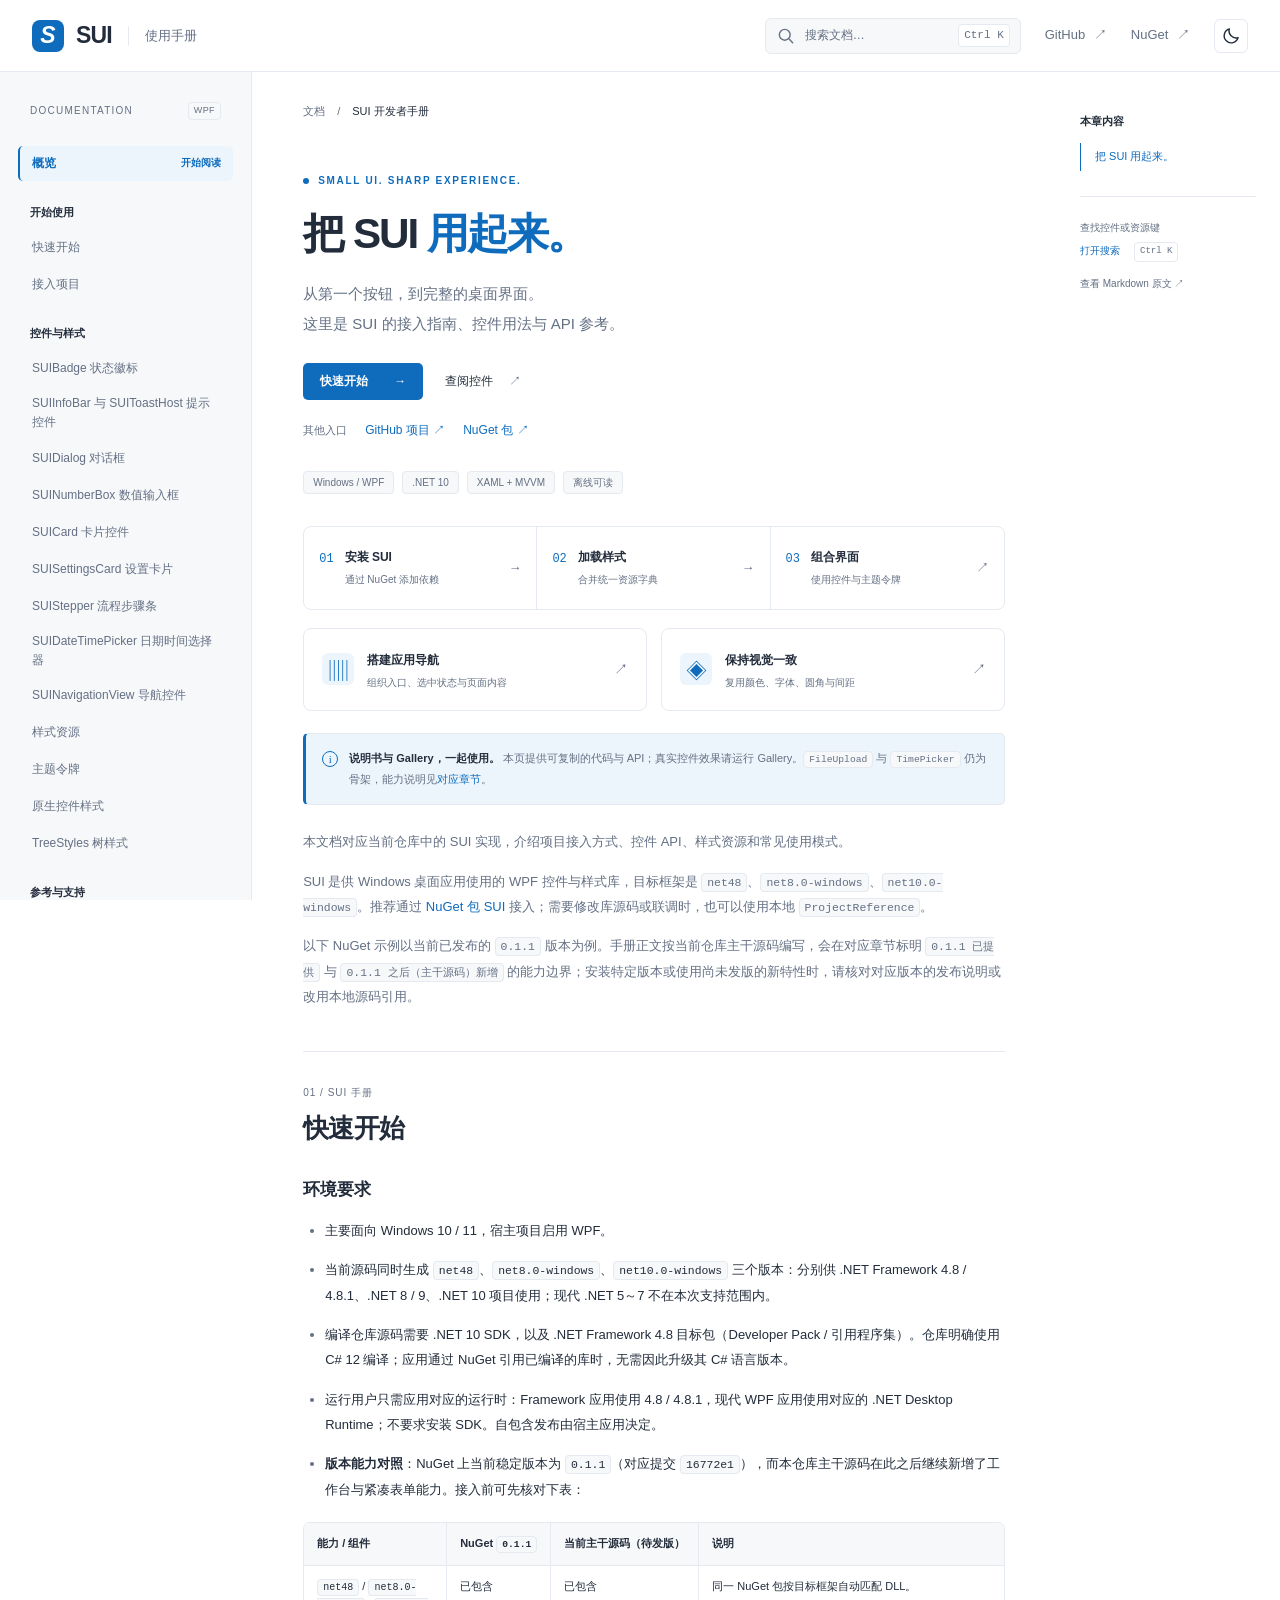
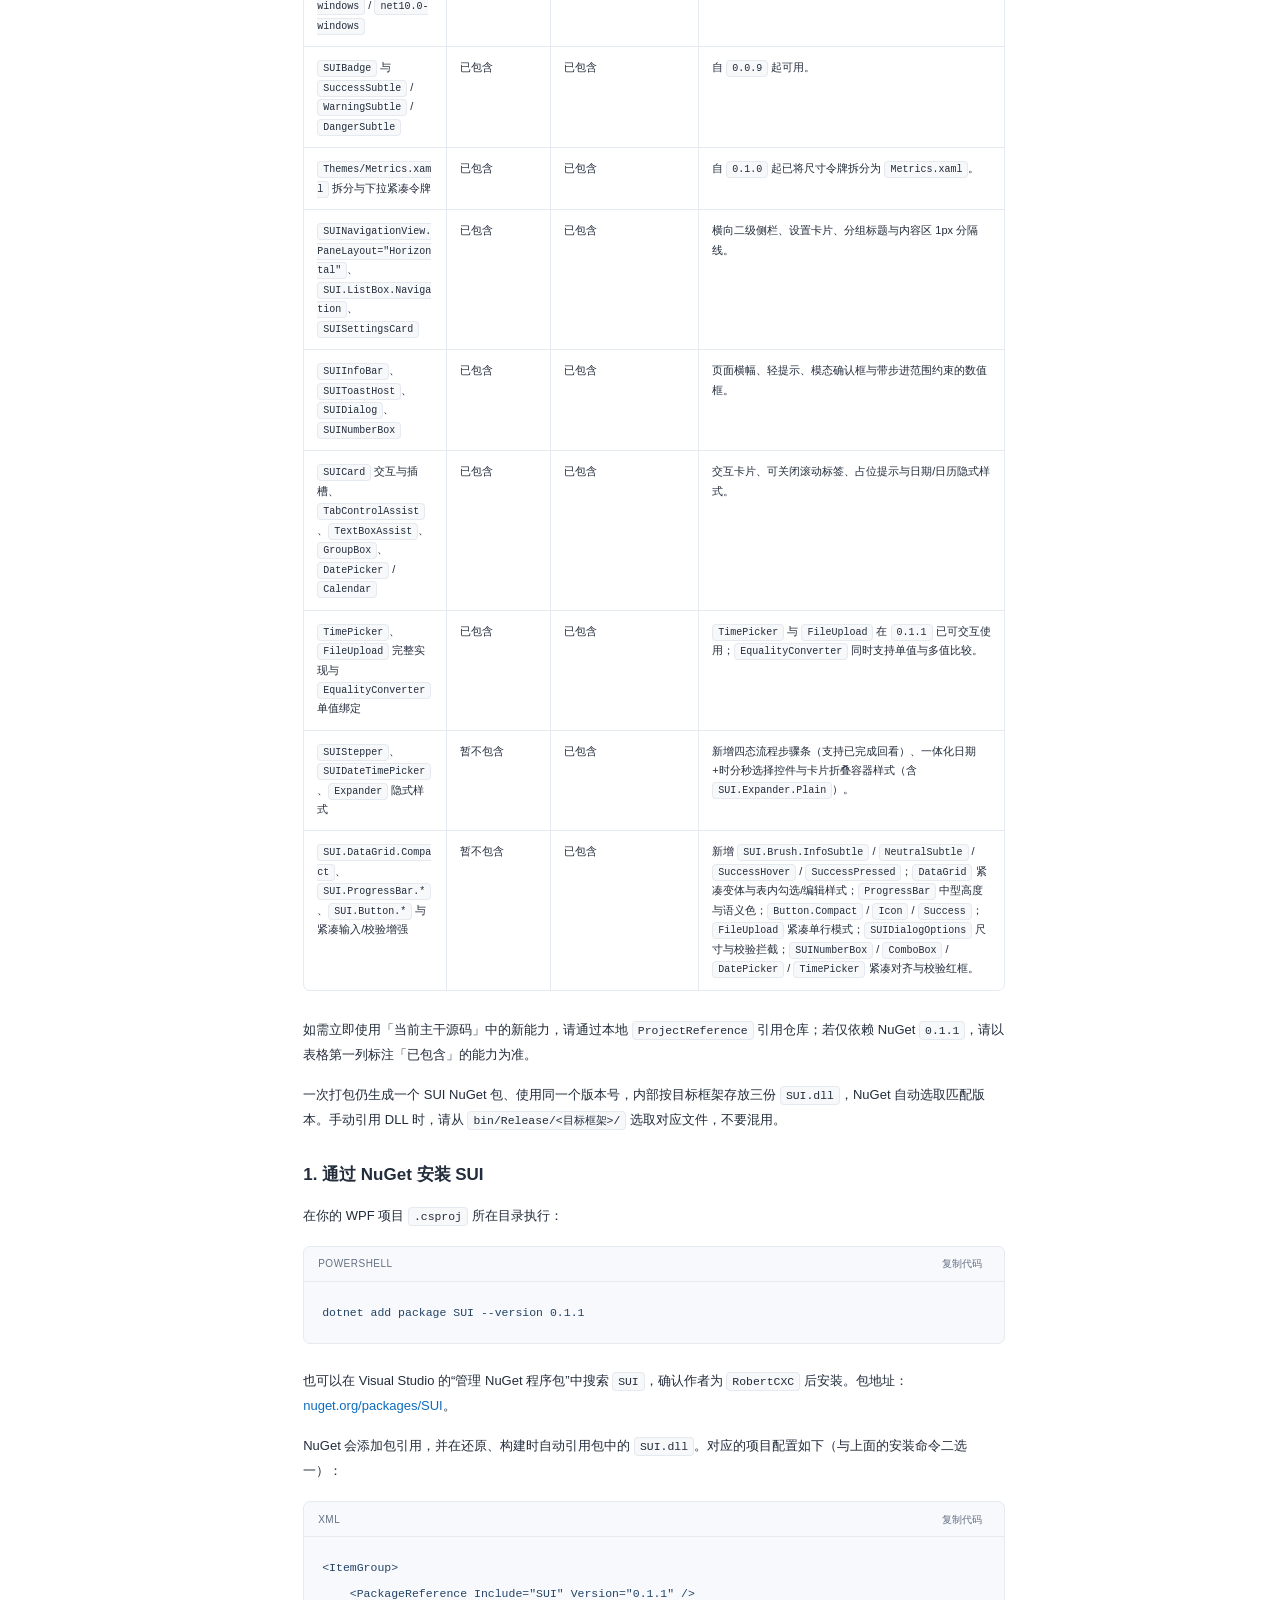
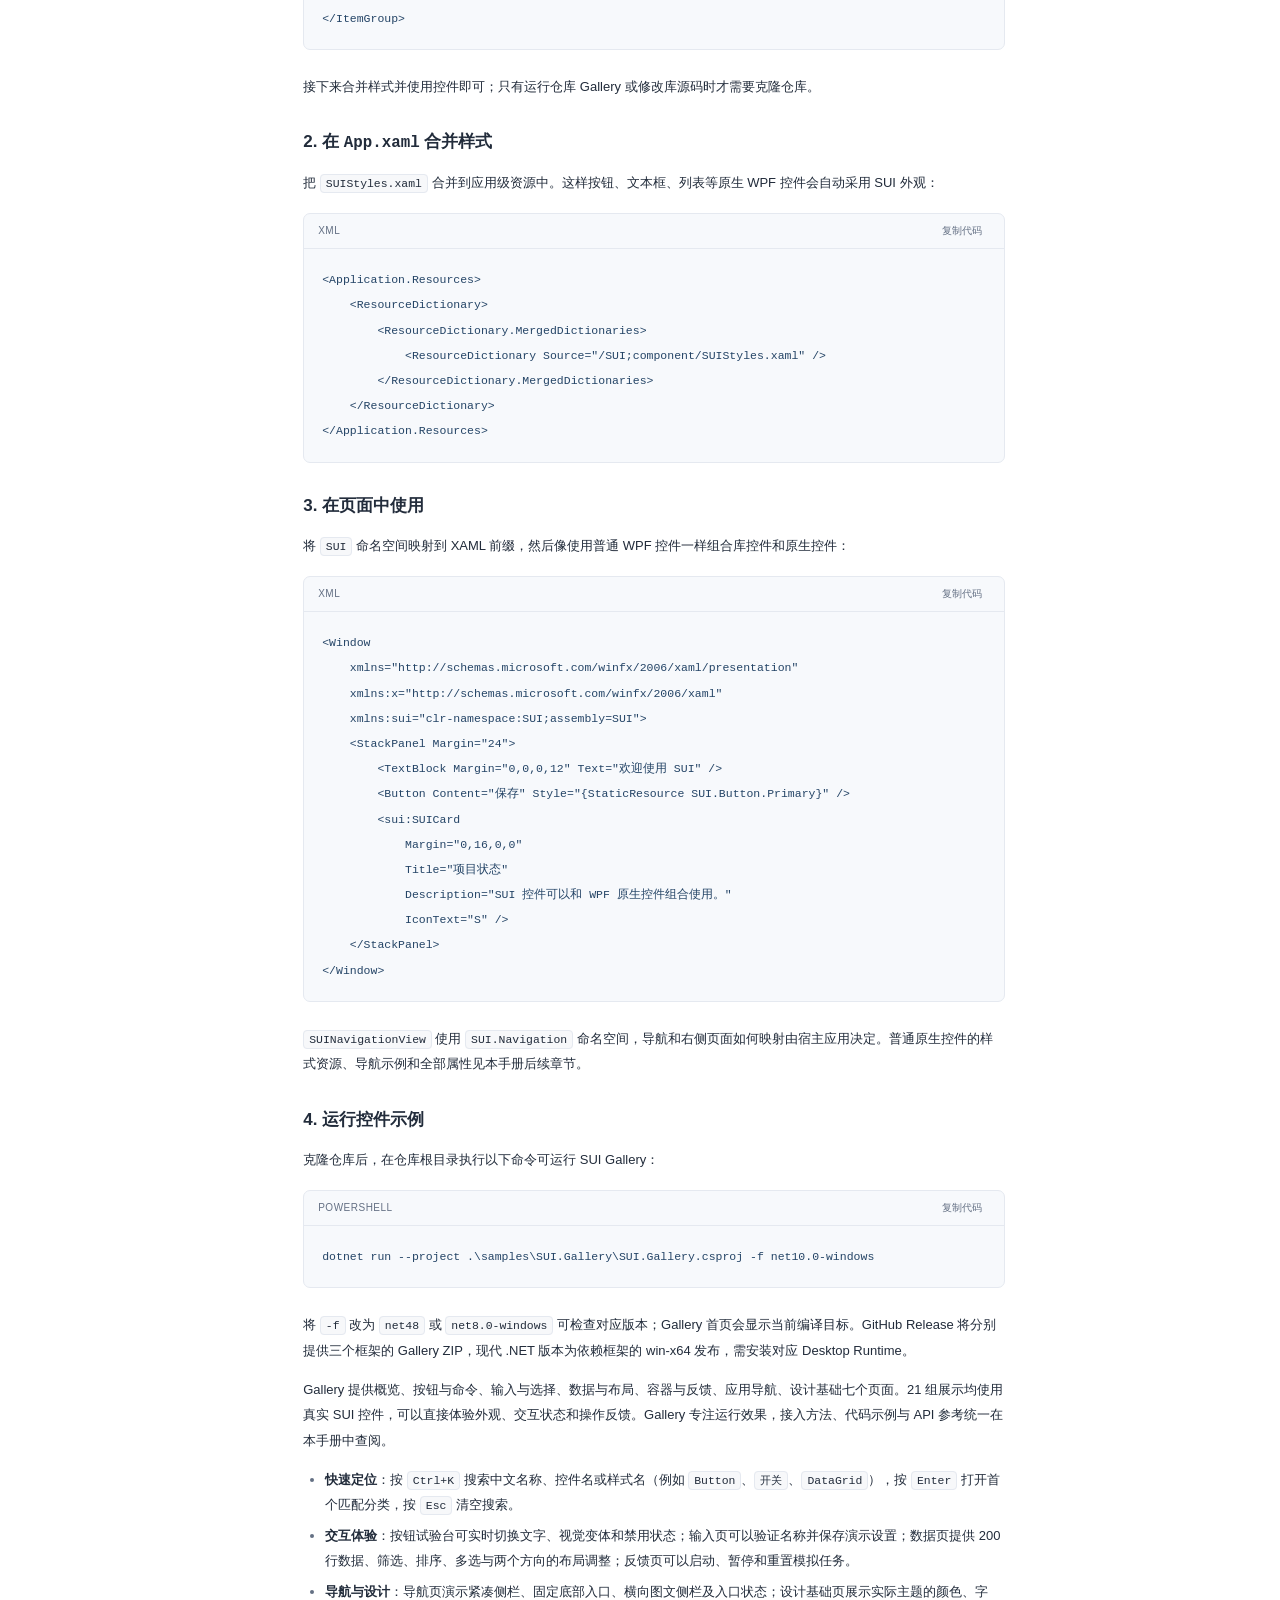
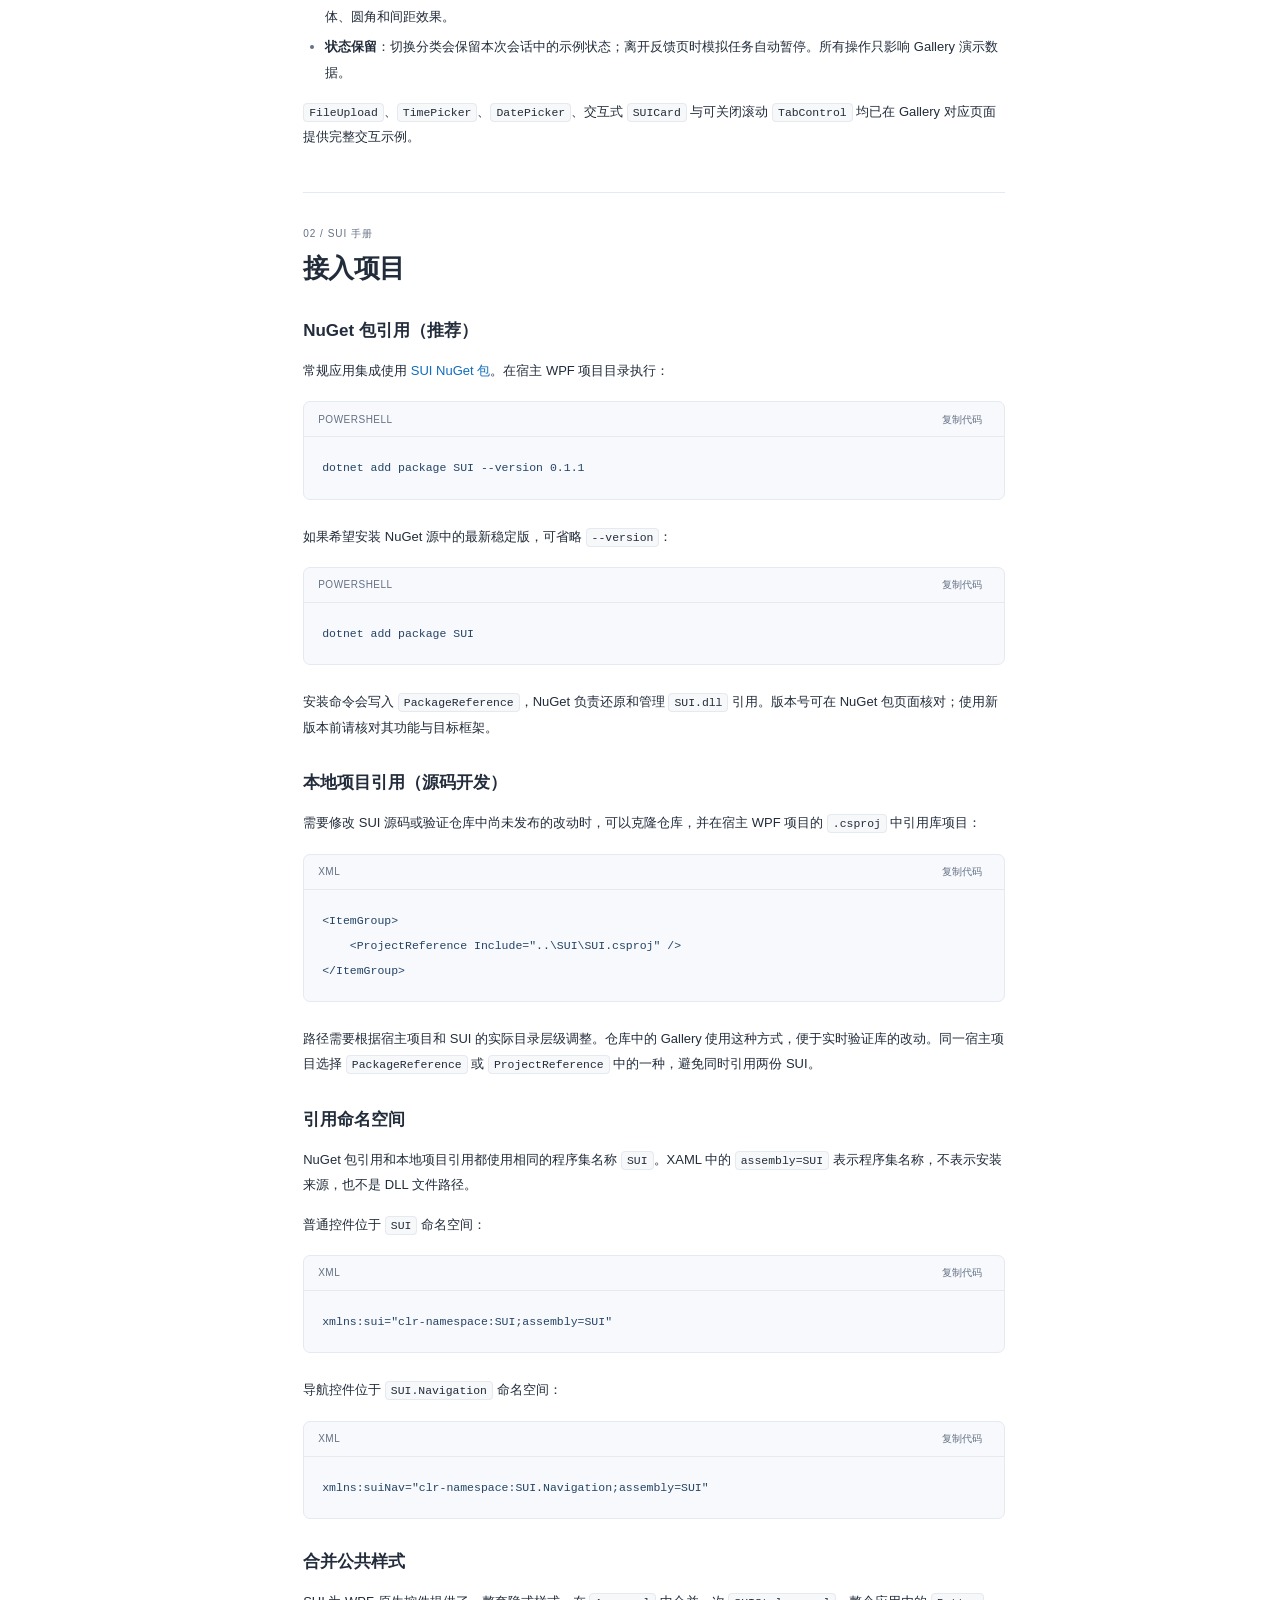
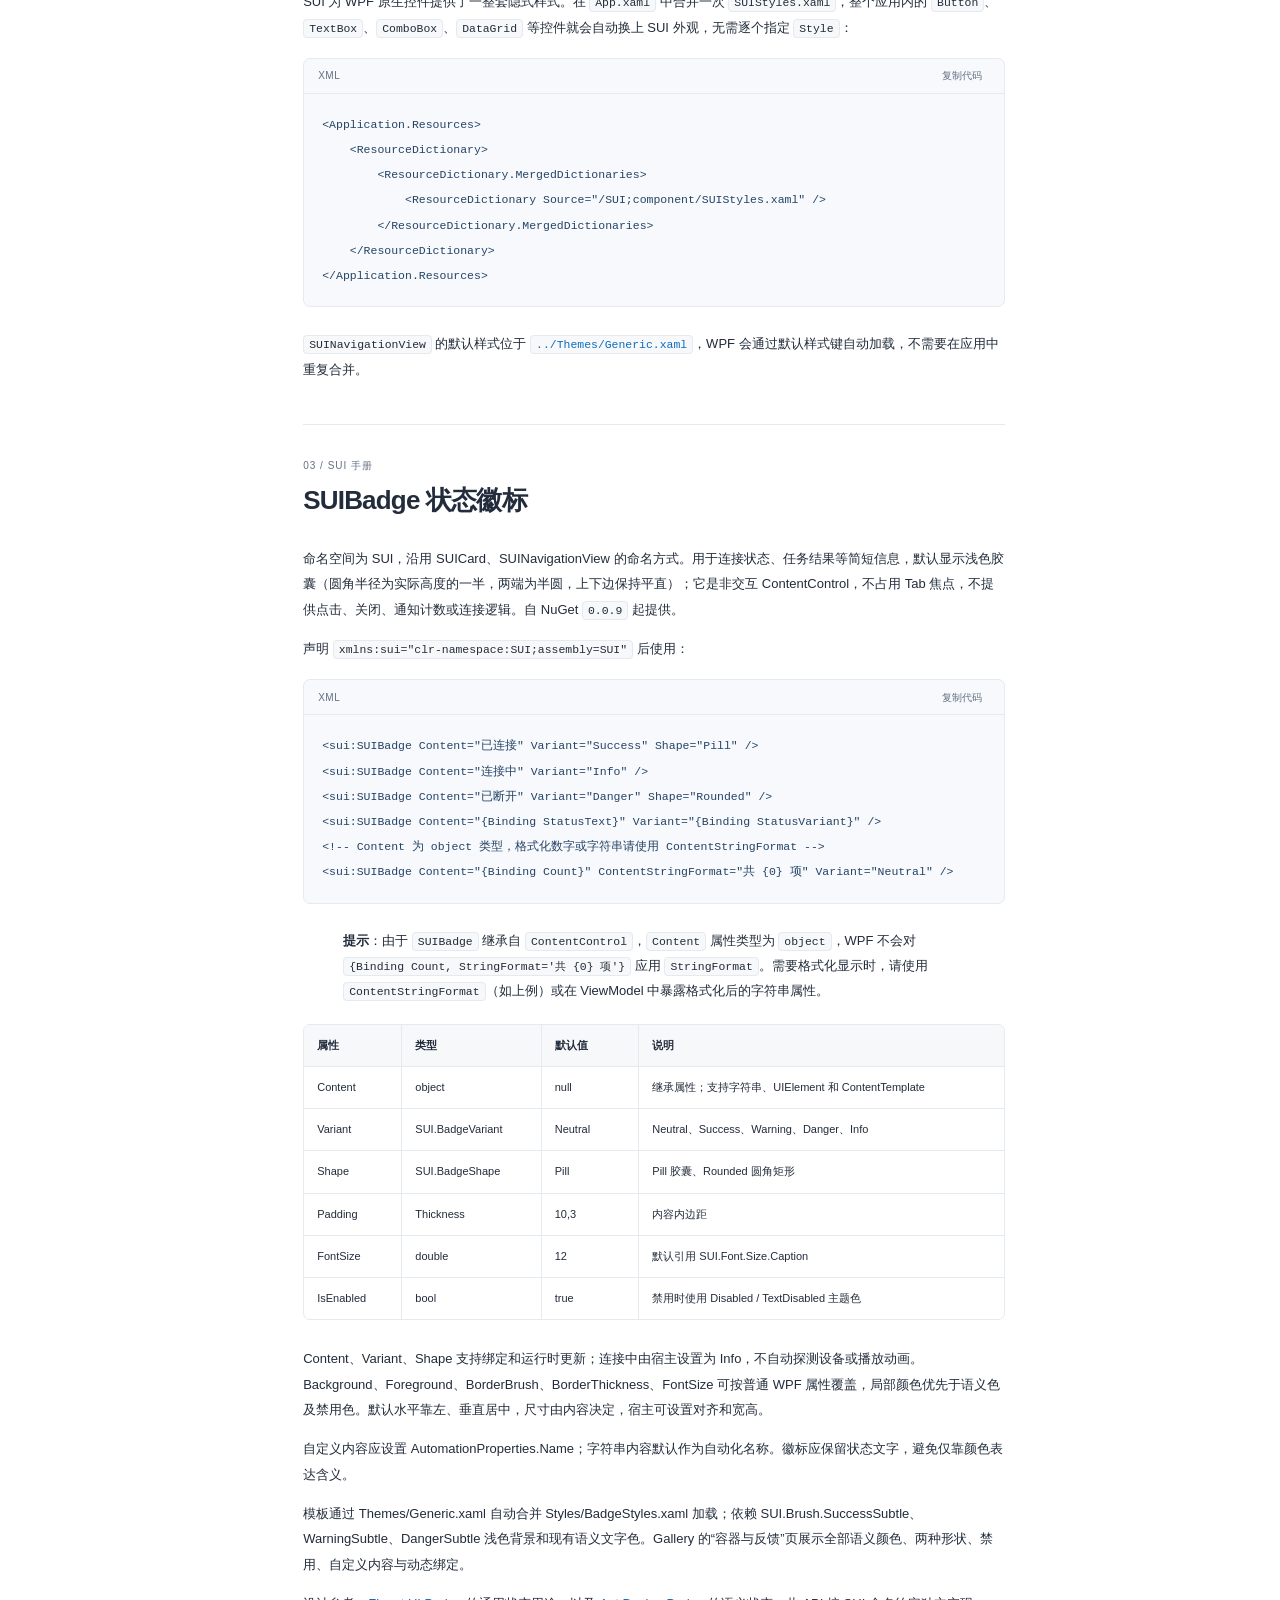
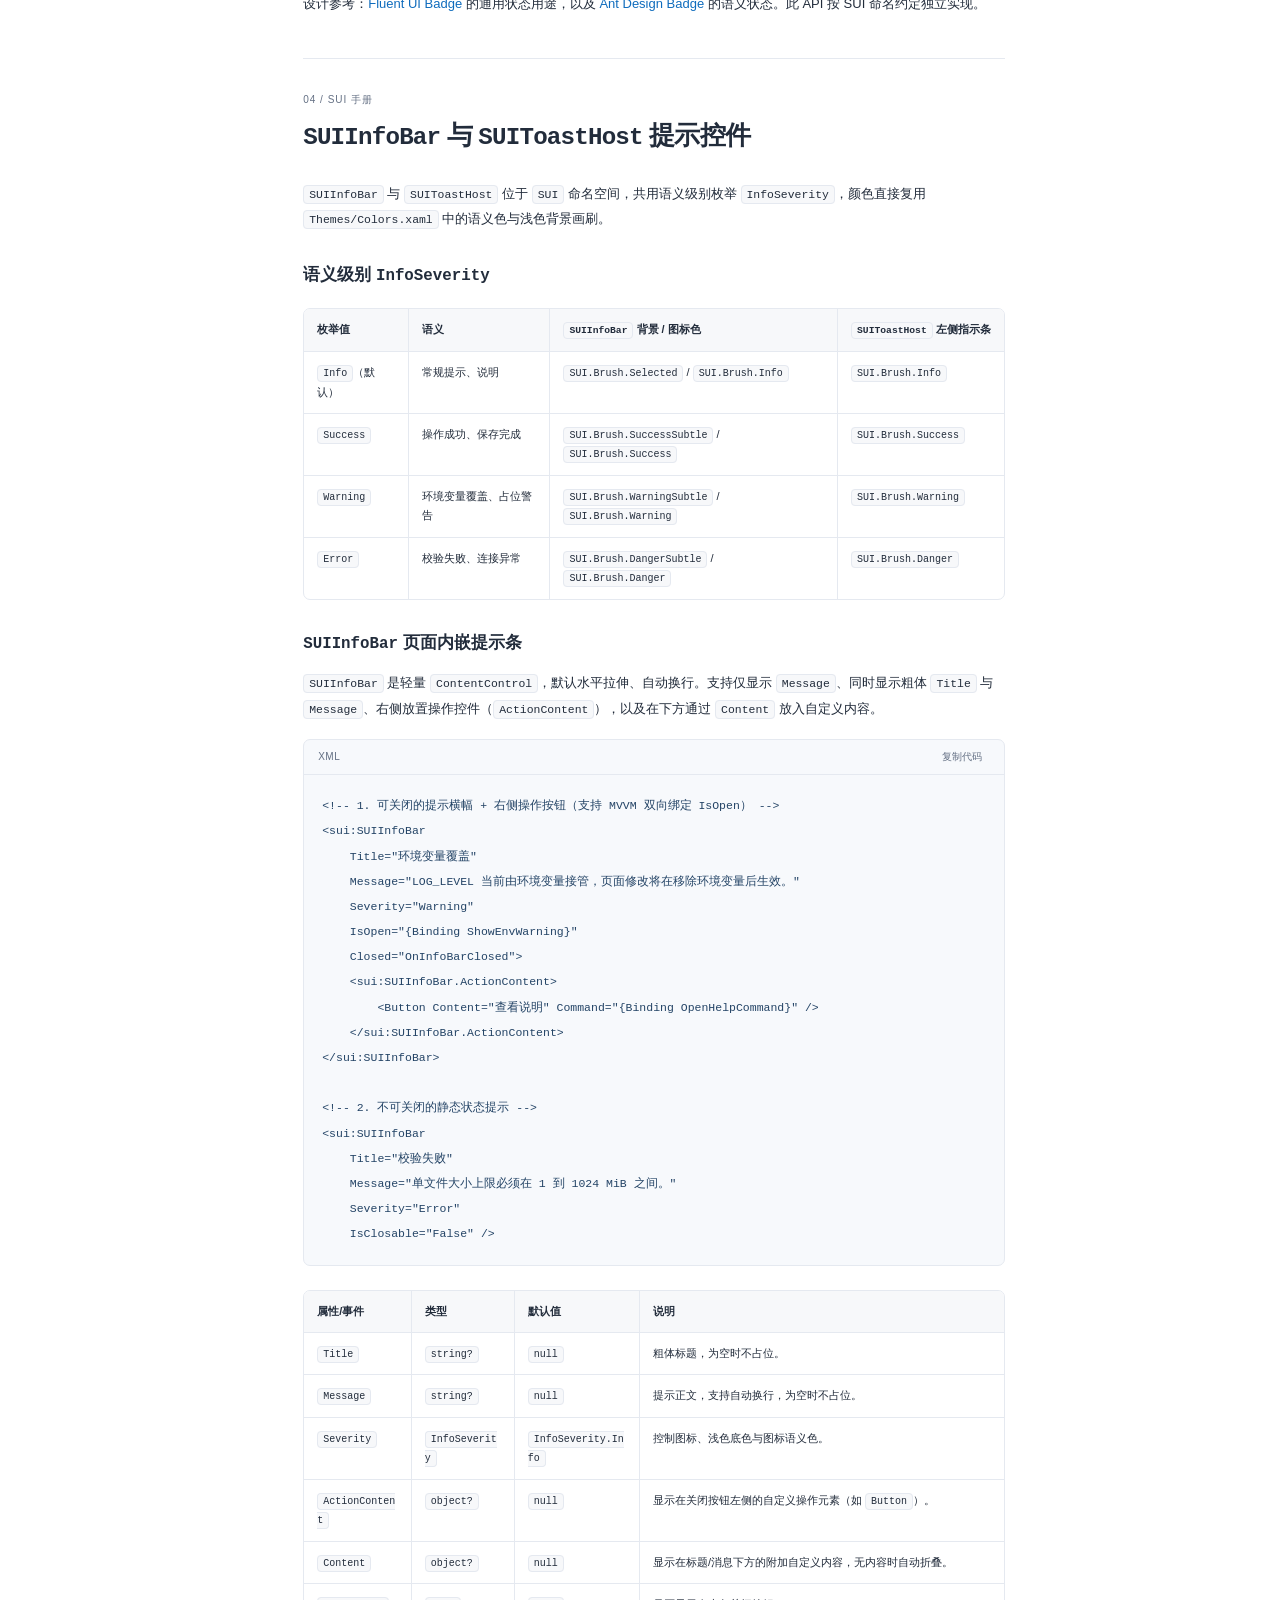
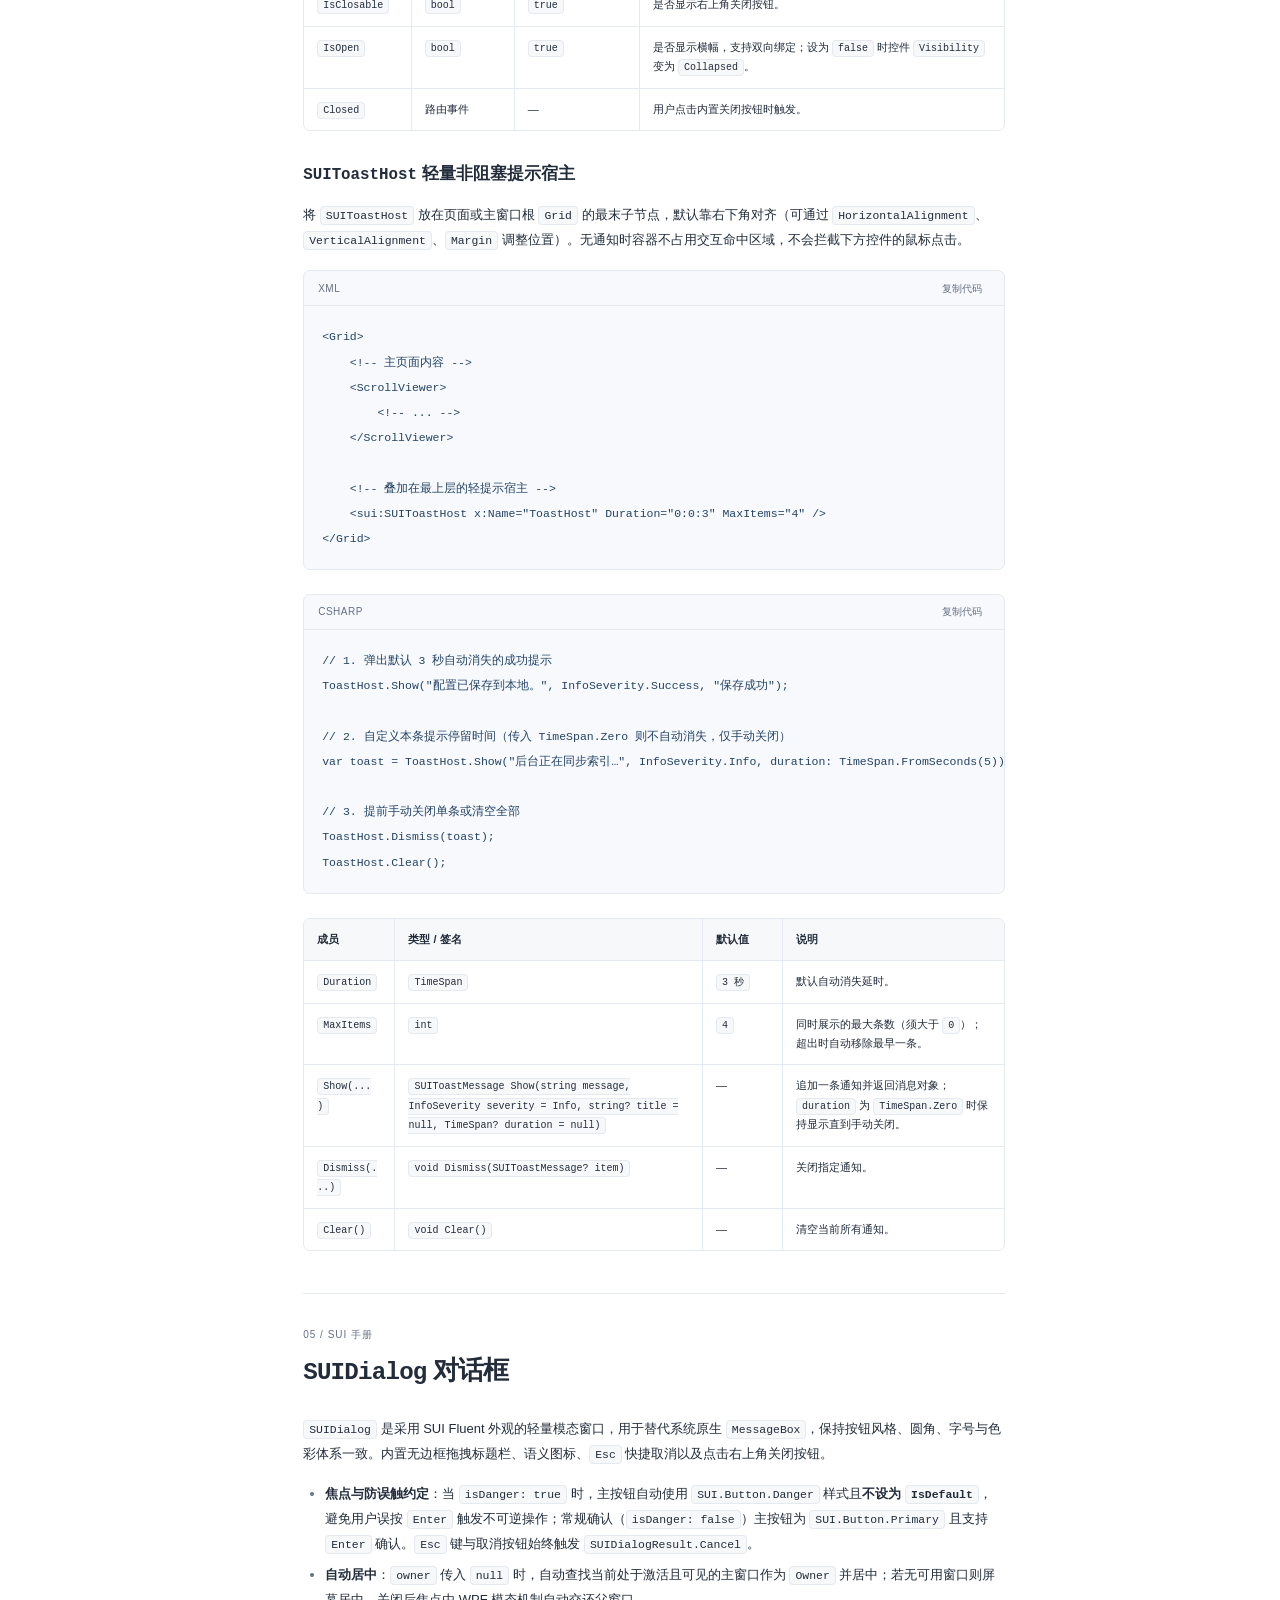
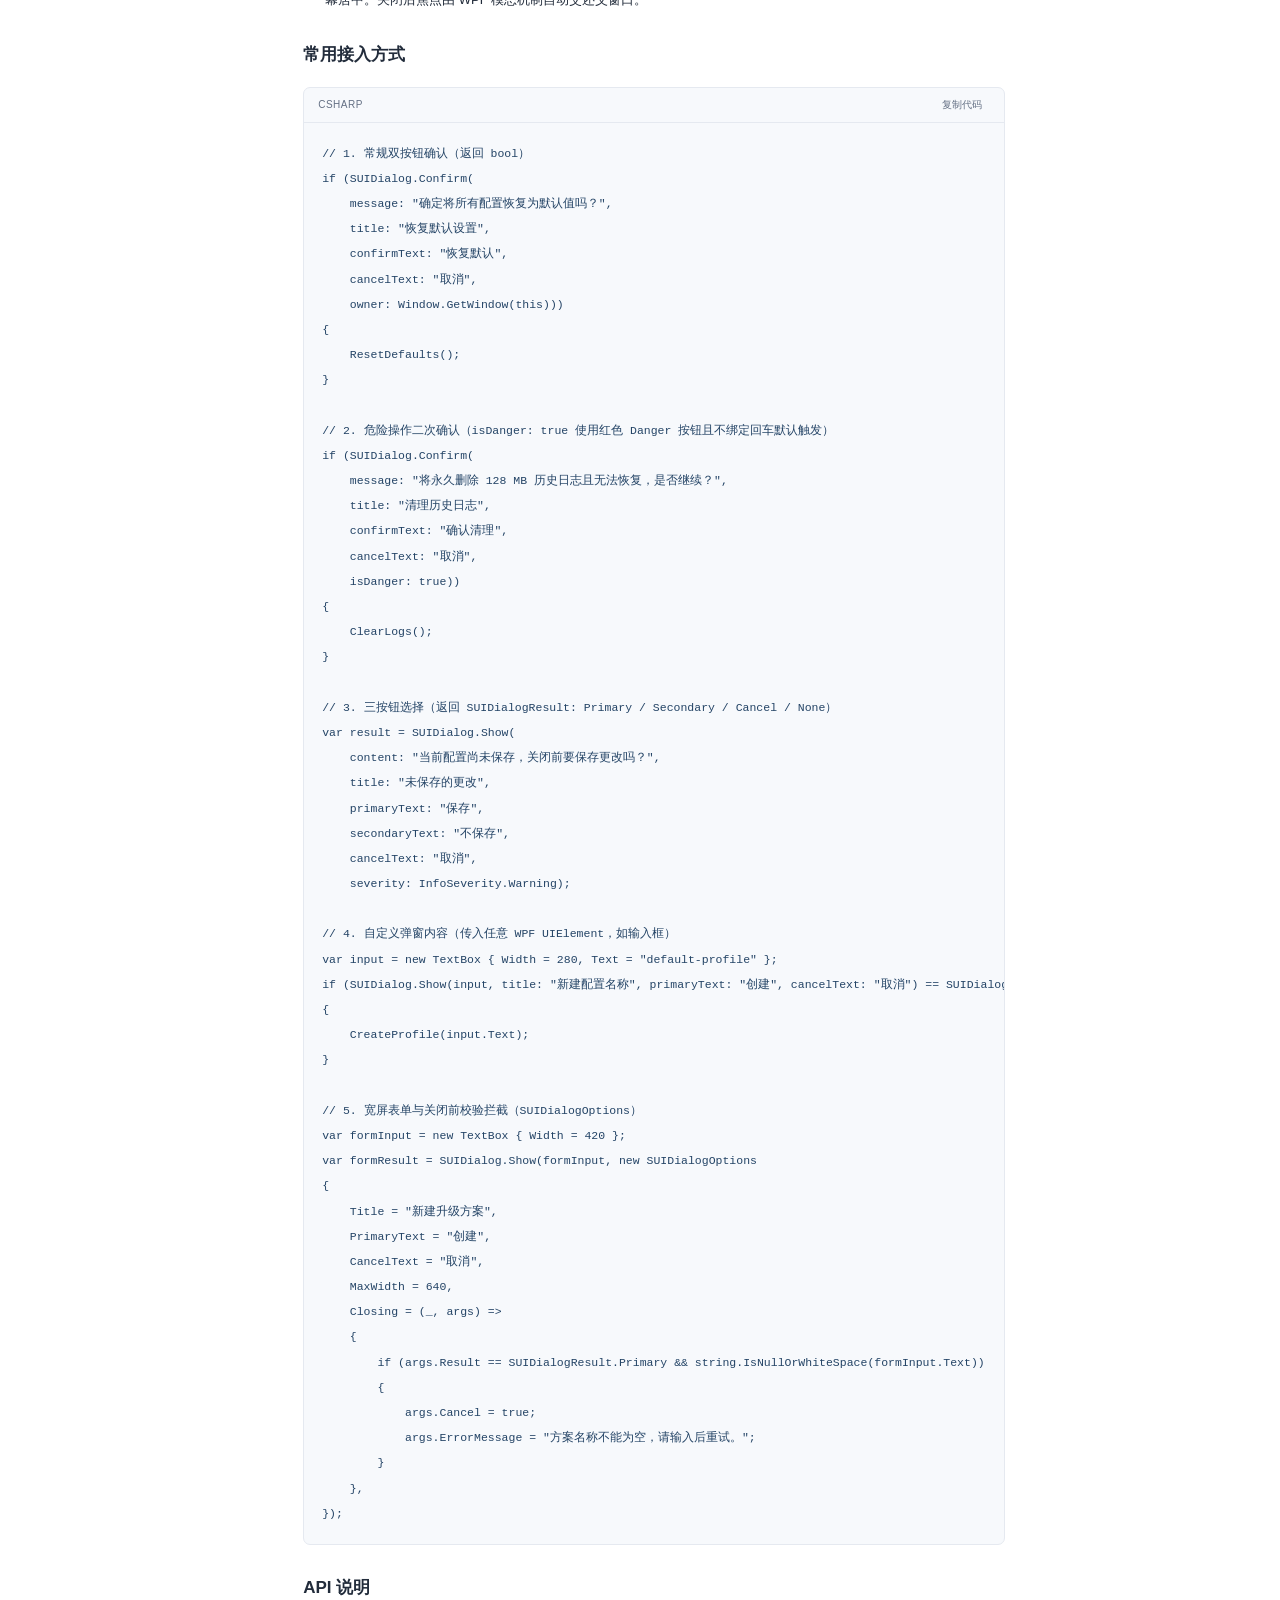
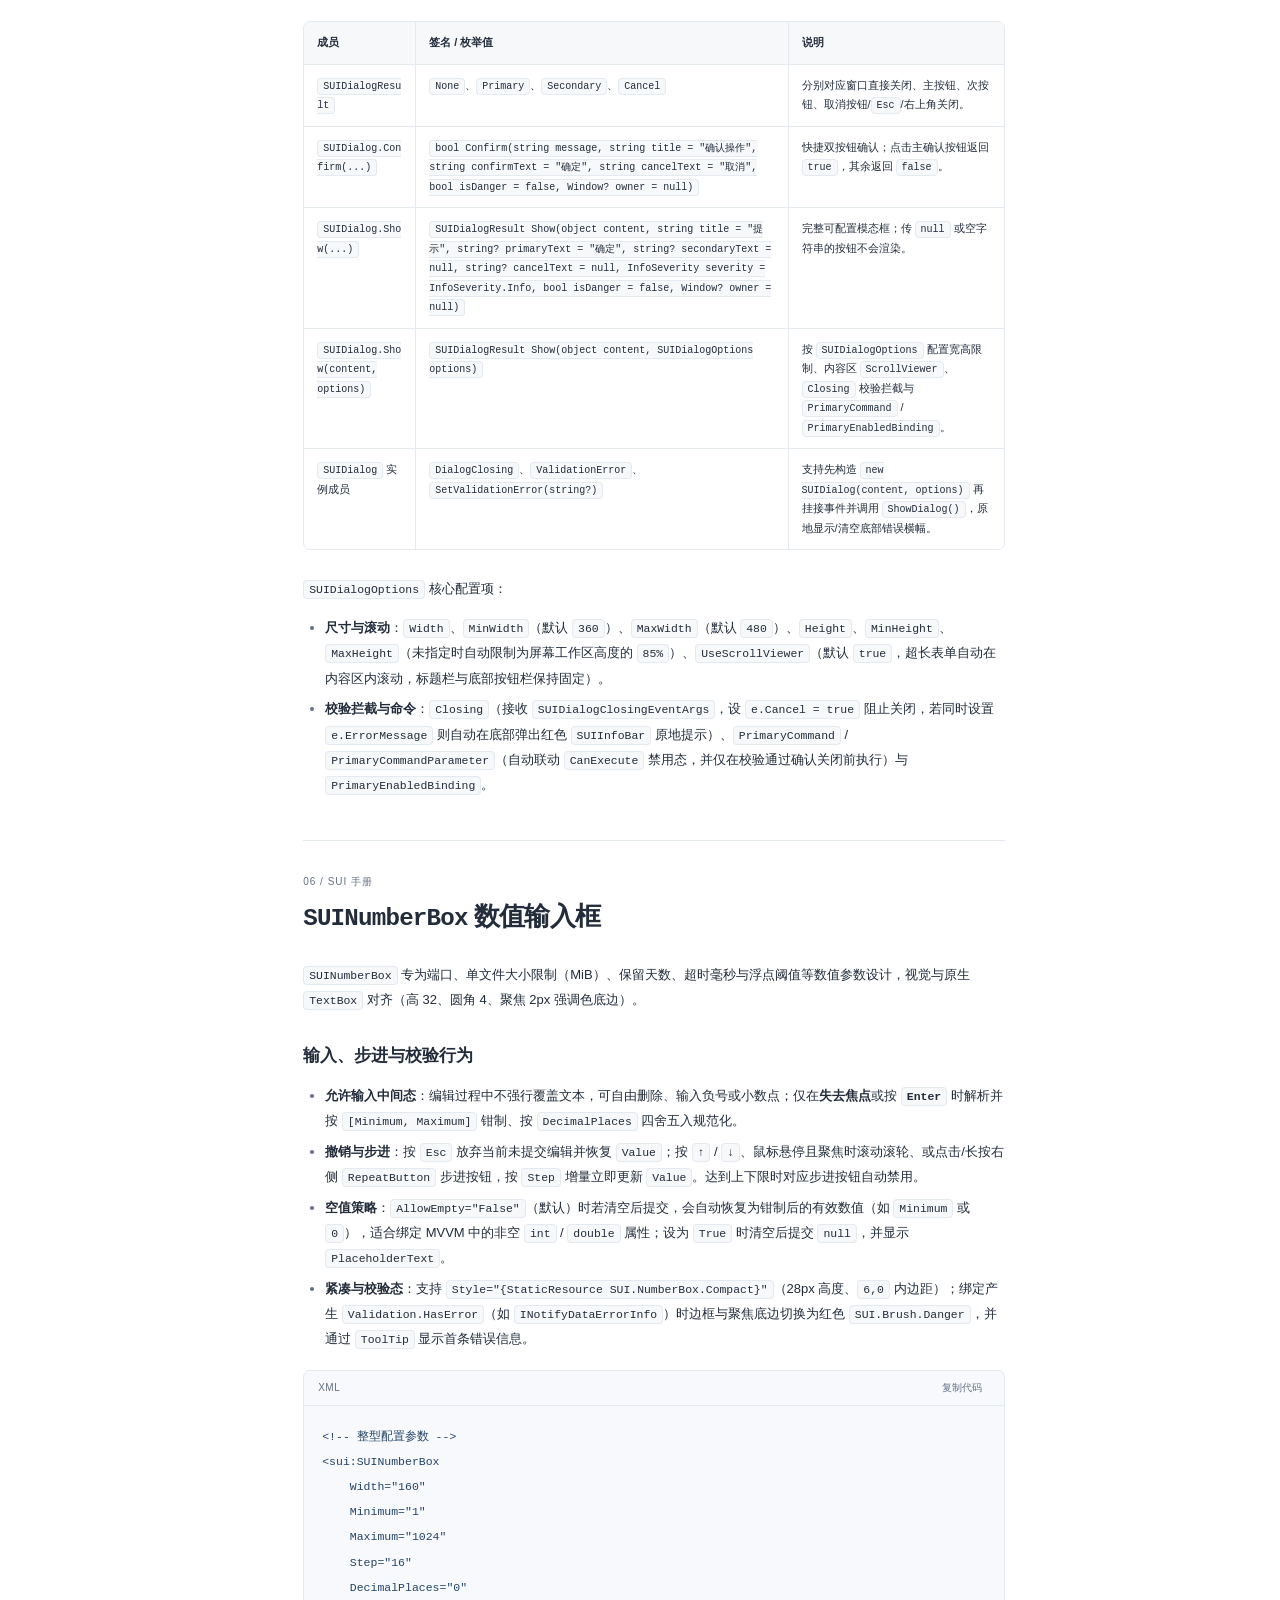
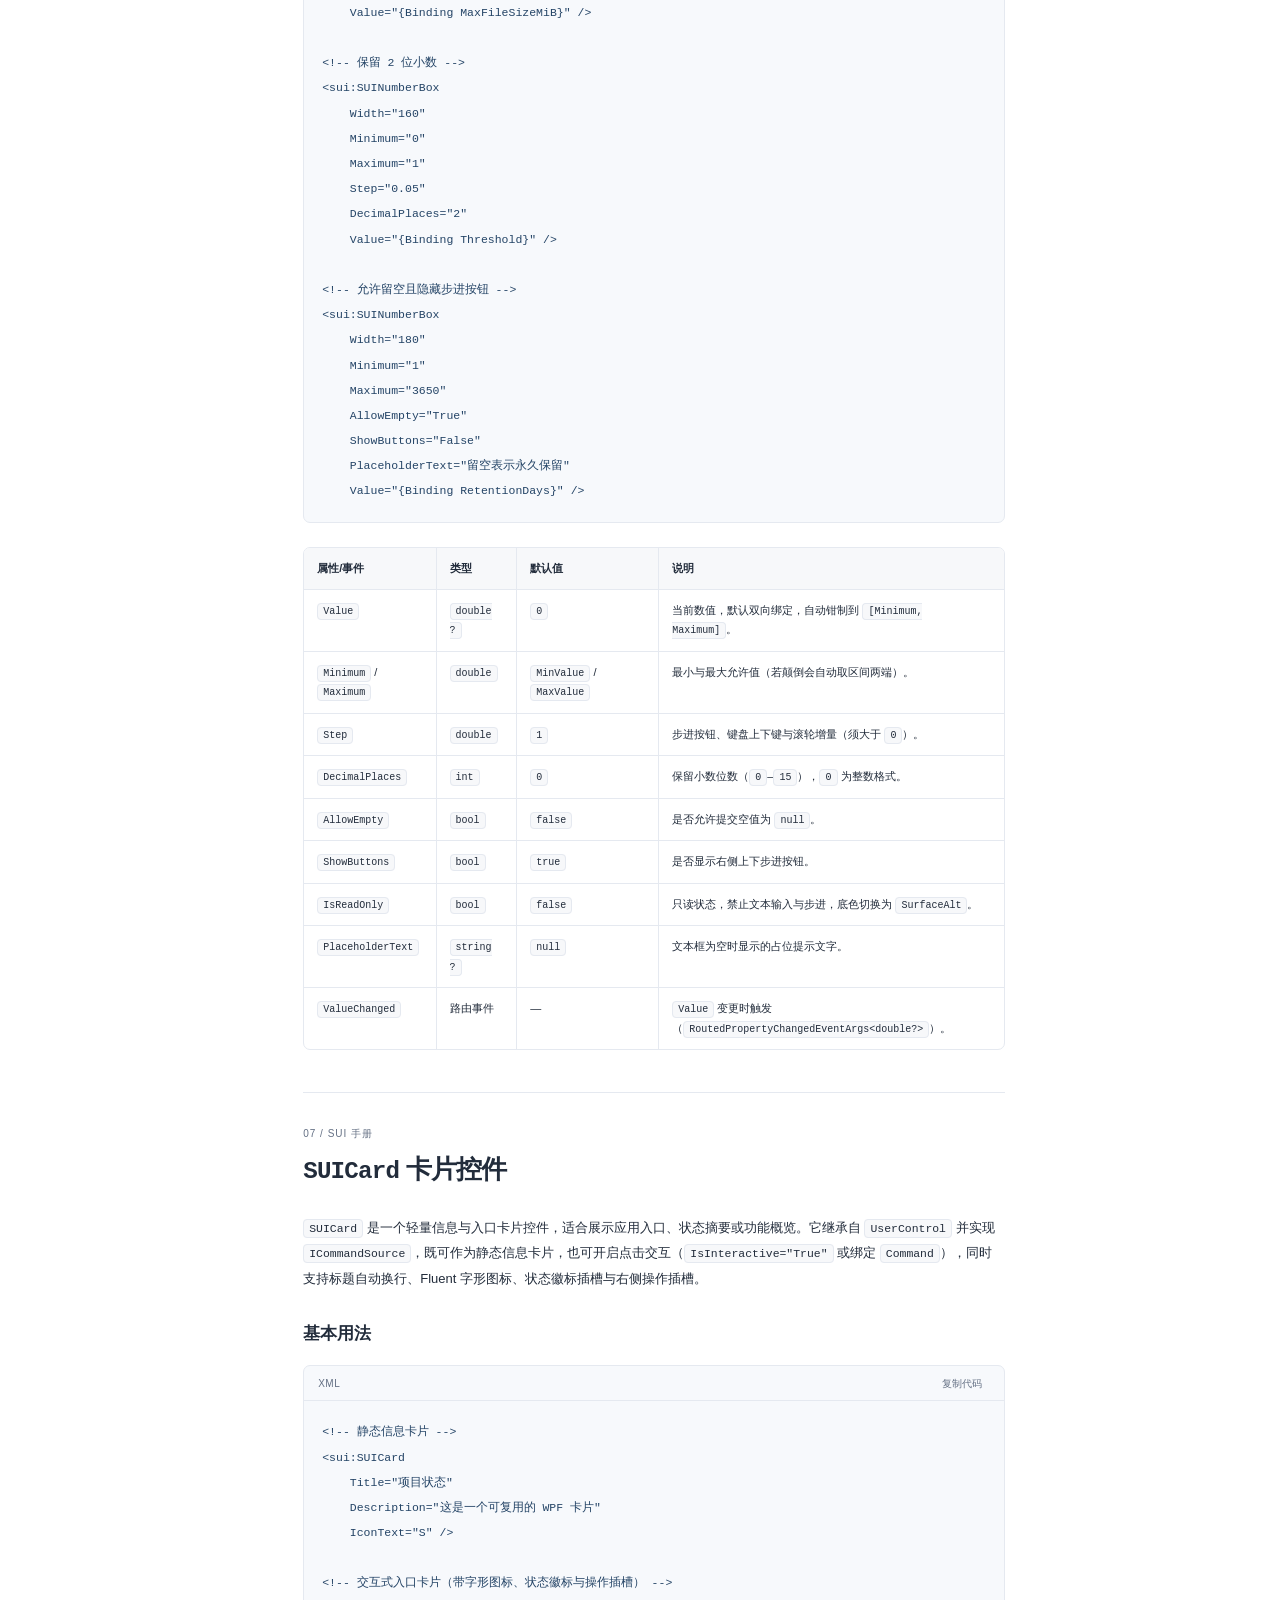
<file: docs/index.html>
<!doctype html>
<!-- 此文件由 scripts/Build-Docs.ps1 生成。正文请编辑 doc/使用手册.md。 -->
<html lang="zh-CN">
<head>
  <meta charset="utf-8">
  <meta name="viewport" content="width=device-width, initial-scale=1">
  <meta name="description" content="SUI 中文使用手册：WPF 项目接入、控件 API、原生样式、主题令牌与常见问题。">
  <meta name="color-scheme" content="light dark">
  <title>SUI 使用手册 · Small UI. Sharp Experience.</title>
  <link rel="icon" href="assets/favicon.svg" type="image/svg+xml">
  <link rel="stylesheet" href="assets/manual.css">
  <script src="assets/theme.js"></script>
  <script src="assets/manual.js" defer></script>
</head>
<body>
  <a class="skip-link" href="#正文">跳到正文</a>
  <header class="site-header">
    <a class="brand" href="#概览" aria-label="SUI 使用手册首页"><span class="brand-mark" aria-hidden="true">S</span><strong>SUI</strong><span class="brand-divider"></span><span class="brand-caption">使用手册</span></a>
    <div class="header-actions">
      <button class="search-trigger" type="button" aria-label="搜索文档" data-search-open hidden><svg viewBox="0 0 24 24" aria-hidden="true"><circle cx="10.5" cy="10.5" r="6.5"/><path d="m16 16 4 4"/></svg><span>搜索文档…</span><kbd>Ctrl K</kbd></button>
      <a class="repo-link" href="https://github.com/RobertCXC/SUI">GitHub <span aria-hidden="true">↗</span></a>
      <a class="repo-link" href="https://www.nuget.org/packages/SUI">NuGet <span aria-hidden="true">↗</span></a>
      <button class="icon-button theme-toggle" type="button" aria-label="切换文档主题" hidden><svg viewBox="0 0 24 24" aria-hidden="true"><path d="M20.5 14a8.5 8.5 0 0 1-10.5-10.5A8.5 8.5 0 1 0 20.5 14Z"/></svg></button>
    </div>
  </header>
  <div class="mobile-bar"><button type="button" class="menu-toggle" aria-expanded="false" aria-controls="sidebar" hidden>☰ 章节目录</button><a href="#概览">返回概览 ↑</a></div>
  <aside id="sidebar" class="sidebar" aria-label="手册章节">
    <div class="sidebar-heading">DOCUMENTATION <span>WPF</span></div>
    <nav><a class="nav-link overview-link" href="#概览">概览<span>开始阅读</span></a><p class="nav-group">开始使用</p><a class="nav-link" href="#快速开始">快速开始</a><a class="nav-link" href="#接入项目">接入项目</a><p class="nav-group">控件与样式</p><a class="nav-link" href="#suibadge-状态徽标">SUIBadge 状态徽标</a><a class="nav-link" href="#suiinfobar-与-suitoasthost-提示控件">SUIInfoBar 与 SUIToastHost 提示控件</a><a class="nav-link" href="#suidialog-对话框">SUIDialog 对话框</a><a class="nav-link" href="#suinumberbox-数值输入框">SUINumberBox 数值输入框</a><a class="nav-link" href="#suicard-卡片控件">SUICard 卡片控件</a><a class="nav-link" href="#suisettingscard-设置卡片">SUISettingsCard 设置卡片</a><a class="nav-link" href="#suistepper-流程步骤条">SUIStepper 流程步骤条</a><a class="nav-link" href="#suidatetimepicker-日期时间选择器">SUIDateTimePicker 日期时间选择器</a><a class="nav-link" href="#suinavigationview-导航控件">SUINavigationView 导航控件</a><a class="nav-link" href="#样式资源">样式资源</a><a class="nav-link" href="#主题令牌">主题令牌</a><a class="nav-link" href="#原生控件样式">原生控件样式</a><a class="nav-link" href="#treestyles-树样式">TreeStyles 树样式</a><p class="nav-group">参考与支持</p><a class="nav-link" href="#转换器">转换器</a><a class="nav-link" href="#fileupload-与-timepicker">FileUpload 与 TimePicker</a><a class="nav-link" href="#构建与排查">构建与排查</a><a class="nav-link" href="#许可证">许可证</a></nav>
    <div class="sidebar-footer"><span class="status-dot"></span>与仓库实现同步<span class="sidebar-tag">.NET 10</span></div>
  </aside>
  <main id="正文" tabindex="-1">
    <div class="reading-path"><span>文档</span><span aria-hidden="true">/</span><span>SUI 开发者手册</span></div>
    <section id="概览" class="hero" aria-labelledby="hero-title">
      <div class="hero-eyebrow"><span class="status-dot"></span> SMALL UI. SHARP EXPERIENCE.</div>
      <h1 id="hero-title">把 SUI <span>用起来。</span></h1>
      <p class="hero-description">从第一个按钮，到完整的桌面界面。<br>这里是 SUI 的接入指南、控件用法与 API 参考。</p>
      <div class="hero-actions"><a class="primary-link" href="#快速开始">快速开始 <span aria-hidden="true">→</span></a><a class="secondary-link" href="#原生控件样式">查阅控件 <span aria-hidden="true">↗</span></a></div>
      <nav class="platform-links" aria-label="SUI 项目入口"><span>其他入口</span><a href="https://github.com/RobertCXC/SUI">GitHub 项目 ↗</a><a href="https://www.nuget.org/packages/SUI">NuGet 包 ↗</a></nav>
      <div class="hero-tags"><span>Windows / WPF</span><span>.NET 10</span><span>XAML + MVVM</span><span>离线可读</span></div>
    </section>
    <div class="quick-path" aria-label="接入步骤">
      <a href="#1-通过-nuget-安装-sui"><span class="step-number">01</span><div><strong>安装 SUI</strong><span>通过 NuGet 添加依赖</span></div><span class="step-arrow" aria-hidden="true">→</span></a>
      <a href="#2-在-appxaml-合并样式"><span class="step-number">02</span><div><strong>加载样式</strong><span>合并统一资源字典</span></div><span class="step-arrow" aria-hidden="true">→</span></a>
      <a href="#3-在页面中使用"><span class="step-number">03</span><div><strong>组合界面</strong><span>使用控件与主题令牌</span></div><span class="step-arrow" aria-hidden="true">↗</span></a>
    </div>
    <div class="guide-links">
      <a href="#suinavigationview-导航控件"><span class="guide-icon" aria-hidden="true">▥</span><div><strong>搭建应用导航</strong><p>组织入口、选中状态与页面内容</p></div><span aria-hidden="true">↗</span></a>
      <a href="#主题令牌"><span class="guide-icon" aria-hidden="true">◈</span><div><strong>保持视觉一致</strong><p>复用颜色、字体、圆角与间距</p></div><span aria-hidden="true">↗</span></a>
    </div>
    <aside class="note"><span class="note-icon" aria-hidden="true">i</span><p><strong>说明书与 Gallery，一起使用。</strong> 本页提供可复制的代码与 API；真实控件效果请运行 Gallery。<code>FileUpload</code> 与 <code>TimePicker</code> 仍为骨架，能力说明见<a href="#fileupload-与-timepicker">对应章节</a>。</p></aside>
    <article class="manual-content" aria-label="完整使用手册"><div class="manual-intro"><p>本文档对应当前仓库中的 SUI 实现，介绍项目接入方式、控件 API、样式资源和常见使用模式。</p>
<p>SUI 是供 Windows 桌面应用使用的 WPF 控件与样式库，目标框架是 <code>net48</code>、<code>net8.0-windows</code>、<code>net10.0-windows</code>。推荐通过 <a href="https://www.nuget.org/packages/SUI">NuGet 包 SUI</a> 接入；需要修改库源码或联调时，也可以使用本地 <code>ProjectReference</code>。</p>
<p>以下 NuGet 示例以当前已发布的 <code>0.1.1</code> 版本为例。手册正文按当前仓库主干源码编写，会在对应章节标明 <code>0.1.1 已提供</code> 与 <code>0.1.1 之后（主干源码）新增</code> 的能力边界；安装特定版本或使用尚未发版的新特性时，请核对对应版本的发布说明或改用本地源码引用。</p>
</div>
<section class="doc-section" aria-labelledby="快速开始"><div class="section-number">01 / SUI 手册</div><h2 id="快速开始">快速开始<a class="heading-link" href="#快速开始" aria-label="链接到：快速开始">#</a></h2>
<h3 id="环境要求">环境要求<a class="heading-link" href="#环境要求" aria-label="链接到：环境要求">#</a></h3>
<ul>
<li><p>主要面向 Windows 10 / 11，宿主项目启用 WPF。</p>
</li>
<li><p>当前源码同时生成 <code>net48</code>、<code>net8.0-windows</code>、<code>net10.0-windows</code> 三个版本：分别供 .NET Framework 4.8 / 4.8.1、.NET 8 / 9、.NET 10 项目使用；现代 .NET 5～7 不在本次支持范围内。</p>
</li>
<li><p>编译仓库源码需要 .NET 10 SDK，以及 .NET Framework 4.8 目标包（Developer Pack / 引用程序集）。仓库明确使用 C# 12 编译；应用通过 NuGet 引用已编译的库时，无需因此升级其 C# 语言版本。</p>
</li>
<li><p>运行用户只需应用对应的运行时：Framework 应用使用 4.8 / 4.8.1，现代 WPF 应用使用对应的 .NET Desktop Runtime；不要求安装 SDK。自包含发布由宿主应用决定。</p>
</li>
<li><p><strong>版本能力对照</strong>：NuGet 上当前稳定版本为 <code>0.1.1</code>（对应提交 <code>16772e1</code>），而本仓库主干源码在此之后继续新增了工作台与紧凑表单能力。接入前可先核对下表：</p>
</li>
</ul>
<div class="table-scroll" role="region" aria-label="参考表格，可横向滚动" tabindex="0"><table>
<thead>
<tr>
<th>能力 / 组件</th>
<th>NuGet <code>0.1.1</code></th>
<th>当前主干源码（待发版）</th>
<th>说明</th>
</tr>
</thead>
<tbody>
<tr>
<td><code>net48</code> / <code>net8.0-windows</code> / <code>net10.0-windows</code></td>
<td>已包含</td>
<td>已包含</td>
<td>同一 NuGet 包按目标框架自动匹配 DLL。</td>
</tr>
<tr>
<td><code>SUIBadge</code> 与 <code>SuccessSubtle</code> / <code>WarningSubtle</code> / <code>DangerSubtle</code></td>
<td>已包含</td>
<td>已包含</td>
<td>自 <code>0.0.9</code> 起可用。</td>
</tr>
<tr>
<td><code>Themes/Metrics.xaml</code> 拆分与下拉紧凑令牌</td>
<td>已包含</td>
<td>已包含</td>
<td>自 <code>0.1.0</code> 起已将尺寸令牌拆分为 <code>Metrics.xaml</code>。</td>
</tr>
<tr>
<td><code>SUINavigationView.PaneLayout=&quot;Horizontal&quot;</code>、<code>SUI.ListBox.Navigation</code>、<code>SUISettingsCard</code></td>
<td>已包含</td>
<td>已包含</td>
<td>横向二级侧栏、设置卡片、分组标题与内容区 1px 分隔线。</td>
</tr>
<tr>
<td><code>SUIInfoBar</code>、<code>SUIToastHost</code>、<code>SUIDialog</code>、<code>SUINumberBox</code></td>
<td>已包含</td>
<td>已包含</td>
<td>页面横幅、轻提示、模态确认框与带步进范围约束的数值框。</td>
</tr>
<tr>
<td><code>SUICard</code> 交互与插槽、<code>TabControlAssist</code>、<code>TextBoxAssist</code>、<code>GroupBox</code>、<code>DatePicker</code> / <code>Calendar</code></td>
<td>已包含</td>
<td>已包含</td>
<td>交互卡片、可关闭滚动标签、占位提示与日期/日历隐式样式。</td>
</tr>
<tr>
<td><code>TimePicker</code>、<code>FileUpload</code> 完整实现与 <code>EqualityConverter</code> 单值绑定</td>
<td>已包含</td>
<td>已包含</td>
<td><code>TimePicker</code> 与 <code>FileUpload</code> 在 <code>0.1.1</code> 已可交互使用；<code>EqualityConverter</code> 同时支持单值与多值比较。</td>
</tr>
<tr>
<td><code>SUIStepper</code>、<code>SUIDateTimePicker</code>、<code>Expander</code> 隐式样式</td>
<td>暂不包含</td>
<td>已包含</td>
<td>新增四态流程步骤条（支持已完成回看）、一体化日期+时分秒选择控件与卡片折叠容器样式（含 <code>SUI.Expander.Plain</code>）。</td>
</tr>
<tr>
<td><code>SUI.DataGrid.Compact</code>、<code>SUI.ProgressBar.*</code>、<code>SUI.Button.*</code> 与紧凑输入/校验增强</td>
<td>暂不包含</td>
<td>已包含</td>
<td>新增 <code>SUI.Brush.InfoSubtle</code> / <code>NeutralSubtle</code> / <code>SuccessHover</code> / <code>SuccessPressed</code>；<code>DataGrid</code> 紧凑变体与表内勾选/编辑样式；<code>ProgressBar</code> 中型高度与语义色；<code>Button.Compact</code> / <code>Icon</code> / <code>Success</code>；<code>FileUpload</code> 紧凑单行模式；<code>SUIDialogOptions</code> 尺寸与校验拦截；<code>SUINumberBox</code> / <code>ComboBox</code> / <code>DatePicker</code> / <code>TimePicker</code> 紧凑对齐与校验红框。</td>
</tr>
</tbody>
</table></div>
<p>如需立即使用「当前主干源码」中的新能力，请通过本地 <code>ProjectReference</code> 引用仓库；若仅依赖 NuGet <code>0.1.1</code>，请以表格第一列标注「已包含」的能力为准。</p>
<p>一次打包仍生成一个 SUI NuGet 包、使用同一个版本号，内部按目标框架存放三份 <code>SUI.dll</code>，NuGet 自动选取匹配版本。手动引用 DLL 时，请从 <code>bin/Release/&lt;目标框架&gt;/</code> 选取对应文件，不要混用。</p>
<h3 id="1-通过-nuget-安装-sui">1. 通过 NuGet 安装 SUI<a class="heading-link" href="#1-通过-nuget-安装-sui" aria-label="链接到：1. 通过 NuGet 安装 SUI">#</a></h3>
<p>在你的 WPF 项目 <code>.csproj</code> 所在目录执行：</p>
<div class="code-block"><div class="code-toolbar"><span>powershell</span><button type="button" class="copy-button" hidden>复制代码</button></div><pre tabindex="0" aria-label="powershell 代码示例"><code class="language-powershell">dotnet add package SUI --version 0.1.1
</code></pre></div>
<p>也可以在 Visual Studio 的“管理 NuGet 程序包”中搜索 <code>SUI</code>，确认作者为 <code>RobertCXC</code> 后安装。包地址：<a href="https://www.nuget.org/packages/SUI">nuget.org/packages/SUI</a>。</p>
<p>NuGet 会添加包引用，并在还原、构建时自动引用包中的 <code>SUI.dll</code>。对应的项目配置如下（与上面的安装命令二选一）：</p>
<div class="code-block"><div class="code-toolbar"><span>xml</span><button type="button" class="copy-button" hidden>复制代码</button></div><pre tabindex="0" aria-label="xml 代码示例"><code class="language-xml">&lt;ItemGroup&gt;
    &lt;PackageReference Include=&quot;SUI&quot; Version=&quot;0.1.1&quot; /&gt;
&lt;/ItemGroup&gt;
</code></pre></div>
<p>接下来合并样式并使用控件即可；只有运行仓库 Gallery 或修改库源码时才需要克隆仓库。</p>
<h3 id="2-在-appxaml-合并样式">2. 在 <code>App.xaml</code> 合并样式<a class="heading-link" href="#2-在-appxaml-合并样式" aria-label="链接到：2. 在 App.xaml 合并样式">#</a></h3>
<p>把 <code>SUIStyles.xaml</code> 合并到应用级资源中。这样按钮、文本框、列表等原生 WPF 控件会自动采用 SUI 外观：</p>
<div class="code-block"><div class="code-toolbar"><span>xml</span><button type="button" class="copy-button" hidden>复制代码</button></div><pre tabindex="0" aria-label="xml 代码示例"><code class="language-xml">&lt;Application.Resources&gt;
    &lt;ResourceDictionary&gt;
        &lt;ResourceDictionary.MergedDictionaries&gt;
            &lt;ResourceDictionary Source=&quot;/SUI;component/SUIStyles.xaml&quot; /&gt;
        &lt;/ResourceDictionary.MergedDictionaries&gt;
    &lt;/ResourceDictionary&gt;
&lt;/Application.Resources&gt;
</code></pre></div>
<h3 id="3-在页面中使用">3. 在页面中使用<a class="heading-link" href="#3-在页面中使用" aria-label="链接到：3. 在页面中使用">#</a></h3>
<p>将 <code>SUI</code> 命名空间映射到 XAML 前缀，然后像使用普通 WPF 控件一样组合库控件和原生控件：</p>
<div class="code-block"><div class="code-toolbar"><span>xml</span><button type="button" class="copy-button" hidden>复制代码</button></div><pre tabindex="0" aria-label="xml 代码示例"><code class="language-xml">&lt;Window
    xmlns=&quot;http://schemas.microsoft.com/winfx/2006/xaml/presentation&quot;
    xmlns:x=&quot;http://schemas.microsoft.com/winfx/2006/xaml&quot;
    xmlns:sui=&quot;clr-namespace:SUI;assembly=SUI&quot;&gt;
    &lt;StackPanel Margin=&quot;24&quot;&gt;
        &lt;TextBlock Margin=&quot;0,0,0,12&quot; Text=&quot;欢迎使用 SUI&quot; /&gt;
        &lt;Button Content=&quot;保存&quot; Style=&quot;{StaticResource SUI.Button.Primary}&quot; /&gt;
        &lt;sui:SUICard
            Margin=&quot;0,16,0,0&quot;
            Title=&quot;项目状态&quot;
            Description=&quot;SUI 控件可以和 WPF 原生控件组合使用。&quot;
            IconText=&quot;S&quot; /&gt;
    &lt;/StackPanel&gt;
&lt;/Window&gt;
</code></pre></div>
<p><code>SUINavigationView</code> 使用 <code>SUI.Navigation</code> 命名空间，导航和右侧页面如何映射由宿主应用决定。普通原生控件的样式资源、导航示例和全部属性见本手册后续章节。</p>
<h3 id="4-运行控件示例">4. 运行控件示例<a class="heading-link" href="#4-运行控件示例" aria-label="链接到：4. 运行控件示例">#</a></h3>
<p>克隆仓库后，在仓库根目录执行以下命令可运行 SUI Gallery：</p>
<div class="code-block"><div class="code-toolbar"><span>powershell</span><button type="button" class="copy-button" hidden>复制代码</button></div><pre tabindex="0" aria-label="powershell 代码示例"><code class="language-powershell">dotnet run --project .\samples\SUI.Gallery\SUI.Gallery.csproj -f net10.0-windows
</code></pre></div>
<p>将 <code>-f</code> 改为 <code>net48</code> 或 <code>net8.0-windows</code> 可检查对应版本；Gallery 首页会显示当前编译目标。GitHub Release 将分别提供三个框架的 Gallery ZIP，现代 .NET 版本为依赖框架的 win-x64 发布，需安装对应 Desktop Runtime。</p>
<p>Gallery 提供概览、按钮与命令、输入与选择、数据与布局、容器与反馈、应用导航、设计基础七个页面。21 组展示均使用真实 SUI 控件，可以直接体验外观、交互状态和操作反馈。Gallery 专注运行效果，接入方法、代码示例与 API 参考统一在本手册中查阅。</p>
<ul>
<li><strong>快速定位</strong>：按 <code>Ctrl+K</code> 搜索中文名称、控件名或样式名（例如 <code>Button</code>、<code>开关</code>、<code>DataGrid</code>），按 <code>Enter</code> 打开首个匹配分类，按 <code>Esc</code> 清空搜索。</li>
<li><strong>交互体验</strong>：按钮试验台可实时切换文字、视觉变体和禁用状态；输入页可以验证名称并保存演示设置；数据页提供 200 行数据、筛选、排序、多选与两个方向的布局调整；反馈页可以启动、暂停和重置模拟任务。</li>
<li><strong>导航与设计</strong>：导航页演示紧凑侧栏、固定底部入口、横向图文侧栏及入口状态；设计基础页展示实际主题的颜色、字体、圆角和间距效果。</li>
<li><strong>状态保留</strong>：切换分类会保留本次会话中的示例状态；离开反馈页时模拟任务自动暂停。所有操作只影响 Gallery 演示数据。</li>
</ul>
<p><code>FileUpload</code>、<code>TimePicker</code>、<code>DatePicker</code>、交互式 <code>SUICard</code> 与可关闭滚动 <code>TabControl</code> 均已在 Gallery 对应页面提供完整交互示例。</p>
</section>
<section class="doc-section" aria-labelledby="接入项目"><div class="section-number">02 / SUI 手册</div><h2 id="接入项目">接入项目<a class="heading-link" href="#接入项目" aria-label="链接到：接入项目">#</a></h2>
<h3 id="nuget-包引用推荐">NuGet 包引用（推荐）<a class="heading-link" href="#nuget-包引用推荐" aria-label="链接到：NuGet 包引用（推荐）">#</a></h3>
<p>常规应用集成使用 <a href="https://www.nuget.org/packages/SUI">SUI NuGet 包</a>。在宿主 WPF 项目目录执行：</p>
<div class="code-block"><div class="code-toolbar"><span>powershell</span><button type="button" class="copy-button" hidden>复制代码</button></div><pre tabindex="0" aria-label="powershell 代码示例"><code class="language-powershell">dotnet add package SUI --version 0.1.1
</code></pre></div>
<p>如果希望安装 NuGet 源中的最新稳定版，可省略 <code>--version</code>：</p>
<div class="code-block"><div class="code-toolbar"><span>powershell</span><button type="button" class="copy-button" hidden>复制代码</button></div><pre tabindex="0" aria-label="powershell 代码示例"><code class="language-powershell">dotnet add package SUI
</code></pre></div>
<p>安装命令会写入 <code>PackageReference</code>，NuGet 负责还原和管理 <code>SUI.dll</code> 引用。版本号可在 NuGet 包页面核对；使用新版本前请核对其功能与目标框架。</p>
<h3 id="本地项目引用源码开发">本地项目引用（源码开发）<a class="heading-link" href="#本地项目引用源码开发" aria-label="链接到：本地项目引用（源码开发）">#</a></h3>
<p>需要修改 SUI 源码或验证仓库中尚未发布的改动时，可以克隆仓库，并在宿主 WPF 项目的 <code>.csproj</code> 中引用库项目：</p>
<div class="code-block"><div class="code-toolbar"><span>xml</span><button type="button" class="copy-button" hidden>复制代码</button></div><pre tabindex="0" aria-label="xml 代码示例"><code class="language-xml">&lt;ItemGroup&gt;
    &lt;ProjectReference Include=&quot;..\SUI\SUI.csproj&quot; /&gt;
&lt;/ItemGroup&gt;
</code></pre></div>
<p>路径需要根据宿主项目和 SUI 的实际目录层级调整。仓库中的 Gallery 使用这种方式，便于实时验证库的改动。同一宿主项目选择 <code>PackageReference</code> 或 <code>ProjectReference</code> 中的一种，避免同时引用两份 SUI。</p>
<h3 id="引用命名空间">引用命名空间<a class="heading-link" href="#引用命名空间" aria-label="链接到：引用命名空间">#</a></h3>
<p>NuGet 包引用和本地项目引用都使用相同的程序集名称 <code>SUI</code>。XAML 中的 <code>assembly=SUI</code> 表示程序集名称，不表示安装来源，也不是 DLL 文件路径。</p>
<p>普通控件位于 <code>SUI</code> 命名空间：</p>
<div class="code-block"><div class="code-toolbar"><span>xml</span><button type="button" class="copy-button" hidden>复制代码</button></div><pre tabindex="0" aria-label="xml 代码示例"><code class="language-xml">xmlns:sui=&quot;clr-namespace:SUI;assembly=SUI&quot;
</code></pre></div>
<p>导航控件位于 <code>SUI.Navigation</code> 命名空间：</p>
<div class="code-block"><div class="code-toolbar"><span>xml</span><button type="button" class="copy-button" hidden>复制代码</button></div><pre tabindex="0" aria-label="xml 代码示例"><code class="language-xml">xmlns:suiNav=&quot;clr-namespace:SUI.Navigation;assembly=SUI&quot;
</code></pre></div>
<h3 id="合并公共样式">合并公共样式<a class="heading-link" href="#合并公共样式" aria-label="链接到：合并公共样式">#</a></h3>
<p>SUI 为 WPF 原生控件提供了一整套隐式样式。在 <code>App.xaml</code> 中合并一次 <code>SUIStyles.xaml</code>，整个应用内的 <code>Button</code>、<code>TextBox</code>、<code>ComboBox</code>、<code>DataGrid</code> 等控件就会自动换上 SUI 外观，无需逐个指定 <code>Style</code>：</p>
<div class="code-block"><div class="code-toolbar"><span>xml</span><button type="button" class="copy-button" hidden>复制代码</button></div><pre tabindex="0" aria-label="xml 代码示例"><code class="language-xml">&lt;Application.Resources&gt;
    &lt;ResourceDictionary&gt;
        &lt;ResourceDictionary.MergedDictionaries&gt;
            &lt;ResourceDictionary Source=&quot;/SUI;component/SUIStyles.xaml&quot; /&gt;
        &lt;/ResourceDictionary.MergedDictionaries&gt;
    &lt;/ResourceDictionary&gt;
&lt;/Application.Resources&gt;
</code></pre></div>
<p><code>SUINavigationView</code> 的默认样式位于 <a href="https://github.com/RobertCXC/SUI/blob/main/Themes/Generic.xaml"><code>../Themes/Generic.xaml</code></a>，WPF 会通过默认样式键自动加载，不需要在应用中重复合并。</p>
</section>
<section class="doc-section" aria-labelledby="suibadge-状态徽标"><div class="section-number">03 / SUI 手册</div><h2 id="suibadge-状态徽标">SUIBadge 状态徽标<a class="heading-link" href="#suibadge-状态徽标" aria-label="链接到：SUIBadge 状态徽标">#</a></h2>
<p>命名空间为 SUI，沿用 SUICard、SUINavigationView 的命名方式。用于连接状态、任务结果等简短信息，默认显示浅色胶囊（圆角半径为实际高度的一半，两端为半圆，上下边保持平直）；它是非交互 ContentControl，不占用 Tab 焦点，不提供点击、关闭、通知计数或连接逻辑。自 NuGet <code>0.0.9</code> 起提供。</p>
<p>声明 <code>xmlns:sui=&quot;clr-namespace:SUI;assembly=SUI&quot;</code> 后使用：</p>
<div class="code-block"><div class="code-toolbar"><span>xml</span><button type="button" class="copy-button" hidden>复制代码</button></div><pre tabindex="0" aria-label="xml 代码示例"><code class="language-xml">&lt;sui:SUIBadge Content=&quot;已连接&quot; Variant=&quot;Success&quot; Shape=&quot;Pill&quot; /&gt;
&lt;sui:SUIBadge Content=&quot;连接中&quot; Variant=&quot;Info&quot; /&gt;
&lt;sui:SUIBadge Content=&quot;已断开&quot; Variant=&quot;Danger&quot; Shape=&quot;Rounded&quot; /&gt;
&lt;sui:SUIBadge Content=&quot;{Binding StatusText}&quot; Variant=&quot;{Binding StatusVariant}&quot; /&gt;
&lt;!-- Content 为 object 类型，格式化数字或字符串请使用 ContentStringFormat --&gt;
&lt;sui:SUIBadge Content=&quot;{Binding Count}&quot; ContentStringFormat=&quot;共 {0} 项&quot; Variant=&quot;Neutral&quot; /&gt;
</code></pre></div>
<blockquote>
<p><strong>提示</strong>：由于 <code>SUIBadge</code> 继承自 <code>ContentControl</code>，<code>Content</code> 属性类型为 <code>object</code>，WPF 不会对 <code>{Binding Count, StringFormat='共 {0} 项'}</code> 应用 <code>StringFormat</code>。需要格式化显示时，请使用 <code>ContentStringFormat</code>（如上例）或在 ViewModel 中暴露格式化后的字符串属性。</p>
</blockquote>
<div class="table-scroll" role="region" aria-label="参考表格，可横向滚动" tabindex="0"><table>
<thead>
<tr>
<th>属性</th>
<th>类型</th>
<th>默认值</th>
<th>说明</th>
</tr>
</thead>
<tbody>
<tr>
<td>Content</td>
<td>object</td>
<td>null</td>
<td>继承属性；支持字符串、UIElement 和 ContentTemplate</td>
</tr>
<tr>
<td>Variant</td>
<td>SUI.BadgeVariant</td>
<td>Neutral</td>
<td>Neutral、Success、Warning、Danger、Info</td>
</tr>
<tr>
<td>Shape</td>
<td>SUI.BadgeShape</td>
<td>Pill</td>
<td>Pill 胶囊、Rounded 圆角矩形</td>
</tr>
<tr>
<td>Padding</td>
<td>Thickness</td>
<td>10,3</td>
<td>内容内边距</td>
</tr>
<tr>
<td>FontSize</td>
<td>double</td>
<td>12</td>
<td>默认引用 SUI.Font.Size.Caption</td>
</tr>
<tr>
<td>IsEnabled</td>
<td>bool</td>
<td>true</td>
<td>禁用时使用 Disabled / TextDisabled 主题色</td>
</tr>
</tbody>
</table></div>
<p>Content、Variant、Shape 支持绑定和运行时更新；连接中由宿主设置为 Info，不自动探测设备或播放动画。Background、Foreground、BorderBrush、BorderThickness、FontSize 可按普通 WPF 属性覆盖，局部颜色优先于语义色及禁用色。默认水平靠左、垂直居中，尺寸由内容决定，宿主可设置对齐和宽高。</p>
<p>自定义内容应设置 AutomationProperties.Name；字符串内容默认作为自动化名称。徽标应保留状态文字，避免仅靠颜色表达含义。</p>
<p>模板通过 Themes/Generic.xaml 自动合并 Styles/BadgeStyles.xaml 加载；依赖 SUI.Brush.SuccessSubtle、WarningSubtle、DangerSubtle 浅色背景和现有语义文字色。Gallery 的“容器与反馈”页展示全部语义颜色、两种形状、禁用、自定义内容与动态绑定。</p>
<p>设计参考：<a href="https://learn.microsoft.com/en-us/fluent-ui/web-components/components/badge">Fluent UI Badge</a> 的通用状态用途，以及 <a href="https://ant.design/components/badge">Ant Design Badge</a> 的语义状态。此 API 按 SUI 命名约定独立实现。</p>
</section>
<section class="doc-section" aria-labelledby="suiinfobar-与-suitoasthost-提示控件"><div class="section-number">04 / SUI 手册</div><h2 id="suiinfobar-与-suitoasthost-提示控件"><code>SUIInfoBar</code> 与 <code>SUIToastHost</code> 提示控件<a class="heading-link" href="#suiinfobar-与-suitoasthost-提示控件" aria-label="链接到：SUIInfoBar 与 SUIToastHost 提示控件">#</a></h2>
<p><code>SUIInfoBar</code> 与 <code>SUIToastHost</code> 位于 <code>SUI</code> 命名空间，共用语义级别枚举 <code>InfoSeverity</code>，颜色直接复用 <code>Themes/Colors.xaml</code> 中的语义色与浅色背景画刷。</p>
<h3 id="语义级别-infoseverity">语义级别 <code>InfoSeverity</code><a class="heading-link" href="#语义级别-infoseverity" aria-label="链接到：语义级别 InfoSeverity">#</a></h3>
<div class="table-scroll" role="region" aria-label="参考表格，可横向滚动" tabindex="0"><table>
<thead>
<tr>
<th>枚举值</th>
<th>语义</th>
<th><code>SUIInfoBar</code> 背景 / 图标色</th>
<th><code>SUIToastHost</code> 左侧指示条</th>
</tr>
</thead>
<tbody>
<tr>
<td><code>Info</code>（默认）</td>
<td>常规提示、说明</td>
<td><code>SUI.Brush.Selected</code> / <code>SUI.Brush.Info</code></td>
<td><code>SUI.Brush.Info</code></td>
</tr>
<tr>
<td><code>Success</code></td>
<td>操作成功、保存完成</td>
<td><code>SUI.Brush.SuccessSubtle</code> / <code>SUI.Brush.Success</code></td>
<td><code>SUI.Brush.Success</code></td>
</tr>
<tr>
<td><code>Warning</code></td>
<td>环境变量覆盖、占位警告</td>
<td><code>SUI.Brush.WarningSubtle</code> / <code>SUI.Brush.Warning</code></td>
<td><code>SUI.Brush.Warning</code></td>
</tr>
<tr>
<td><code>Error</code></td>
<td>校验失败、连接异常</td>
<td><code>SUI.Brush.DangerSubtle</code> / <code>SUI.Brush.Danger</code></td>
<td><code>SUI.Brush.Danger</code></td>
</tr>
</tbody>
</table></div>
<h3 id="suiinfobar-页面内嵌提示条"><code>SUIInfoBar</code> 页面内嵌提示条<a class="heading-link" href="#suiinfobar-页面内嵌提示条" aria-label="链接到：SUIInfoBar 页面内嵌提示条">#</a></h3>
<p><code>SUIInfoBar</code> 是轻量 <code>ContentControl</code>，默认水平拉伸、自动换行。支持仅显示 <code>Message</code>、同时显示粗体 <code>Title</code> 与 <code>Message</code>、右侧放置操作控件（<code>ActionContent</code>），以及在下方通过 <code>Content</code> 放入自定义内容。</p>
<div class="code-block"><div class="code-toolbar"><span>xml</span><button type="button" class="copy-button" hidden>复制代码</button></div><pre tabindex="0" aria-label="xml 代码示例"><code class="language-xml">&lt;!-- 1. 可关闭的提示横幅 + 右侧操作按钮（支持 MVVM 双向绑定 IsOpen） --&gt;
&lt;sui:SUIInfoBar
    Title=&quot;环境变量覆盖&quot;
    Message=&quot;LOG_LEVEL 当前由环境变量接管，页面修改将在移除环境变量后生效。&quot;
    Severity=&quot;Warning&quot;
    IsOpen=&quot;{Binding ShowEnvWarning}&quot;
    Closed=&quot;OnInfoBarClosed&quot;&gt;
    &lt;sui:SUIInfoBar.ActionContent&gt;
        &lt;Button Content=&quot;查看说明&quot; Command=&quot;{Binding OpenHelpCommand}&quot; /&gt;
    &lt;/sui:SUIInfoBar.ActionContent&gt;
&lt;/sui:SUIInfoBar&gt;

&lt;!-- 2. 不可关闭的静态状态提示 --&gt;
&lt;sui:SUIInfoBar
    Title=&quot;校验失败&quot;
    Message=&quot;单文件大小上限必须在 1 到 1024 MiB 之间。&quot;
    Severity=&quot;Error&quot;
    IsClosable=&quot;False&quot; /&gt;
</code></pre></div>
<div class="table-scroll" role="region" aria-label="参考表格，可横向滚动" tabindex="0"><table>
<thead>
<tr>
<th>属性/事件</th>
<th>类型</th>
<th>默认值</th>
<th>说明</th>
</tr>
</thead>
<tbody>
<tr>
<td><code>Title</code></td>
<td><code>string?</code></td>
<td><code>null</code></td>
<td>粗体标题，为空时不占位。</td>
</tr>
<tr>
<td><code>Message</code></td>
<td><code>string?</code></td>
<td><code>null</code></td>
<td>提示正文，支持自动换行，为空时不占位。</td>
</tr>
<tr>
<td><code>Severity</code></td>
<td><code>InfoSeverity</code></td>
<td><code>InfoSeverity.Info</code></td>
<td>控制图标、浅色底色与图标语义色。</td>
</tr>
<tr>
<td><code>ActionContent</code></td>
<td><code>object?</code></td>
<td><code>null</code></td>
<td>显示在关闭按钮左侧的自定义操作元素（如 <code>Button</code>）。</td>
</tr>
<tr>
<td><code>Content</code></td>
<td><code>object?</code></td>
<td><code>null</code></td>
<td>显示在标题/消息下方的附加自定义内容，无内容时自动折叠。</td>
</tr>
<tr>
<td><code>IsClosable</code></td>
<td><code>bool</code></td>
<td><code>true</code></td>
<td>是否显示右上角关闭按钮。</td>
</tr>
<tr>
<td><code>IsOpen</code></td>
<td><code>bool</code></td>
<td><code>true</code></td>
<td>是否显示横幅，支持双向绑定；设为 <code>false</code> 时控件 <code>Visibility</code> 变为 <code>Collapsed</code>。</td>
</tr>
<tr>
<td><code>Closed</code></td>
<td>路由事件</td>
<td>—</td>
<td>用户点击内置关闭按钮时触发。</td>
</tr>
</tbody>
</table></div>
<h3 id="suitoasthost-轻量非阻塞提示宿主"><code>SUIToastHost</code> 轻量非阻塞提示宿主<a class="heading-link" href="#suitoasthost-轻量非阻塞提示宿主" aria-label="链接到：SUIToastHost 轻量非阻塞提示宿主">#</a></h3>
<p>将 <code>SUIToastHost</code> 放在页面或主窗口根 <code>Grid</code> 的最末子节点，默认靠右下角对齐（可通过 <code>HorizontalAlignment</code>、<code>VerticalAlignment</code>、<code>Margin</code> 调整位置）。无通知时容器不占用交互命中区域，不会拦截下方控件的鼠标点击。</p>
<div class="code-block"><div class="code-toolbar"><span>xml</span><button type="button" class="copy-button" hidden>复制代码</button></div><pre tabindex="0" aria-label="xml 代码示例"><code class="language-xml">&lt;Grid&gt;
    &lt;!-- 主页面内容 --&gt;
    &lt;ScrollViewer&gt;
        &lt;!-- ... --&gt;
    &lt;/ScrollViewer&gt;

    &lt;!-- 叠加在最上层的轻提示宿主 --&gt;
    &lt;sui:SUIToastHost x:Name=&quot;ToastHost&quot; Duration=&quot;0:0:3&quot; MaxItems=&quot;4&quot; /&gt;
&lt;/Grid&gt;
</code></pre></div>
<div class="code-block"><div class="code-toolbar"><span>csharp</span><button type="button" class="copy-button" hidden>复制代码</button></div><pre tabindex="0" aria-label="csharp 代码示例"><code class="language-csharp">// 1. 弹出默认 3 秒自动消失的成功提示
ToastHost.Show(&quot;配置已保存到本地。&quot;, InfoSeverity.Success, &quot;保存成功&quot;);

// 2. 自定义本条提示停留时间（传入 TimeSpan.Zero 则不自动消失，仅手动关闭）
var toast = ToastHost.Show(&quot;后台正在同步索引…&quot;, InfoSeverity.Info, duration: TimeSpan.FromSeconds(5));

// 3. 提前手动关闭单条或清空全部
ToastHost.Dismiss(toast);
ToastHost.Clear();
</code></pre></div>
<div class="table-scroll" role="region" aria-label="参考表格，可横向滚动" tabindex="0"><table>
<thead>
<tr>
<th>成员</th>
<th>类型 / 签名</th>
<th>默认值</th>
<th>说明</th>
</tr>
</thead>
<tbody>
<tr>
<td><code>Duration</code></td>
<td><code>TimeSpan</code></td>
<td><code>3 秒</code></td>
<td>默认自动消失延时。</td>
</tr>
<tr>
<td><code>MaxItems</code></td>
<td><code>int</code></td>
<td><code>4</code></td>
<td>同时展示的最大条数（须大于 <code>0</code>）；超出时自动移除最早一条。</td>
</tr>
<tr>
<td><code>Show(...)</code></td>
<td><code>SUIToastMessage Show(string message, InfoSeverity severity = Info, string? title = null, TimeSpan? duration = null)</code></td>
<td>—</td>
<td>追加一条通知并返回消息对象；<code>duration</code> 为 <code>TimeSpan.Zero</code> 时保持显示直到手动关闭。</td>
</tr>
<tr>
<td><code>Dismiss(...)</code></td>
<td><code>void Dismiss(SUIToastMessage? item)</code></td>
<td>—</td>
<td>关闭指定通知。</td>
</tr>
<tr>
<td><code>Clear()</code></td>
<td><code>void Clear()</code></td>
<td>—</td>
<td>清空当前所有通知。</td>
</tr>
</tbody>
</table></div>
</section>
<section class="doc-section" aria-labelledby="suidialog-对话框"><div class="section-number">05 / SUI 手册</div><h2 id="suidialog-对话框"><code>SUIDialog</code> 对话框<a class="heading-link" href="#suidialog-对话框" aria-label="链接到：SUIDialog 对话框">#</a></h2>
<p><code>SUIDialog</code> 是采用 SUI Fluent 外观的轻量模态窗口，用于替代系统原生 <code>MessageBox</code>，保持按钮风格、圆角、字号与色彩体系一致。内置无边框拖拽标题栏、语义图标、<code>Esc</code> 快捷取消以及点击右上角关闭按钮。</p>
<ul>
<li><strong>焦点与防误触约定</strong>：当 <code>isDanger: true</code> 时，主按钮自动使用 <code>SUI.Button.Danger</code> 样式且<strong>不设为 <code>IsDefault</code></strong>，避免用户误按 <code>Enter</code> 触发不可逆操作；常规确认（<code>isDanger: false</code>）主按钮为 <code>SUI.Button.Primary</code> 且支持 <code>Enter</code> 确认。<code>Esc</code> 键与取消按钮始终触发 <code>SUIDialogResult.Cancel</code>。</li>
<li><strong>自动居中</strong>：<code>owner</code> 传入 <code>null</code> 时，自动查找当前处于激活且可见的主窗口作为 <code>Owner</code> 并居中；若无可用窗口则屏幕居中。关闭后焦点由 WPF 模态机制自动交还父窗口。</li>
</ul>
<h3 id="常用接入方式">常用接入方式<a class="heading-link" href="#常用接入方式" aria-label="链接到：常用接入方式">#</a></h3>
<div class="code-block"><div class="code-toolbar"><span>csharp</span><button type="button" class="copy-button" hidden>复制代码</button></div><pre tabindex="0" aria-label="csharp 代码示例"><code class="language-csharp">// 1. 常规双按钮确认（返回 bool）
if (SUIDialog.Confirm(
    message: &quot;确定将所有配置恢复为默认值吗？&quot;,
    title: &quot;恢复默认设置&quot;,
    confirmText: &quot;恢复默认&quot;,
    cancelText: &quot;取消&quot;,
    owner: Window.GetWindow(this)))
{
    ResetDefaults();
}

// 2. 危险操作二次确认（isDanger: true 使用红色 Danger 按钮且不绑定回车默认触发）
if (SUIDialog.Confirm(
    message: &quot;将永久删除 128 MB 历史日志且无法恢复，是否继续？&quot;,
    title: &quot;清理历史日志&quot;,
    confirmText: &quot;确认清理&quot;,
    cancelText: &quot;取消&quot;,
    isDanger: true))
{
    ClearLogs();
}

// 3. 三按钮选择（返回 SUIDialogResult: Primary / Secondary / Cancel / None）
var result = SUIDialog.Show(
    content: &quot;当前配置尚未保存，关闭前要保存更改吗？&quot;,
    title: &quot;未保存的更改&quot;,
    primaryText: &quot;保存&quot;,
    secondaryText: &quot;不保存&quot;,
    cancelText: &quot;取消&quot;,
    severity: InfoSeverity.Warning);

// 4. 自定义弹窗内容（传入任意 WPF UIElement，如输入框）
var input = new TextBox { Width = 280, Text = &quot;default-profile&quot; };
if (SUIDialog.Show(input, title: &quot;新建配置名称&quot;, primaryText: &quot;创建&quot;, cancelText: &quot;取消&quot;) == SUIDialogResult.Primary)
{
    CreateProfile(input.Text);
}

// 5. 宽屏表单与关闭前校验拦截（SUIDialogOptions）
var formInput = new TextBox { Width = 420 };
var formResult = SUIDialog.Show(formInput, new SUIDialogOptions
{
    Title = &quot;新建升级方案&quot;,
    PrimaryText = &quot;创建&quot;,
    CancelText = &quot;取消&quot;,
    MaxWidth = 640,
    Closing = (_, args) =&gt;
    {
        if (args.Result == SUIDialogResult.Primary &amp;&amp; string.IsNullOrWhiteSpace(formInput.Text))
        {
            args.Cancel = true;
            args.ErrorMessage = &quot;方案名称不能为空，请输入后重试。&quot;;
        }
    },
});
</code></pre></div>
<h3 id="api-说明">API 说明<a class="heading-link" href="#api-说明" aria-label="链接到：API 说明">#</a></h3>
<div class="table-scroll" role="region" aria-label="参考表格，可横向滚动" tabindex="0"><table>
<thead>
<tr>
<th>成员</th>
<th>签名 / 枚举值</th>
<th>说明</th>
</tr>
</thead>
<tbody>
<tr>
<td><code>SUIDialogResult</code></td>
<td><code>None</code>、<code>Primary</code>、<code>Secondary</code>、<code>Cancel</code></td>
<td>分别对应窗口直接关闭、主按钮、次按钮、取消按钮/<code>Esc</code>/右上角关闭。</td>
</tr>
<tr>
<td><code>SUIDialog.Confirm(...)</code></td>
<td><code>bool Confirm(string message, string title = &quot;确认操作&quot;, string confirmText = &quot;确定&quot;, string cancelText = &quot;取消&quot;, bool isDanger = false, Window? owner = null)</code></td>
<td>快捷双按钮确认；点击主确认按钮返回 <code>true</code>，其余返回 <code>false</code>。</td>
</tr>
<tr>
<td><code>SUIDialog.Show(...)</code></td>
<td><code>SUIDialogResult Show(object content, string title = &quot;提示&quot;, string? primaryText = &quot;确定&quot;, string? secondaryText = null, string? cancelText = null, InfoSeverity severity = InfoSeverity.Info, bool isDanger = false, Window? owner = null)</code></td>
<td>完整可配置模态框；传 <code>null</code> 或空字符串的按钮不会渲染。</td>
</tr>
<tr>
<td><code>SUIDialog.Show(content, options)</code></td>
<td><code>SUIDialogResult Show(object content, SUIDialogOptions options)</code></td>
<td>按 <code>SUIDialogOptions</code> 配置宽高限制、内容区 <code>ScrollViewer</code>、<code>Closing</code> 校验拦截与 <code>PrimaryCommand</code> / <code>PrimaryEnabledBinding</code>。</td>
</tr>
<tr>
<td><code>SUIDialog</code> 实例成员</td>
<td><code>DialogClosing</code>、<code>ValidationError</code>、<code>SetValidationError(string?)</code></td>
<td>支持先构造 <code>new SUIDialog(content, options)</code> 再挂接事件并调用 <code>ShowDialog()</code>，原地显示/清空底部错误横幅。</td>
</tr>
</tbody>
</table></div>
<p><code>SUIDialogOptions</code> 核心配置项：</p>
<ul>
<li><strong>尺寸与滚动</strong>：<code>Width</code>、<code>MinWidth</code>（默认 <code>360</code>）、<code>MaxWidth</code>（默认 <code>480</code>）、<code>Height</code>、<code>MinHeight</code>、<code>MaxHeight</code>（未指定时自动限制为屏幕工作区高度的 <code>85%</code>）、<code>UseScrollViewer</code>（默认 <code>true</code>，超长表单自动在内容区内滚动，标题栏与底部按钮栏保持固定）。</li>
<li><strong>校验拦截与命令</strong>：<code>Closing</code>（接收 <code>SUIDialogClosingEventArgs</code>，设 <code>e.Cancel = true</code> 阻止关闭，若同时设置 <code>e.ErrorMessage</code> 则自动在底部弹出红色 <code>SUIInfoBar</code> 原地提示）、<code>PrimaryCommand</code> / <code>PrimaryCommandParameter</code>（自动联动 <code>CanExecute</code> 禁用态，并仅在校验通过确认关闭前执行）与 <code>PrimaryEnabledBinding</code>。</li>
</ul>
</section>
<section class="doc-section" aria-labelledby="suinumberbox-数值输入框"><div class="section-number">06 / SUI 手册</div><h2 id="suinumberbox-数值输入框"><code>SUINumberBox</code> 数值输入框<a class="heading-link" href="#suinumberbox-数值输入框" aria-label="链接到：SUINumberBox 数值输入框">#</a></h2>
<p><code>SUINumberBox</code> 专为端口、单文件大小限制（MiB）、保留天数、超时毫秒与浮点阈值等数值参数设计，视觉与原生 <code>TextBox</code> 对齐（高 32、圆角 4、聚焦 2px 强调色底边）。</p>
<h3 id="输入步进与校验行为">输入、步进与校验行为<a class="heading-link" href="#输入步进与校验行为" aria-label="链接到：输入、步进与校验行为">#</a></h3>
<ul>
<li><strong>允许输入中间态</strong>：编辑过程中不强行覆盖文本，可自由删除、输入负号或小数点；仅在<strong>失去焦点</strong>或按 <strong><code>Enter</code></strong> 时解析并按 <code>[Minimum, Maximum]</code> 钳制、按 <code>DecimalPlaces</code> 四舍五入规范化。</li>
<li><strong>撤销与步进</strong>：按 <code>Esc</code> 放弃当前未提交编辑并恢复 <code>Value</code>；按 <code>↑</code> / <code>↓</code>、鼠标悬停且聚焦时滚动滚轮、或点击/长按右侧 <code>RepeatButton</code> 步进按钮，按 <code>Step</code> 增量立即更新 <code>Value</code>。达到上下限时对应步进按钮自动禁用。</li>
<li><strong>空值策略</strong>：<code>AllowEmpty=&quot;False&quot;</code>（默认）时若清空后提交，会自动恢复为钳制后的有效数值（如 <code>Minimum</code> 或 <code>0</code>），适合绑定 MVVM 中的非空 <code>int</code> / <code>double</code> 属性；设为 <code>True</code> 时清空后提交 <code>null</code>，并显示 <code>PlaceholderText</code>。</li>
<li><strong>紧凑与校验态</strong>：支持 <code>Style=&quot;{StaticResource SUI.NumberBox.Compact}&quot;</code>（28px 高度、<code>6,0</code> 内边距）；绑定产生 <code>Validation.HasError</code>（如 <code>INotifyDataErrorInfo</code>）时边框与聚焦底边切换为红色 <code>SUI.Brush.Danger</code>，并通过 <code>ToolTip</code> 显示首条错误信息。</li>
</ul>
<div class="code-block"><div class="code-toolbar"><span>xml</span><button type="button" class="copy-button" hidden>复制代码</button></div><pre tabindex="0" aria-label="xml 代码示例"><code class="language-xml">&lt;!-- 整型配置参数 --&gt;
&lt;sui:SUINumberBox
    Width=&quot;160&quot;
    Minimum=&quot;1&quot;
    Maximum=&quot;1024&quot;
    Step=&quot;16&quot;
    DecimalPlaces=&quot;0&quot;
    Value=&quot;{Binding MaxFileSizeMiB}&quot; /&gt;

&lt;!-- 保留 2 位小数 --&gt;
&lt;sui:SUINumberBox
    Width=&quot;160&quot;
    Minimum=&quot;0&quot;
    Maximum=&quot;1&quot;
    Step=&quot;0.05&quot;
    DecimalPlaces=&quot;2&quot;
    Value=&quot;{Binding Threshold}&quot; /&gt;

&lt;!-- 允许留空且隐藏步进按钮 --&gt;
&lt;sui:SUINumberBox
    Width=&quot;180&quot;
    Minimum=&quot;1&quot;
    Maximum=&quot;3650&quot;
    AllowEmpty=&quot;True&quot;
    ShowButtons=&quot;False&quot;
    PlaceholderText=&quot;留空表示永久保留&quot;
    Value=&quot;{Binding RetentionDays}&quot; /&gt;
</code></pre></div>
<div class="table-scroll" role="region" aria-label="参考表格，可横向滚动" tabindex="0"><table>
<thead>
<tr>
<th>属性/事件</th>
<th>类型</th>
<th>默认值</th>
<th>说明</th>
</tr>
</thead>
<tbody>
<tr>
<td><code>Value</code></td>
<td><code>double?</code></td>
<td><code>0</code></td>
<td>当前数值，默认双向绑定，自动钳制到 <code>[Minimum, Maximum]</code>。</td>
</tr>
<tr>
<td><code>Minimum</code> / <code>Maximum</code></td>
<td><code>double</code></td>
<td><code>MinValue</code> / <code>MaxValue</code></td>
<td>最小与最大允许值（若颠倒会自动取区间两端）。</td>
</tr>
<tr>
<td><code>Step</code></td>
<td><code>double</code></td>
<td><code>1</code></td>
<td>步进按钮、键盘上下键与滚轮增量（须大于 <code>0</code>）。</td>
</tr>
<tr>
<td><code>DecimalPlaces</code></td>
<td><code>int</code></td>
<td><code>0</code></td>
<td>保留小数位数（<code>0</code>–<code>15</code>），<code>0</code> 为整数格式。</td>
</tr>
<tr>
<td><code>AllowEmpty</code></td>
<td><code>bool</code></td>
<td><code>false</code></td>
<td>是否允许提交空值为 <code>null</code>。</td>
</tr>
<tr>
<td><code>ShowButtons</code></td>
<td><code>bool</code></td>
<td><code>true</code></td>
<td>是否显示右侧上下步进按钮。</td>
</tr>
<tr>
<td><code>IsReadOnly</code></td>
<td><code>bool</code></td>
<td><code>false</code></td>
<td>只读状态，禁止文本输入与步进，底色切换为 <code>SurfaceAlt</code>。</td>
</tr>
<tr>
<td><code>PlaceholderText</code></td>
<td><code>string?</code></td>
<td><code>null</code></td>
<td>文本框为空时显示的占位提示文字。</td>
</tr>
<tr>
<td><code>ValueChanged</code></td>
<td>路由事件</td>
<td>—</td>
<td><code>Value</code> 变更时触发（<code>RoutedPropertyChangedEventArgs&lt;double?&gt;</code>）。</td>
</tr>
</tbody>
</table></div>
</section>
<section class="doc-section" aria-labelledby="suicard-卡片控件"><div class="section-number">07 / SUI 手册</div><h2 id="suicard-卡片控件"><code>SUICard</code> 卡片控件<a class="heading-link" href="#suicard-卡片控件" aria-label="链接到：SUICard 卡片控件">#</a></h2>
<p><code>SUICard</code> 是一个轻量信息与入口卡片控件，适合展示应用入口、状态摘要或功能概览。它继承自 <code>UserControl</code> 并实现 <code>ICommandSource</code>，既可作为静态信息卡片，也可开启点击交互（<code>IsInteractive=&quot;True&quot;</code> 或绑定 <code>Command</code>），同时支持标题自动换行、Fluent 字形图标、状态徽标插槽与右侧操作插槽。</p>
<h3 id="基本用法">基本用法<a class="heading-link" href="#基本用法" aria-label="链接到：基本用法">#</a></h3>
<div class="code-block"><div class="code-toolbar"><span>xml</span><button type="button" class="copy-button" hidden>复制代码</button></div><pre tabindex="0" aria-label="xml 代码示例"><code class="language-xml">&lt;!-- 静态信息卡片 --&gt;
&lt;sui:SUICard
    Title=&quot;项目状态&quot;
    Description=&quot;这是一个可复用的 WPF 卡片&quot;
    IconText=&quot;S&quot; /&gt;

&lt;!-- 交互式入口卡片（带字形图标、状态徽标与操作插槽） --&gt;
&lt;sui:SUICard
    Title=&quot;串口调试与帧分析工具&quot;
    Description=&quot;支持自定义波特率、十六进制收发与指令队列管理。&quot;
    IconGlyph=&quot;&amp;#xE839;&quot;
    IsInteractive=&quot;True&quot;
    Command=&quot;{Binding OpenToolCommand}&quot;
    CommandParameter=&quot;serial&quot;&gt;
    &lt;sui:SUICard.BadgeContent&gt;
        &lt;sui:SUIBadge Content=&quot;需串口&quot; Variant=&quot;Info&quot; /&gt;
    &lt;/sui:SUICard.BadgeContent&gt;
    &lt;sui:SUICard.ActionContent&gt;
        &lt;Button Content=&quot;配置&quot; Style=&quot;{StaticResource SUI.Button.Ghost}&quot; Command=&quot;{Binding ConfigureCommand}&quot; /&gt;
    &lt;/sui:SUICard.ActionContent&gt;
&lt;/sui:SUICard&gt;
</code></pre></div>
<h3 id="属性与事件">属性与事件<a class="heading-link" href="#属性与事件" aria-label="链接到：属性与事件">#</a></h3>
<div class="table-scroll" role="region" aria-label="参考表格，可横向滚动" tabindex="0"><table>
<thead>
<tr>
<th>属性 / 事件</th>
<th>类型</th>
<th>默认值</th>
<th>说明</th>
</tr>
</thead>
<tbody>
<tr>
<td><code>IconSource</code></td>
<td><code>ImageSource?</code></td>
<td><code>null</code></td>
<td>图标图片。设置后会替换 <code>IconGlyph</code> 与 <code>IconText</code>。</td>
</tr>
<tr>
<td><code>IconGlyph</code></td>
<td><code>string?</code></td>
<td><code>null</code></td>
<td><code>Segoe Fluent Icons</code> 字形；非空且未设置 <code>IconSource</code> 时替换 <code>IconText</code>。</td>
</tr>
<tr>
<td><code>IconText</code></td>
<td><code>string</code></td>
<td><code>S</code></td>
<td>没有 <code>IconSource</code> 和 <code>IconGlyph</code> 时显示的占位文字。</td>
</tr>
<tr>
<td><code>IconColor</code></td>
<td><code>Brush</code></td>
<td><code>#4C79FF</code></td>
<td>左侧图标色块的背景画刷。</td>
</tr>
<tr>
<td><code>Title</code></td>
<td><code>string</code></td>
<td><code>标题</code></td>
<td>卡片标题，支持自动换行。</td>
</tr>
<tr>
<td><code>Description</code></td>
<td><code>string</code></td>
<td><code>略</code></td>
<td>卡片描述，支持自动换行；为空时自动折叠。</td>
</tr>
<tr>
<td><code>BadgeContent</code></td>
<td><code>object?</code></td>
<td><code>null</code></td>
<td>标题右侧状态徽标插槽（如 <code>SUIBadge</code>），为 <code>null</code> 时自动折叠。</td>
</tr>
<tr>
<td><code>ActionContent</code></td>
<td><code>object?</code></td>
<td><code>null</code></td>
<td>卡片右侧操作插槽（如按钮），为 <code>null</code> 时自动折叠；点击插槽内部元素不会误触发卡片自身的 <code>Click</code> / <code>Command</code>。</td>
</tr>
<tr>
<td><code>IsInteractive</code></td>
<td><code>bool</code></td>
<td><code>false</code></td>
<td>是否启用悬停/按下/键盘焦点视觉状态、手型光标与点击交互；设置 <code>Command</code> 时会自动视为可交互。</td>
</tr>
<tr>
<td><code>Command</code> / <code>CommandParameter</code> / <code>CommandTarget</code></td>
<td><code>ICommand?</code> 等</td>
<td><code>null</code></td>
<td>点击卡片或聚焦后按 <code>Enter</code> / <code>Space</code> 执行的命令；控件会自动监听 <code>CanExecuteChanged</code>，不可执行时禁用交互反馈（<code>IsClickable</code> 为 <code>false</code>）。</td>
</tr>
<tr>
<td><code>IsClickable</code> / <code>IsPressed</code></td>
<td><code>bool</code>（只读）</td>
<td><code>false</code></td>
<td>分别指示卡片当前是否处于可交互态、是否正被按下；可点击时无障碍模式返回 <code>Button</code> 并支持 <code>IInvokeProvider</code>。</td>
</tr>
<tr>
<td><code>Click</code></td>
<td>路由事件</td>
<td>—</td>
<td>可交互卡片被点击或通过 <code>Enter</code> / <code>Space</code> 激活时触发。</td>
</tr>
</tbody>
</table></div>
<h3 id="数据绑定">数据绑定<a class="heading-link" href="#数据绑定" aria-label="链接到：数据绑定">#</a></h3>
<p>所有上述属性都是依赖属性，可以直接绑定到 ViewModel：</p>
<div class="code-block"><div class="code-toolbar"><span>xml</span><button type="button" class="copy-button" hidden>复制代码</button></div><pre tabindex="0" aria-label="xml 代码示例"><code class="language-xml">&lt;sui:SUICard
    Description=&quot;{Binding Description}&quot;
    IconColor=&quot;{Binding AccentBrush}&quot;
    IconGlyph=&quot;{Binding IconGlyph}&quot;
    IconSource=&quot;{Binding IconSource}&quot;
    IconText=&quot;{Binding IconText}&quot;
    Command=&quot;{Binding OpenCommand}&quot;
    CommandParameter=&quot;{Binding}&quot;
    Title=&quot;{Binding Title}&quot; /&gt;
</code></pre></div>
<p>如果使用图片作为 <code>IconSource</code>，请确保图片格式和资源路径已被宿主 WPF 项目正确处理。SUI 不额外提供 SVG 渲染器。</p>
</section>
<section class="doc-section" aria-labelledby="suisettingscard-设置卡片"><div class="section-number">08 / SUI 手册</div><h2 id="suisettingscard-设置卡片"><code>SUISettingsCard</code> 设置卡片<a class="heading-link" href="#suisettingscard-设置卡片" aria-label="链接到：SUISettingsCard 设置卡片">#</a></h2>
<p><code>SUISettingsCard</code> 继承自 <code>ContentControl</code>，专为设置页和配置面板设计：左侧展示可选图标、主标题与副标题，右侧通过 <code>Content</code> 直接放置任意操作控件（开关、下拉框、按钮或 <code>SUINumberBox</code>）。自身不抢占 Tab 焦点（<code>IsTabStop=&quot;False&quot;</code>），<code>Tab</code> 会直接落入右侧交互控件；<code>AutomationPeer</code> 在未设置 <code>AutomationProperties.Name</code> 时自动读取 <code>Title</code>。</p>
<h3 id="设置页组合示例">设置页组合示例<a class="heading-link" href="#设置页组合示例" aria-label="链接到：设置页组合示例">#</a></h3>
<p>通常与 <code>SUI.Text.SectionHeader</code> 分组标题、<code>SUI.Separator</code> 内容分隔线配合使用：</p>
<div class="code-block"><div class="code-toolbar"><span>xml</span><button type="button" class="copy-button" hidden>复制代码</button></div><pre tabindex="0" aria-label="xml 代码示例"><code class="language-xml">&lt;StackPanel&gt;
    &lt;TextBlock Text=&quot;常规与存储&quot; Style=&quot;{StaticResource SUI.Text.SectionHeader}&quot; Margin=&quot;0,0,0,8&quot; /&gt;

    &lt;sui:SUISettingsCard
        Title=&quot;自动保存&quot;
        Description=&quot;每隔 5 分钟自动保存一次工作区&quot;
        IconGlyph=&quot;&amp;#xE74E;&quot;
        Margin=&quot;0,0,0,8&quot;&gt;
        &lt;CheckBox Style=&quot;{StaticResource SUI.Switch}&quot; IsChecked=&quot;{Binding AutoSave}&quot; /&gt;
    &lt;/sui:SUISettingsCard&gt;

    &lt;sui:SUISettingsCard
        Title=&quot;单文件上限 (MiB)&quot;
        Description=&quot;超出限制的日志文件将自动轮转归档&quot;
        IconGlyph=&quot;&amp;#xE8B7;&quot;&gt;
        &lt;sui:SUINumberBox Width=&quot;140&quot; Minimum=&quot;1&quot; Maximum=&quot;1024&quot; Step=&quot;16&quot; Value=&quot;{Binding MaxFileSizeMiB}&quot; /&gt;
    &lt;/sui:SUISettingsCard&gt;

    &lt;Separator Style=&quot;{StaticResource SUI.Separator}&quot; /&gt;

    &lt;TextBlock Text=&quot;危险操作&quot; Style=&quot;{StaticResource SUI.Text.SectionHeader}&quot; Margin=&quot;0,0,0,8&quot; /&gt;
    &lt;sui:SUISettingsCard Title=&quot;清理历史日志&quot; Description=&quot;永久删除本地缓存的旧日志文件&quot;&gt;
        &lt;Button Content=&quot;清理日志&quot; Style=&quot;{StaticResource SUI.Button.Danger}&quot; Click=&quot;OnClearLogsClick&quot; /&gt;
    &lt;/sui:SUISettingsCard&gt;
&lt;/StackPanel&gt;
</code></pre></div>
<h3 id="属性与折叠规则">属性与折叠规则<a class="heading-link" href="#属性与折叠规则" aria-label="链接到：属性与折叠规则">#</a></h3>
<div class="table-scroll" role="region" aria-label="参考表格，可横向滚动" tabindex="0"><table>
<thead>
<tr>
<th>属性</th>
<th>类型</th>
<th>默认值</th>
<th>说明</th>
</tr>
</thead>
<tbody>
<tr>
<td><code>Title</code></td>
<td><code>string</code></td>
<td>空字符串</td>
<td>条目主标题，默认 <code>SemiBold</code> 并支持自动换行。</td>
</tr>
<tr>
<td><code>Description</code></td>
<td><code>string?</code></td>
<td><code>null</code></td>
<td>条目副标题说明（次要文字色，12px），为 <code>null</code> 或空字符串时自动折叠不占位。</td>
</tr>
<tr>
<td><code>IconGlyph</code></td>
<td><code>string?</code></td>
<td><code>null</code></td>
<td><code>Segoe Fluent Icons</code> 字符，为 <code>null</code> 或空字符串时自动折叠不占位。</td>
</tr>
<tr>
<td><code>Content</code></td>
<td><code>object?</code></td>
<td><code>null</code></td>
<td>右侧操作区控件，无内容时右侧间隔自动折叠；外层 <code>IsEnabled=&quot;False&quot;</code> 时联动呈现禁用态。</td>
</tr>
</tbody>
</table></div>
</section>
<section class="doc-section" aria-labelledby="suistepper-流程步骤条"><div class="section-number">09 / SUI 手册</div><h2 id="suistepper-流程步骤条"><code>SUIStepper</code> 流程步骤条<a class="heading-link" href="#suistepper-流程步骤条" aria-label="链接到：SUIStepper 流程步骤条">#</a></h2>
<p><code>SUIStepper</code> 位于 <code>SUI</code> 命名空间，面向多阶段向导与任务流程（如固件远程升级、差分升级或初始化配置），支持步骤序号或 <code>IconGlyph</code> 图标、主标题与副标题，内置 <code>Pending</code> / <code>Active</code> / <code>Completed</code> / <code>Error</code> 四种语义状态、横向/纵向布局以及可选的「点击已完成步骤回看」能力。</p>
<h3 id="用法与状态驱动模式">用法与状态驱动模式<a class="heading-link" href="#用法与状态驱动模式" aria-label="链接到：用法与状态驱动模式">#</a></h3>
<p><code>SUIStepper</code> 支持两种状态驱动方式：</p>
<ol>
<li><strong>按当前索引自动计算（<code>CurrentStepIndex &gt;= 0</code>）</strong>：只需绑定 <code>CurrentStepIndex</code>（0 起始）与可选 <code>IsCurrentStepError</code>，索引之前的步骤自动为 <code>Completed</code>，当前步为 <code>Active</code>（或 <code>Error</code>），之后为 <code>Pending</code>。</li>
<li><strong>由每个 <code>SUIStepItem.Status</code> 独立驱动（<code>CurrentStepIndex=&quot;-1&quot;</code>，默认）</strong>：适合需要为任意步骤单独标错或跳跃的复杂状态机。</li>
</ol>
<div class="code-block"><div class="code-toolbar"><span>xml</span><button type="button" class="copy-button" hidden>复制代码</button></div><pre tabindex="0" aria-label="xml 代码示例"><code class="language-xml">&lt;!-- 1. 索引驱动 + 开启已完成步骤点击回看 --&gt;
&lt;sui:SUIStepper
    CurrentStepIndex=&quot;{Binding CurrentStepIndex}&quot;
    IsCurrentStepError=&quot;{Binding HasStepError}&quot;
    AllowCompletedClick=&quot;True&quot;
    StepClickCommand=&quot;{Binding JumpToStepCommand}&quot;
    StepClicked=&quot;OnStepClicked&quot;&gt;
    &lt;sui:SUIStepItem Title=&quot;参数准备&quot; Description=&quot;校验固件与分包大小&quot; /&gt;
    &lt;sui:SUIStepItem Title=&quot;启动传输&quot; Description=&quot;下发升级启动指令&quot; /&gt;
    &lt;sui:SUIStepItem Title=&quot;顺序写块&quot; Description=&quot;写入固件数据帧&quot; /&gt;
    &lt;sui:SUIStepItem Title=&quot;位图检漏&quot; Description=&quot;检查缺块并补发&quot; /&gt;
    &lt;sui:SUIStepItem Title=&quot;执行升级&quot; Description=&quot;重启并运行 APP&quot; /&gt;
&lt;/sui:SUIStepper&gt;

&lt;!-- 2. 纵向步骤条 + 绑定 ObservableCollection&lt;SUIStepItem&gt; --&gt;
&lt;sui:SUIStepper Orientation=&quot;Vertical&quot; ItemsSource=&quot;{Binding WizardSteps}&quot; /&gt;
</code></pre></div>
<h3 id="api-说明-1">API 说明<a class="heading-link" href="#api-说明-1" aria-label="链接到：API 说明">#</a></h3>
<div class="table-scroll" role="region" aria-label="参考表格，可横向滚动" tabindex="0"><table>
<thead>
<tr>
<th>类型 / 成员</th>
<th>类型 / 签名</th>
<th>默认值</th>
<th>说明</th>
</tr>
</thead>
<tbody>
<tr>
<td><code>StepStatus</code></td>
<td><code>Pending</code>、<code>Active</code>、<code>Completed</code>、<code>Error</code></td>
<td>—</td>
<td>步骤四态枚举。</td>
</tr>
<tr>
<td><code>SUIStepper.Orientation</code></td>
<td><code>Orientation</code></td>
<td><code>Horizontal</code></td>
<td>排列方向（<code>Horizontal</code> 等宽横向步骤条 / <code>Vertical</code> 纵向步骤条）。</td>
</tr>
<tr>
<td><code>SUIStepper.CurrentStepIndex</code></td>
<td><code>int</code></td>
<td><code>-1</code></td>
<td>当前步骤（0 起始）；设为 <code>&gt;= 0</code> 时自动推导各步骤四态，<code>-1</code> 时直接使用每项 <code>Status</code>。</td>
</tr>
<tr>
<td><code>SUIStepper.IsCurrentStepError</code></td>
<td><code>bool</code></td>
<td><code>false</code></td>
<td>配合 <code>CurrentStepIndex</code> 使用，将当前步骤显示为 <code>Error</code> 状态。</td>
</tr>
<tr>
<td><code>SUIStepper.AllowCompletedClick</code></td>
<td><code>bool</code></td>
<td><code>false</code></td>
<td>是否允许点击状态为 <code>Completed</code> 的步骤进行回看（开启后支持悬停、手型光标与键盘 Tab/<code>Enter</code>/<code>Space</code>）。</td>
</tr>
<tr>
<td><code>SUIStepper.StepClickCommand</code></td>
<td><code>ICommand?</code></td>
<td><code>null</code></td>
<td>点击可交互步骤时执行的命令，参数为对应数据项。</td>
</tr>
<tr>
<td><code>SUIStepper.StepClicked</code></td>
<td><code>EventHandler&lt;SUIStepClickedEventArgs&gt;</code></td>
<td>—</td>
<td>点击可交互步骤时触发的冒泡路由事件（含 <code>Item</code>、<code>Index</code>、<code>StepNumber</code>）。</td>
</tr>
<tr>
<td><code>SUIStepItem</code> 属性</td>
<td><code>Key</code>、<code>Title</code>、<code>Description</code>、<code>IconGlyph</code>、<code>Status</code>、<code>IsEnabled</code>、<code>IsClickable</code>、<code>ToolTip</code></td>
<td>—</td>
<td>内置实现 <code>INotifyPropertyChanged</code> 的步骤模型；<code>IsClickable</code> 为 <code>bool?</code>，可覆盖全局 <code>AllowCompletedClick</code> 策略。</td>
</tr>
</tbody>
</table></div>
</section>
<section class="doc-section" aria-labelledby="suidatetimepicker-日期时间选择器"><div class="section-number">10 / SUI 手册</div><h2 id="suidatetimepicker-日期时间选择器"><code>SUIDateTimePicker</code> 日期时间选择器<a class="heading-link" href="#suidatetimepicker-日期时间选择器" aria-label="链接到：SUIDateTimePicker 日期时间选择器">#</a></h2>
<p><code>SUIDateTimePicker</code> 将日期与时间（含秒）合二为一，外观与 <code>TextBox</code> / <code>DatePicker</code> 一致，默认显示格式为 <code>yyyy-MM-dd HH:mm:ss</code>（设 <code>ShowSeconds=&quot;False&quot;</code> 可切换为 <code>yyyy-MM-dd HH:mm</code>），支持直接键入（按 <code>Enter</code>、失焦或展开面板前自动提交，<code>Esc</code> 撤销）以及点击右侧日历图标展开「日历 + 时/分/秒分栏 + 此刻/今天/清除/确定」联合选择面板。</p>
<div class="code-block"><div class="code-toolbar"><span>xml</span><button type="button" class="copy-button" hidden>复制代码</button></div><pre tabindex="0" aria-label="xml 代码示例"><code class="language-xml">&lt;!-- 默认含秒（yyyy-MM-dd HH:mm:ss） --&gt;
&lt;sui:SUIDateTimePicker
    Width=&quot;220&quot;
    PlaceholderText=&quot;选择生效时间&quot;
    SelectedDateTime=&quot;{Binding EffectiveTime}&quot; /&gt;

&lt;!-- 无秒模式（yyyy-MM-dd HH:mm） --&gt;
&lt;sui:SUIDateTimePicker
    Width=&quot;200&quot;
    ShowSeconds=&quot;False&quot;
    SelectedDateTime=&quot;{Binding FreezeEndTime}&quot; /&gt;

&lt;!-- 紧凑模式（28px 高，适合参数表单与筛选栏） --&gt;
&lt;sui:SUIDateTimePicker
    Width=&quot;200&quot;
    Style=&quot;{StaticResource SUI.DateTimePicker.Compact}&quot;
    AllowClear=&quot;True&quot;
    PlaceholderText=&quot;留空表示立即执行&quot;
    SelectedDateTime=&quot;{Binding UpgradeAt}&quot; /&gt;
</code></pre></div>
<div class="table-scroll" role="region" aria-label="参考表格，可横向滚动" tabindex="0"><table>
<thead>
<tr>
<th>属性 / 事件</th>
<th>类型</th>
<th>默认值</th>
<th>说明</th>
</tr>
</thead>
<tbody>
<tr>
<td><code>SelectedDateTime</code></td>
<td><code>DateTime?</code></td>
<td><code>null</code></td>
<td>选中的日期时间，默认双向绑定。</td>
</tr>
<tr>
<td><code>ShowSeconds</code></td>
<td><code>bool</code></td>
<td><code>true</code></td>
<td>是否显示并选择秒数；默认 <code>true</code>（<code>yyyy-MM-dd HH:mm:ss</code>）。</td>
</tr>
<tr>
<td><code>DisplayFormat</code></td>
<td><code>string?</code></td>
<td><code>null</code></td>
<td>自定义显示格式；为空时自动按 <code>ShowSeconds</code> 选用 <code>yyyy-MM-dd HH:mm:ss</code> 或 <code>yyyy-MM-dd HH:mm</code>。</td>
</tr>
<tr>
<td><code>MinimumDateTime</code> / <code>MaximumDateTime</code></td>
<td><code>DateTime?</code></td>
<td><code>null</code></td>
<td>可选日期时间上下限，提交时自动钳制并限制日历范围。</td>
</tr>
<tr>
<td><code>MinuteIncrement</code> / <code>SecondIncrement</code></td>
<td><code>int</code></td>
<td><code>1</code></td>
<td>下拉分钟/秒数列表步长（<code>1</code>–<code>60</code>）。</td>
</tr>
<tr>
<td><code>PlaceholderText</code></td>
<td><code>string?</code></td>
<td><code>选择日期时间</code></td>
<td>输入框为空时的占位提示文字。</td>
</tr>
<tr>
<td><code>IsReadOnly</code></td>
<td><code>bool</code></td>
<td><code>false</code></td>
<td>只读状态，禁止编辑与展开面板。</td>
</tr>
<tr>
<td><code>IsDropDownOpen</code></td>
<td><code>bool</code></td>
<td><code>false</code></td>
<td>控制联合弹出面板展开/收起，默认双向绑定。</td>
</tr>
<tr>
<td><code>AllowClear</code></td>
<td><code>bool</code></td>
<td><code>true</code></td>
<td>是否在弹出面板底部显示「清除」按钮。</td>
</tr>
<tr>
<td><code>SelectedDateTimeChanged</code></td>
<td>路由事件</td>
<td>—</td>
<td><code>SelectedDateTime</code> 变更时触发（<code>RoutedPropertyChangedEventArgs&lt;DateTime?&gt;</code>）。</td>
</tr>
</tbody>
</table></div>
<p>支持通过 <code>Style=&quot;{StaticResource SUI.DateTimePicker.Compact}&quot;</code> 切换为 28px 紧凑高度；绑定触发 <code>Validation.HasError</code> 时自动展示红色边框与 <code>ToolTip</code> 错误提示。</p>
</section>
<section class="doc-section" aria-labelledby="suinavigationview-导航控件"><div class="section-number">11 / SUI 手册</div><h2 id="suinavigationview-导航控件"><code>SUINavigationView</code> 导航控件<a class="heading-link" href="#suinavigationview-导航控件" aria-label="链接到：SUINavigationView 导航控件">#</a></h2>
<p><code>SUINavigationView</code> 是一个“图标在上、标题在下”的窄侧边导航壳。它只负责导航项目、选中状态和左右布局；右侧页面由宿主应用提供，因此不会反向依赖业务页面。</p>
<h3 id="基本接入">基本接入<a class="heading-link" href="#基本接入" aria-label="链接到：基本接入">#</a></h3>
<div class="code-block"><div class="code-toolbar"><span>xml</span><button type="button" class="copy-button" hidden>复制代码</button></div><pre tabindex="0" aria-label="xml 代码示例"><code class="language-xml">&lt;suiNav:SUINavigationView
    ItemsSource=&quot;{Binding NavigationItems}&quot;
    SelectedItem=&quot;{Binding SelectedNavigationItem, Mode=TwoWay}&quot;&gt;
    &lt;ContentControl Content=&quot;{Binding CurrentPage}&quot; /&gt;
&lt;/suiNav:SUINavigationView&gt;
</code></pre></div>
<h3 id="准备导航数据">准备导航数据<a class="heading-link" href="#准备导航数据" aria-label="链接到：准备导航数据">#</a></h3>
<p>最简单的方式是使用 <code>SUINavigationItem</code>：</p>
<div class="code-block"><div class="code-toolbar"><span>csharp</span><button type="button" class="copy-button" hidden>复制代码</button></div><pre tabindex="0" aria-label="csharp 代码示例"><code class="language-csharp">using System.Collections.ObjectModel;
using SUI.Navigation;

public ObservableCollection&lt;SUINavigationItem&gt; NavigationItems { get; } =
[
    new()
    {
        Key = &quot;home&quot;,
        Title = &quot;主页&quot;,
        IconGlyph = &quot;\uE80F&quot;,
        ToolTip = &quot;进入主页&quot;
    },
    new()
    {
        Key = &quot;settings&quot;,
        Title = &quot;设置&quot;,
        IconGlyph = &quot;\uE713&quot;,
        ToolTip = &quot;打开设置&quot;
    }
];

public SUINavigationItem? SelectedNavigationItem { get; set; }
</code></pre></div>
<p>如果运行时需要从代码修改 <code>SelectedNavigationItem</code> 并刷新界面，该属性应通过 <code>INotifyPropertyChanged</code>、依赖属性或宿主项目已有的 MVVM 属性机制实现通知。</p>
<h3 id="固定在底部的导航入口">固定在底部的导航入口<a class="heading-link" href="#固定在底部的导航入口" aria-label="链接到：固定在底部的导航入口">#</a></h3>
<p>将帮助、设置等入口放入 <code>FooterItemsSource</code>。默认模板把它们固定在侧栏底部，上方 <code>ItemsSource</code> 独立滚动；底部项目过多时也会在自己的区域内滚动。未设置或集合为空时，底部区域不占空间。</p>
<div class="code-block"><div class="code-toolbar"><span>xml</span><button type="button" class="copy-button" hidden>复制代码</button></div><pre tabindex="0" aria-label="xml 代码示例"><code class="language-xml">&lt;suiNav:SUINavigationView
    ItemsSource=&quot;{Binding NavigationItems}&quot;
    FooterItemsSource=&quot;{Binding FooterNavigationItems}&quot;
    SelectedItem=&quot;{Binding SelectedNavigationItem, Mode=TwoWay}&quot;&gt;
    &lt;ContentControl Content=&quot;{Binding CurrentPage}&quot; /&gt;
&lt;/suiNav:SUINavigationView&gt;
</code></pre></div>
<p>宿主 ViewModel 可以分别准备两组集合：</p>
<div class="code-block"><div class="code-toolbar"><span>csharp</span><button type="button" class="copy-button" hidden>复制代码</button></div><pre tabindex="0" aria-label="csharp 代码示例"><code class="language-csharp">public ObservableCollection&lt;SUINavigationItem&gt; NavigationItems { get; } =
[
    new() { Key = &quot;home&quot;, Title = &quot;主页&quot;, IconGlyph = &quot;\uE80F&quot; },
    new() { Key = &quot;tools&quot;, Title = &quot;工具&quot;, IconGlyph = &quot;\uE90F&quot; }
];

public ObservableCollection&lt;SUINavigationItem&gt; FooterNavigationItems { get; } =
[
    new() { Key = &quot;help&quot;, Title = &quot;帮助&quot;, IconGlyph = &quot;\uE897&quot; },
    new() { Key = &quot;settings&quot;, Title = &quot;设置&quot;, IconGlyph = &quot;\uE713&quot; }
];
</code></pre></div>
<p>两组共用 <code>SelectedItem</code>、<code>SelectionChanged</code>、<code>ItemTemplate</code>、<code>ItemContainerStyle</code> 和尺寸属性；上下分组切换时只触发一次控件的选中事件，不会先回报空选中。默认双向绑定同样适用于底部入口，代码也可以直接把 <code>SelectedItem</code> 设置成底部集合中的项目。两组中的项目与 <code>Key</code> 应保持唯一，不要把同一个项目同时放入两组。</p>
<p><code>Tab</code> 可以在上下列表之间移动焦点，方向键在当前组内切换。底部项目同样支持 <code>IsVisible</code>、<code>IsEnabled</code> 和属性变更通知。隐藏或禁用当前项目后需要切换到哪个页面，由宿主决定；Gallery 示例会主动回到总览。</p>
<h3 id="将导航-key-映射到页面">将导航 Key 映射到页面<a class="heading-link" href="#将导航-key-映射到页面" aria-label="链接到：将导航 Key 映射到页面">#</a></h3>
<p>建议由宿主应用维护页面工厂，并按 <code>Key</code> 缓存页面实例：</p>
<div class="code-block"><div class="code-toolbar"><span>csharp</span><button type="button" class="copy-button" hidden>复制代码</button></div><pre tabindex="0" aria-label="csharp 代码示例"><code class="language-csharp">private readonly Dictionary&lt;string, Func&lt;UserControl&gt;&gt; _pageFactories = new()
{
    [&quot;home&quot;] = static () =&gt; new HomePageView(),
    [&quot;settings&quot;] = static () =&gt; new SettingsPageView()
};

private readonly Dictionary&lt;string, UserControl&gt; _pageCache = [];

private void NavigationRoot_SelectionChanged(object sender, SelectionChangedEventArgs e)
{
    if (NavigationRoot.SelectedItem is not SUINavigationItem item ||
        !_pageFactories.TryGetValue(item.Key, out Func&lt;UserControl&gt;? factory))
    {
        PageContent.Content = null;
        return;
    }

    if (!_pageCache.TryGetValue(item.Key, out UserControl? page))
    {
        page = factory();
        _pageCache[item.Key] = page;
    }

    PageContent.Content = page;
}
</code></pre></div>
<p>对应的 XAML 可以监听控件冒泡的 <code>SelectionChanged</code> 事件：</p>
<div class="code-block"><div class="code-toolbar"><span>xml</span><button type="button" class="copy-button" hidden>复制代码</button></div><pre tabindex="0" aria-label="xml 代码示例"><code class="language-xml">&lt;suiNav:SUINavigationView
    x:Name=&quot;NavigationRoot&quot;
    ItemsSource=&quot;{Binding NavigationItems}&quot;
    SelectedItem=&quot;{Binding SelectedNavigationItem, Mode=TwoWay}&quot;
    SelectionChanged=&quot;NavigationRoot_SelectionChanged&quot;&gt;
    &lt;ContentControl x:Name=&quot;PageContent&quot; /&gt;
&lt;/suiNav:SUINavigationView&gt;
</code></pre></div>
<h3 id="suinavigationview-属性"><code>SUINavigationView</code> 属性<a class="heading-link" href="#suinavigationview-属性" aria-label="链接到：SUINavigationView 属性">#</a></h3>
<div class="table-scroll" role="region" aria-label="参考表格，可横向滚动" tabindex="0"><table>
<thead>
<tr>
<th>属性/事件</th>
<th>类型</th>
<th>默认值</th>
<th>说明</th>
</tr>
</thead>
<tbody>
<tr>
<td><code>ItemsSource</code></td>
<td><code>IEnumerable?</code></td>
<td><code>null</code></td>
<td>上方导航项目集合，也可以使用自定义数据模型。</td>
</tr>
<tr>
<td><code>FooterItemsSource</code></td>
<td><code>IEnumerable?</code></td>
<td><code>null</code></td>
<td>固定在侧栏底部的导航项目集合，与上方共用选中状态、模板和样式。</td>
</tr>
<tr>
<td><code>SelectedItem</code></td>
<td><code>object?</code></td>
<td><code>null</code></td>
<td>当前选中项目，可来自上方或底部集合，默认双向绑定。</td>
</tr>
<tr>
<td><code>ItemTemplate</code></td>
<td><code>DataTemplate?</code></td>
<td>内置模板</td>
<td>自定义导航项的显示内容。</td>
</tr>
<tr>
<td><code>ItemContainerStyle</code></td>
<td><code>Style?</code></td>
<td>内置样式</td>
<td>自定义导航项容器的间距、圆角、悬停和选中效果。</td>
</tr>
<tr>
<td><code>PaneWidth</code></td>
<td><code>GridLength</code></td>
<td><code>56</code></td>
<td>左侧导航栏宽度。</td>
</tr>
<tr>
<td><code>IconSize</code></td>
<td><code>double</code></td>
<td><code>18</code></td>
<td>默认模板中的图标字号。</td>
</tr>
<tr>
<td><code>ItemHeight</code></td>
<td><code>double</code></td>
<td><code>54</code></td>
<td>每个导航项的高度。</td>
</tr>
<tr>
<td><code>LabelFontSize</code></td>
<td><code>double</code></td>
<td><code>11</code></td>
<td>默认模板中的标题字号。</td>
</tr>
<tr>
<td><code>PaneLayout</code></td>
<td><code>NavigationPaneLayout</code></td>
<td><code>Compact</code></td>
<td>导航栏布局：<code>Compact</code>（窄栏上图标下文字）或 <code>Horizontal</code>（宽栏图标+文字+角标+左侧选中指示条）。</td>
</tr>
<tr>
<td><code>SelectionChanged</code></td>
<td>路由事件</td>
<td>—</td>
<td>用户点击或代码改变选中项时触发。</td>
</tr>
</tbody>
</table></div>
<p>尺寸配置示例：</p>
<div class="code-block"><div class="code-toolbar"><span>xml</span><button type="button" class="copy-button" hidden>复制代码</button></div><pre tabindex="0" aria-label="xml 代码示例"><code class="language-xml">&lt;suiNav:SUINavigationView
    ItemsSource=&quot;{Binding NavigationItems}&quot;
    PaneWidth=&quot;64&quot;
    IconSize=&quot;20&quot;
    ItemHeight=&quot;58&quot;
    LabelFontSize=&quot;12&quot;
    SelectedItem=&quot;{Binding SelectedNavigationItem, Mode=TwoWay}&quot; /&gt;
</code></pre></div>
<h3 id="suinavigationitem-属性"><code>SUINavigationItem</code> 属性<a class="heading-link" href="#suinavigationitem-属性" aria-label="链接到：SUINavigationItem 属性">#</a></h3>
<div class="table-scroll" role="region" aria-label="参考表格，可横向滚动" tabindex="0"><table>
<thead>
<tr>
<th>属性</th>
<th>类型</th>
<th>默认值</th>
<th>说明</th>
</tr>
</thead>
<tbody>
<tr>
<td><code>Key</code></td>
<td><code>string</code></td>
<td>空字符串</td>
<td>项目唯一标识，用于页面路由或页面缓存。</td>
</tr>
<tr>
<td><code>Title</code></td>
<td><code>string</code></td>
<td>空字符串</td>
<td>导航标题。</td>
</tr>
<tr>
<td><code>IconGlyph</code></td>
<td><code>string</code></td>
<td>空字符串</td>
<td><code>Segoe Fluent Icons</code> 字体字符。</td>
</tr>
<tr>
<td><code>ToolTip</code></td>
<td><code>string?</code></td>
<td><code>null</code></td>
<td>鼠标停留时的提示文字。</td>
</tr>
<tr>
<td><code>BadgeText</code></td>
<td><code>string?</code></td>
<td><code>null</code></td>
<td>横向布局下显示在右侧的简短角标文字（为空时自动隐藏）。</td>
</tr>
<tr>
<td><code>BadgeVariant</code></td>
<td><code>BadgeVariant</code></td>
<td><code>Neutral</code></td>
<td>右侧角标的语义颜色。</td>
</tr>
<tr>
<td><code>IsEnabled</code></td>
<td><code>bool</code></td>
<td><code>true</code></td>
<td>是否允许选择该项目。</td>
</tr>
<tr>
<td><code>IsVisible</code></td>
<td><code>bool</code></td>
<td><code>true</code></td>
<td>是否显示该项目。</td>
</tr>
</tbody>
</table></div>
<p><code>SUINavigationItem</code> 实现了 <code>INotifyPropertyChanged</code>，运行时修改标题、图标、启用状态或显示状态会刷新界面。</p>
<h3 id="横向二级导航horizontal-模式">横向二级导航（<code>Horizontal</code> 模式）<a class="heading-link" href="#横向二级导航horizontal-模式" aria-label="链接到：横向二级导航（Horizontal 模式）">#</a></h3>
<p>设置页、工具工作台左侧的二级菜单常需要「图标 + 标题 + 右侧角标 + 左侧选中指示条」的宽栏样式。只需将 <code>PaneLayout</code> 设为 <code>Horizontal</code>（位于 <code>SUI.Navigation.NavigationPaneLayout</code>），无需手写 <code>ItemTemplate</code> 与 <code>ControlTemplate</code>：</p>
<ul>
<li>自动应用宽栏默认参数：<code>PaneWidth=&quot;200&quot;</code>、<code>ItemHeight=&quot;36&quot;</code>、<code>IconSize=&quot;16&quot;</code>、<code>LabelFontSize=&quot;13&quot;</code>（均可由局部属性覆盖）；</li>
<li>选中项左侧自动显示 3px <code>Accent</code> 圆角指示条；</li>
<li>当 <code>SUINavigationItem.BadgeText</code> 非空时，右侧自动渲染对应 <code>BadgeVariant</code> 的 <code>SUIBadge</code>，为空时自动折叠；如果传入自定义数据模型未包含 <code>BadgeText</code> 也不会引发绑定报错。</li>
</ul>
<div class="code-block"><div class="code-toolbar"><span>xml</span><button type="button" class="copy-button" hidden>复制代码</button></div><pre tabindex="0" aria-label="xml 代码示例"><code class="language-xml">&lt;suiNav:SUINavigationView
    PaneLayout=&quot;Horizontal&quot;
    PaneWidth=&quot;190&quot;
    ItemsSource=&quot;{Binding SettingsCategories}&quot;
    SelectedItem=&quot;{Binding SelectedCategory, Mode=TwoWay}&quot;&gt;
    &lt;ContentControl Content=&quot;{Binding CurrentCategoryView}&quot; /&gt;
&lt;/suiNav:SUINavigationView&gt;
</code></pre></div>
<div class="code-block"><div class="code-toolbar"><span>csharp</span><button type="button" class="copy-button" hidden>复制代码</button></div><pre tabindex="0" aria-label="csharp 代码示例"><code class="language-csharp">public ObservableCollection&lt;SUINavigationItem&gt; SettingsCategories { get; } =
[
    new() { Key = &quot;general&quot;, Title = &quot;常规设置&quot;, IconGlyph = &quot;\uE713&quot; },
    new() { Key = &quot;logs&quot;, Title = &quot;日志占用&quot;, IconGlyph = &quot;\uE8B7&quot;, BadgeText = &quot;128 MB&quot;, BadgeVariant = BadgeVariant.Info },
    new() { Key = &quot;experimental&quot;, Title = &quot;实验特性&quot;, IconGlyph = &quot;\uE90F&quot;, BadgeText = &quot;占位&quot;, BadgeVariant = BadgeVariant.Warning },
];
</code></pre></div>
<h3 id="自定义项目模板">自定义项目模板<a class="heading-link" href="#自定义项目模板" aria-label="链接到：自定义项目模板">#</a></h3>
<p><code>ItemsSource</code> 不强制必须使用 <code>SUINavigationItem</code>。如果导航数据提供图片或其他图标来源，可以完全替换默认模板：</p>
<div class="code-block"><div class="code-toolbar"><span>xml</span><button type="button" class="copy-button" hidden>复制代码</button></div><pre tabindex="0" aria-label="xml 代码示例"><code class="language-xml">&lt;suiNav:SUINavigationView.ItemTemplate&gt;
    &lt;DataTemplate&gt;
        &lt;StackPanel VerticalAlignment=&quot;Center&quot;&gt;
            &lt;Image
                Width=&quot;18&quot;
                Height=&quot;18&quot;
                HorizontalAlignment=&quot;Center&quot;
                Source=&quot;{Binding IconSource}&quot; /&gt;
            &lt;TextBlock
                Margin=&quot;0,2,0,0&quot;
                HorizontalAlignment=&quot;Center&quot;
                Text=&quot;{Binding Title}&quot; /&gt;
        &lt;/StackPanel&gt;
    &lt;/DataTemplate&gt;
&lt;/suiNav:SUINavigationView.ItemTemplate&gt;
</code></pre></div>
<h3 id="导航使用建议">导航使用建议<a class="heading-link" href="#导航使用建议" aria-label="链接到：导航使用建议">#</a></h3>
<ol>
<li><code>Key</code> 在同一个导航控件的上下两组中保持唯一，并与宿主应用的页面路由表一致。</li>
<li>默认图标依赖 Windows 的 <code>Segoe Fluent Icons</code> 字体；需要图片或自定义矢量图时使用 <code>ItemTemplate</code>。</li>
<li>建议为 <code>SelectedItem</code> 设置初始值，避免程序启动时右侧内容为空。</li>
<li>如果不需要前进/后退历史，建议使用 <code>ContentControl</code>，不必使用 <code>Frame</code>。</li>
</ol>
</section>
<section class="doc-section" aria-labelledby="样式资源"><div class="section-number">12 / SUI 手册</div><h2 id="样式资源">样式资源<a class="heading-link" href="#样式资源" aria-label="链接到：样式资源">#</a></h2>
<h3 id="总入口">总入口<a class="heading-link" href="#总入口" aria-label="链接到：总入口">#</a></h3>
<p><a href="https://github.com/RobertCXC/SUI/blob/main/SUIStyles.xaml"><code>SUIStyles.xaml</code></a> 按顺序合并 <code>Themes/Colors.xaml</code>（颜色与画刷）、<code>Themes/Metrics.xaml</code>（字体与尺寸，紧随 Colors）和 <code>Styles/</code> 下的原生控件样式文件。合并后分两类使用：</p>
<ul>
<li><strong>隐式样式</strong>：没有 <code>x:Key</code>，对应类型的控件自动生效，包括 <code>Button</code>、<code>ToggleButton</code>、<code>TextBox</code>、<code>PasswordBox</code>、<code>ComboBox</code>、<code>ComboBoxItem</code>、<code>CheckBox</code>、<code>RadioButton</code>、<code>TabControl</code>、<code>TabItem</code>、<code>ListBox</code>、<code>ListBoxItem</code>、<code>ScrollBar</code>、<code>ScrollViewer</code>、<code>Menu</code>、<code>ContextMenu</code>、<code>MenuItem</code>、<code>Separator</code>、<code>ToolTip</code>、<code>ProgressBar</code>、<code>DataGrid</code>、<code>TreeViewItem</code>、<code>GroupBox</code>、<code>Expander</code>、<code>DatePicker</code>、<code>DatePickerTextBox</code>、<code>Calendar</code>。</li>
<li><strong>显式样式</strong>：需要 <code>Style=&quot;{StaticResource ...}&quot;</code> 指定，包括 <code>SUI.Button.Primary</code>、<code>SUI.Button.Success</code>、<code>SUI.Button.Ghost</code>、<code>SUI.Button.Danger</code>、<code>SUI.Button.Compact</code>、<code>SUI.Button.Primary.Compact</code>、<code>SUI.Button.Success.Compact</code>、<code>SUI.Button.Ghost.Compact</code>、<code>SUI.Button.Danger.Compact</code>、<code>SUI.Button.Icon</code>、<code>SUI.Button.Icon.Compact</code>、<code>SUI.Button.Icon.Ghost</code>、<code>SUI.Button.Icon.Ghost.Compact</code>、<code>SUI.ToggleButton.Pill</code>、<code>SUI.RadioButton.Pill</code>、<code>SUI.TextBox.Compact</code>、<code>SUI.PasswordBox.Compact</code>、<code>SUI.ComboBox.Compact</code>、<code>SUI.CheckBox.Compact</code>、<code>SUI.NumberBox.Compact</code>、<code>SUI.DatePicker.Compact</code>、<code>SUI.TimePicker.Compact</code>、<code>SUI.DateTimePicker.Compact</code>、<code>SUI.FileUpload.Compact</code>、<code>SUI.Border.Card</code>、<code>SUI.Expander.Plain</code>、<code>SwitchCheckBoxStyle</code>（别名 <code>SUI.Switch</code>）、<code>SUI.ListBox.Navigation</code>、<code>SUI.ListBoxItem.Navigation</code>、<code>SUI.Separator</code>、<code>SUI.Text.PageTitle</code>、<code>SUI.Text.SectionHeader</code>、<code>SUI.Text.Caption</code>、<code>SUI.ProgressBar.Medium</code>、<code>SUI.ProgressBar.Info</code> / <code>Success</code> / <code>Warning</code> / <code>Danger</code>、<code>SUI.ProgressBar.Medium.Info</code> / <code>Success</code> / <code>Warning</code> / <code>Danger</code>、<code>CustomGridSplitterStyle</code>、<code>SUI.GridSplitter.Horizontal</code>、<code>CommonDataGridStyle</code>、<code>SUI.DataGrid.Compact</code>、<code>SUI.DataGridColumnHeader.Compact</code>、<code>SUI.DataGridCell.Compact</code>、<code>SUI.DataGridRow.Compact</code>、<code>SUI.DataGrid.CheckBox</code>、<code>SUI.DataGrid.TextBox</code>、<code>SUI.DataGrid.ComboBox</code>、<code>SUITreeViewItemStyle</code>。</li>
</ul>
<p>自己为控件写样式时，用 <code>BasedOn=&quot;{StaticResource {x:Type Button}}&quot;</code> 继承 SUI 的隐式样式，不会丢失原有外观：</p>
<div class="code-block"><div class="code-toolbar"><span>xml</span><button type="button" class="copy-button" hidden>复制代码</button></div><pre tabindex="0" aria-label="xml 代码示例"><code class="language-xml">&lt;Style x:Key=&quot;MyButton&quot; TargetType=&quot;Button&quot; BasedOn=&quot;{StaticResource {x:Type Button}}&quot;&gt;
    &lt;Setter Property=&quot;MinWidth&quot; Value=&quot;96&quot; /&gt;
&lt;/Style&gt;
</code></pre></div>
<h3 id="默认主题">默认主题<a class="heading-link" href="#默认主题" aria-label="链接到：默认主题">#</a></h3>
<p>导航控件默认主题和颜色资源位于 <a href="https://github.com/RobertCXC/SUI/blob/main/Themes/Generic.xaml"><code>Themes/Generic.xaml</code></a>。局部属性、<code>ItemTemplate</code> 和 <code>ItemContainerStyle</code> 的设置优先于默认样式，不需要直接修改库内主题文件。</p>
</section>
<section class="doc-section" aria-labelledby="主题令牌"><div class="section-number">13 / SUI 手册</div><h2 id="主题令牌">主题令牌<a class="heading-link" href="#主题令牌" aria-label="链接到：主题令牌">#</a></h2>
<h3 id="主题资源文件分工">主题资源文件分工<a class="heading-link" href="#主题资源文件分工" aria-label="链接到：主题资源文件分工">#</a></h3>
<blockquote>
<p>注：<code>Themes/Metrics.xaml</code> 的独立拆分及下拉紧凑令牌（<code>SUI.Space.ComboBoxItemPadding</code>、<code>SUI.Control.ComboBoxItemMinHeight</code>）提交于 <code>v0.0.9</code> 之后（提交 <code>cad9212</code>）；在 NuGet <code>0.0.9</code> 包中，尺寸与字号令牌仍合并在 <code>Themes/Colors.xaml</code> 中，且尚未包含上述下拉紧凑令牌。</p>
</blockquote>
<p><code>Themes/Colors.xaml</code> 仅保存颜色和画刷，<code>Themes/Metrics.xaml</code> 保存字体、字号、高度、边框厚度、圆角与间距。资源键名保持不变；自行加载单个样式字典时，库内已同时合并两个基础字典。宿主手动组合基础资源时，先加载 Colors、再加载 Metrics、最后加载控件样式。直接只加载 Colors 不再提供尺寸资源。</p>
<p>下拉列表项内边距资源 <code>SUI.Space.ComboBoxItemPadding</code> 默认是 <code>6,0</code>（左、右各 6，上、下为 0），与输入框内边距分开管理。下拉项最小高度资源 <code>SUI.Control.ComboBoxItemMinHeight</code> 默认为 28，独立于输入框的默认高度 32；文字垂直居中，内容较高时仍可撑开。</p>
<p>颜色与画刷定义在 <a href="https://github.com/RobertCXC/SUI/blob/main/Themes/Colors.xaml"><code>Themes/Colors.xaml</code></a>，字体、字号、圆角、间距及尺寸定义在 <a href="https://github.com/RobertCXC/SUI/blob/main/Themes/Metrics.xaml"><code>Themes/Metrics.xaml</code></a>，样式文件和你自己的界面都应该引用这些资源，不要写死颜色。引用方式统一为 <code>{StaticResource 键名}</code>。</p>
<div class="table-scroll" role="region" aria-label="参考表格，可横向滚动" tabindex="0"><table>
<thead>
<tr>
<th>类别</th>
<th>键</th>
<th>用途</th>
</tr>
</thead>
<tbody>
<tr>
<td>强调色</td>
<td><code>SUI.Brush.Accent</code> / <code>AccentHover</code> / <code>AccentPressed</code> / <code>TextOnAccent</code></td>
<td>主按钮、选中标记、焦点高亮；<code>TextOnAccent</code> 是强调色背景上的文字。</td>
</tr>
<tr>
<td>底色</td>
<td><code>SUI.Brush.Background</code> / <code>Surface</code> / <code>SurfaceAlt</code></td>
<td>窗口底、控件与卡片底、次级底（表头、交替行）。</td>
</tr>
<tr>
<td>文字</td>
<td><code>SUI.Brush.Text</code> / <code>TextSecondary</code> / <code>TextDisabled</code></td>
<td>正文、次要文字、禁用文字。</td>
</tr>
<tr>
<td>边框</td>
<td><code>SUI.Brush.Border</code> / <code>BorderHover</code> / <code>Focus</code></td>
<td>常态边框、悬停边框、键盘焦点外框。</td>
</tr>
<tr>
<td>状态</td>
<td><code>SUI.Brush.Hover</code> / <code>Pressed</code> / <code>Selected</code> / <code>Disabled</code></td>
<td>悬停、按下、选中、禁用底色。</td>
</tr>
<tr>
<td>徽标/语义浅色背景</td>
<td><code>SUI.Brush.SuccessSubtle</code> / <code>WarningSubtle</code> / <code>DangerSubtle</code> / <code>InfoSubtle</code> / <code>NeutralSubtle</code></td>
<td>分别与成功、警告、危险、信息、中性语义文字配对，适用于 <code>SUIBadge</code>、<code>SUIInfoBar</code> 与表格状态高亮单元格。</td>
</tr>
<tr>
<td>语义色</td>
<td><code>SUI.Brush.Success</code> / <code>SuccessHover</code> / <code>SuccessPressed</code> / <code>Warning</code> / <code>Danger</code> / <code>DangerHover</code> / <code>DangerPressed</code> / <code>Info</code></td>
<td>状态提示、成功确认与危险操作按钮及交互状态。</td>
</tr>
<tr>
<td>字体</td>
<td><code>SUI.Font.Family</code> / <code>Mono</code> / <code>Icon</code>，<code>SUI.Font.Size.Body</code>(13) / <code>Caption</code>(12) / <code>Title</code>(16)</td>
<td>正文字体、等宽字体、图标字体与字号。</td>
</tr>
<tr>
<td>圆角</td>
<td><code>SUI.Radius.Control</code>(4) / <code>Panel</code>(8)</td>
<td>控件圆角、面板圆角。</td>
</tr>
<tr>
<td>尺寸与间距</td>
<td><code>SUI.Control.Height</code>(32)、<code>SUI.Control.Height.Compact</code>(28)、<code>SUI.Control.DataGridRowHeight.Compact</code>(28)、<code>SUI.Control.ProgressBarHeight.Medium</code>(8)、<code>SUI.Space.1</code>~<code>4</code>(4/8/12/16)</td>
<td>控件标准/紧凑高度、紧凑表格行高、中型进度条高度与基础间距。</td>
</tr>
</tbody>
</table></div>
<p>在自己的页面里使用示例：</p>
<div class="code-block"><div class="code-toolbar"><span>xml</span><button type="button" class="copy-button" hidden>复制代码</button></div><pre tabindex="0" aria-label="xml 代码示例"><code class="language-xml">&lt;Border Background=&quot;{StaticResource SUI.Brush.Surface}&quot;
        BorderBrush=&quot;{StaticResource SUI.Brush.Border}&quot;
        BorderThickness=&quot;1&quot;
        CornerRadius=&quot;{StaticResource SUI.Radius.Panel}&quot;&gt;
    &lt;TextBlock Foreground=&quot;{StaticResource SUI.Brush.TextSecondary}&quot; Text=&quot;说明文字&quot; /&gt;
&lt;/Border&gt;
</code></pre></div>
<p>要统一调整库的配色，可以修改 <code>Colors.xaml</code> 中的画刷值（保持键名不变）并重新构建。当前样式使用 <code>StaticResource</code>，不要将此理解为已提供运行时明暗主题切换 API。网页说明书的明暗切换仅作用于文档页面。</p>
</section>
<section class="doc-section" aria-labelledby="原生控件样式"><div class="section-number">14 / SUI 手册</div><h2 id="原生控件样式">原生控件样式<a class="heading-link" href="#原生控件样式" aria-label="链接到：原生控件样式">#</a></h2>
<p>以下原生控件样式由 <code>SUIStyles.xaml</code> 统一加载。其中 <code>Switch</code> 和 <code>GridSplitter</code> 需要显式指定样式，其余按下文说明使用隐式样式。交互控件按适用场景提供悬停、按下、键盘焦点和禁用反馈，具体状态以对应控件实现为准。</p>
<h3 id="button-与-togglebutton">Button 与 ToggleButton<a class="heading-link" href="#button-与-togglebutton" aria-label="链接到：Button 与 ToggleButton">#</a></h3>
<p>默认按钮：<code>Surface</code> 底、1px 边框、圆角 4、最小高度 32，内边距 <code>12,0</code>。<code>ToggleButton</code> 选中时显示 <code>Selected</code> 底和强调色边框。</p>
<div class="code-block"><div class="code-toolbar"><span>xml</span><button type="button" class="copy-button" hidden>复制代码</button></div><pre tabindex="0" aria-label="xml 代码示例"><code class="language-xml">&lt;Button Content=&quot;普通按钮&quot; /&gt;
&lt;Button Content=&quot;保存&quot; Style=&quot;{StaticResource SUI.Button.Primary}&quot; /&gt;
&lt;Button Content=&quot;执行升级&quot; Style=&quot;{StaticResource SUI.Button.Success}&quot; /&gt;
&lt;Button Content=&quot;取消&quot; Style=&quot;{StaticResource SUI.Button.Ghost}&quot; /&gt;
&lt;Button Content=&quot;删除&quot; Style=&quot;{StaticResource SUI.Button.Danger}&quot; /&gt;
&lt;Button Content=&quot;读取&quot; Style=&quot;{StaticResource SUI.Button.Compact}&quot; /&gt;
&lt;Button Style=&quot;{StaticResource SUI.Button.Icon}&quot; ToolTip=&quot;刷新&quot;&gt;
    &lt;TextBlock FontFamily=&quot;{StaticResource SUI.Font.Icon}&quot; Text=&quot;&amp;#xE72C;&quot; /&gt;
&lt;/Button&gt;
&lt;ToggleButton Content=&quot;开关按钮&quot; IsChecked=&quot;True&quot; /&gt;
</code></pre></div>
<div class="table-scroll" role="region" aria-label="参考表格，可横向滚动" tabindex="0"><table>
<thead>
<tr>
<th>样式键</th>
<th>外观</th>
<th>适用场景</th>
</tr>
</thead>
<tbody>
<tr>
<td>无（隐式）</td>
<td>白底灰边框</td>
<td>普通操作。</td>
</tr>
<tr>
<td><code>SUI.Button.Primary</code></td>
<td>强调色底、白字、无边框</td>
<td>页面主要操作，一个区域建议只放一个。</td>
</tr>
<tr>
<td><code>SUI.Button.Success</code></td>
<td>语义绿底、白字、无边框</td>
<td>升级启动、验证通过等确认性主操作。</td>
</tr>
<tr>
<td><code>SUI.Button.Ghost</code></td>
<td>透明底无边框，悬停才显示底色</td>
<td>取消、工具栏等次要操作。</td>
</tr>
<tr>
<td><code>SUI.Button.Danger</code></td>
<td>红底白字</td>
<td>删除等不可恢复操作。</td>
</tr>
<tr>
<td><code>SUI.Button.Compact</code> / <code>Primary.Compact</code> / <code>Success.Compact</code> / <code>Ghost.Compact</code> / <code>Danger.Compact</code></td>
<td>28px 高、<code>8,0</code> 内边距</td>
<td>与 <code>SUI.TextBox.Compact</code> 对齐的高密度表单行尾或工具栏按钮。</td>
</tr>
<tr>
<td><code>SUI.Button.Icon</code> / <code>Icon.Compact</code> / <code>Icon.Ghost</code> / <code>Icon.Ghost.Compact</code></td>
<td>32×32 或 28×28 正方形纯图标按钮</td>
<td>工具栏、行尾刷新按钮、表格行内操作图标。</td>
</tr>
<tr>
<td><code>SUI.ToggleButton.Pill</code></td>
<td>胶囊圆角、28px 高，选中时 <code>Selected</code> 底 + <code>Accent</code> 边框与文字</td>
<td>多条件标签筛选、状态过滤药丸。</td>
</tr>
</tbody>
</table></div>
<h3 id="textbox-与-passwordbox">TextBox 与 PasswordBox<a class="heading-link" href="#textbox-与-passwordbox" aria-label="链接到：TextBox 与 PasswordBox">#</a></h3>
<p><code>Surface</code> 底、1px 边框、圆角 4，文字垂直居中。悬停时边框变深；获得焦点时底边加粗为 2px 强调色；<code>IsReadOnly</code> 时底色为 <code>SurfaceAlt</code>；选区使用强调色。<code>AcceptsReturn=&quot;True&quot;</code> 的多行输入框会自动使用更大的上下内边距。</p>
<div class="code-block"><div class="code-toolbar"><span>xml</span><button type="button" class="copy-button" hidden>复制代码</button></div><pre tabindex="0" aria-label="xml 代码示例"><code class="language-xml">&lt;TextBox
    sui:TextBoxAssist.PlaceholderText=&quot;输入设备名称或关键词...&quot;
    Text=&quot;{Binding Name, UpdateSourceTrigger=PropertyChanged}&quot; /&gt;
&lt;PasswordBox sui:TextBoxAssist.PlaceholderText=&quot;输入访问密钥&quot; /&gt;
&lt;TextBox AcceptsReturn=&quot;True&quot; Height=&quot;96&quot; TextWrapping=&quot;Wrap&quot; /&gt;

&lt;!-- 紧凑参数网格（高度 28、左右内边距 6，避免直接设 Height=&quot;28&quot; 时与默认 MinHeight=32 冲突） --&gt;
&lt;TextBox Style=&quot;{StaticResource SUI.TextBox.Compact}&quot; sui:TextBoxAssist.PlaceholderText=&quot;寄存器地址&quot; /&gt;
&lt;PasswordBox Style=&quot;{StaticResource SUI.PasswordBox.Compact}&quot; /&gt;
</code></pre></div>
<ul>
<li><strong>占位提示</strong>：通过附加属性 <code>sui:TextBoxAssist.PlaceholderText</code>（<code>xmlns:sui=&quot;clr-namespace:SUI;assembly=SUI&quot;</code>）为 <code>TextBox</code>、<code>PasswordBox</code> 及 <code>DatePicker</code> 设置为空时的占位提示，无需外层叠放 <code>Grid</code>。</li>
<li><strong>紧凑变体</strong>：<code>SUI.TextBox.Compact</code> 与 <code>SUI.PasswordBox.Compact</code> 将 <code>MinHeight</code> 设为 <code>SUI.Control.Height.Compact</code>（28）、<code>Padding</code> 设为 <code>SUI.Space.TextBox.Padding.Compact</code>（<code>6,0</code>），适合高密度参数表格。</li>
<li><strong>数据校验</strong>：绑定校验失败（<code>Validation.HasError</code>）时，边框变红，并去掉系统默认的红色外框；把鼠标放在输入框上会通过 ToolTip 显示错误信息。校验规则（<code>ValidationRules</code>、<code>INotifyDataErrorInfo</code> 或 <code>IDataErrorInfo</code>）由你的绑定提供。</li>
</ul>
<h3 id="combobox">ComboBox<a class="heading-link" href="#combobox" aria-label="链接到：ComboBox">#</a></h3>
<p>外观与 TextBox 一致，右侧是矢量下拉箭头，下拉面板带圆角和轻阴影。同时支持不可编辑和 <code>IsEditable=&quot;True&quot;</code> 的可编辑模式。</p>
<div class="code-block"><div class="code-toolbar"><span>xml</span><button type="button" class="copy-button" hidden>复制代码</button></div><pre tabindex="0" aria-label="xml 代码示例"><code class="language-xml">&lt;ComboBox SelectedIndex=&quot;0&quot; MaxDropDownHeight=&quot;200&quot;&gt;
    &lt;ComboBoxItem Content=&quot;COM1&quot; /&gt;
    &lt;ComboBoxItem Content=&quot;COM2&quot; /&gt;
&lt;/ComboBox&gt;

&lt;ComboBox IsEditable=&quot;True&quot; ItemsSource=&quot;{Binding BaudRates}&quot; Text=&quot;{Binding BaudRate}&quot; /&gt;
</code></pre></div>
<p>普通模式点击框内任意位置即可展开；可编辑模式仅点击右侧按钮展开，输入区域仍可自由输入。在可编辑框的输入区域滚动鼠标滚轮可逐项切换可选项，无需先聚焦：向上选择上一项，向下选择下一项，跳过禁用项，到首尾停止；自定义文本尚未匹配选项时，向下从第一项、向上从最后一项开始。下拉面板展开后，滚轮保留列表滚动行为。此行为由隐式样式启用，可通过 <code>sui:ComboBoxAssist.EnableEditableMouseWheel=&quot;False&quot;</code> 关闭（<code>sui</code> 指向 <code>clr-namespace:SUI;assembly=SUI</code>）。</p>
<p>用 <code>MaxDropDownHeight</code> 限制下拉面板高度，超出后出现细滚动条。支持方向键切换、Esc 关闭，并在绑定触发 <code>Validation.HasError</code> 时呈现红色边框、红色聚焦底线与错误 <code>ToolTip</code>（同时屏蔽系统默认红框）。高密度参数网格可使用 <code>SUI.ComboBox.Compact</code>（最小高度 28、左右内边距 6、下拉按钮宽 28）与 <code>SUI.TextBox.Compact</code> 对齐。</p>
<h3 id="checkbox-与-radiobutton">CheckBox 与 RadioButton<a class="heading-link" href="#checkbox-与-radiobutton" aria-label="链接到：CheckBox 与 RadioButton">#</a></h3>
<p>18×18 的方框（CheckBox 圆角 4，RadioButton 为圆形）。选中后为强调色底，CheckBox 显示白色对勾，RadioButton 显示白色圆点；<code>IsThreeState=&quot;True&quot;</code> 的不确定态显示白色短横。</p>
<div class="code-block"><div class="code-toolbar"><span>xml</span><button type="button" class="copy-button" hidden>复制代码</button></div><pre tabindex="0" aria-label="xml 代码示例"><code class="language-xml">&lt;CheckBox Content=&quot;记住我&quot; IsChecked=&quot;True&quot; /&gt;
&lt;CheckBox Content=&quot;全选&quot; IsThreeState=&quot;True&quot; IsChecked=&quot;{x:Null}&quot; /&gt;
&lt;RadioButton Content=&quot;选项 1&quot; GroupName=&quot;g&quot; IsChecked=&quot;True&quot; /&gt;
&lt;RadioButton Content=&quot;选项 2&quot; GroupName=&quot;g&quot; /&gt;
</code></pre></div>
<p>键盘 Space 可切换。</p>
<p>若需要分栏筛选药丸（单选互斥），可对 <code>RadioButton</code> 指定显式样式 <code>SUI.RadioButton.Pill</code>（高 28、胶囊圆角、选中态 <code>Selected</code> 底 + <code>Accent</code> 边框与文字），并可直接配合 <code>EqualityConverter</code> 双向绑定枚举或字符串属性：</p>
<div class="code-block"><div class="code-toolbar"><span>xml</span><button type="button" class="copy-button" hidden>复制代码</button></div><pre tabindex="0" aria-label="xml 代码示例"><code class="language-xml">&lt;StackPanel Orientation=&quot;Horizontal&quot;&gt;
    &lt;RadioButton Content=&quot;全部&quot; GroupName=&quot;Filter&quot; Style=&quot;{StaticResource SUI.RadioButton.Pill}&quot;
                 IsChecked=&quot;{Binding Category, Converter={x:Static conv:EqualityConverter.Instance}, ConverterParameter=All}&quot; /&gt;
    &lt;RadioButton Content=&quot;纯本地&quot; GroupName=&quot;Filter&quot; Margin=&quot;8,0,0,0&quot; Style=&quot;{StaticResource SUI.RadioButton.Pill}&quot;
                 IsChecked=&quot;{Binding Category, Converter={x:Static conv:EqualityConverter.Instance}, ConverterParameter=Local}&quot; /&gt;
&lt;/StackPanel&gt;
</code></pre></div>
<h3 id="switch-开关">Switch 开关<a class="heading-link" href="#switch-开关" aria-label="链接到：Switch 开关">#</a></h3>
<p><code>SwitchCheckBoxStyle</code> 把 <code>CheckBox</code> 显示为 40×20 的胶囊开关，需要显式指定样式（别名 <code>SUI.Switch</code>）。它与普通 <code>CheckBox</code> 样式互不影响。<code>IsChecked</code> 为 <code>null</code> 时按“关闭”显示。</p>
<div class="code-block"><div class="code-toolbar"><span>xml</span><button type="button" class="copy-button" hidden>复制代码</button></div><pre tabindex="0" aria-label="xml 代码示例"><code class="language-xml">&lt;CheckBox Content=&quot;启用通知&quot; IsChecked=&quot;{Binding NotifyEnabled}&quot; Style=&quot;{StaticResource SwitchCheckBoxStyle}&quot; /&gt;
</code></pre></div>
<h3 id="tabcontrol">TabControl<a class="heading-link" href="#tabcontrol" aria-label="链接到：TabControl">#</a></h3>
<p><code>TabItem.HorizontalContentAlignment</code> 和 <code>VerticalContentAlignment</code> 默认均为 <code>Stretch</code>，页面内容填充可用内容区；标题独立居中（包括自定义图标标题）。可在单个 <code>TabItem</code> 上显式设为 <code>Center</code> 等值控制页面内容对齐，公开 WPF 属性保持兼容。这两个属性不再用于调整标题位置。</p>
<p>WPF 在更新选中页时会将这两个属性复制到 <code>PART_SelectedContentHost</code>，因此只给 <code>DataGrid</code> 或内部 <code>Grid</code> 设置 Stretch 不能修复上层宿主居中的问题。运行时更改已选中 TabItem 的内容对齐后，可重新选择该页以应用 WPF 的选中内容更新流程；SUI 未增加额外的即时同步行为。</p>
<p>填充型布局应由外层 Grid 等提供有限可用空间，不要放在垂直 StackPanel 中期待星号行分配剩余高度：</p>
<div class="code-block"><div class="code-toolbar"><span>xml</span><button type="button" class="copy-button" hidden>复制代码</button></div><pre tabindex="0" aria-label="xml 代码示例"><code class="language-xml">&lt;TabControl&gt;
    &lt;TabItem Header=&quot;多条发送&quot;&gt;
        &lt;Grid Margin=&quot;12&quot;&gt;
            &lt;Grid.RowDefinitions&gt;
                &lt;RowDefinition Height=&quot;*&quot; /&gt;
                &lt;RowDefinition Height=&quot;Auto&quot; /&gt;
            &lt;/Grid.RowDefinitions&gt;
            &lt;DataGrid ItemsSource=&quot;{Binding Commands}&quot; AutoGenerateColumns=&quot;True&quot; /&gt;
            &lt;Button Grid.Row=&quot;1&quot; Margin=&quot;0,12,0,0&quot; Content=&quot;发送所选&quot; /&gt;
        &lt;/Grid&gt;
    &lt;/TabItem&gt;
    &lt;TabItem Header=&quot;居中内容&quot; HorizontalContentAlignment=&quot;Center&quot; VerticalContentAlignment=&quot;Center&quot;&gt;
        &lt;TextBlock Text=&quot;居中显示&quot; /&gt;
    &lt;/TabItem&gt;
&lt;/TabControl&gt;
</code></pre></div>
<p><code>Commands</code> 由宿主提供。Gallery「容器与反馈」提供表格、普通 Grid、简单文本及显式 Center 的实际 WPF 展示；网页代码片段不是 WPF 渲染效果证明。</p>
<p>顶部标签页。选中标签文字为 <code>Text</code> 色并带 2px 强调色下划线，未选中为 <code>TextSecondary</code>；内容区只有顶部一条分隔线。仅保证 <code>TabStripPlacement=&quot;Top&quot;</code>；其他方向不会崩溃，但不保证外观。</p>
<div class="code-block"><div class="code-toolbar"><span>xml</span><button type="button" class="copy-button" hidden>复制代码</button></div><pre tabindex="0" aria-label="xml 代码示例"><code class="language-xml">&lt;TabControl&gt;
    &lt;TabItem Header=&quot;常规&quot;&gt;&lt;TextBlock Text=&quot;常规内容&quot; /&gt;&lt;/TabItem&gt;
    &lt;TabItem Header=&quot;高级&quot;&gt;&lt;TextBlock Text=&quot;高级内容&quot; /&gt;&lt;/TabItem&gt;
&lt;/TabControl&gt;
</code></pre></div>
<p><strong>可关闭文档页与横向滚动溢出（<code>TabControlAssist</code>）</strong>：</p>
<p>通过附加属性 <code>sui:TabControlAssist</code> 可为多文档 / 多工具页场景启用内置关闭按钮与单行横向滚动：</p>
<div class="code-block"><div class="code-toolbar"><span>xml</span><button type="button" class="copy-button" hidden>复制代码</button></div><pre tabindex="0" aria-label="xml 代码示例"><code class="language-xml">&lt;TabControl
    sui:TabControlAssist.IsClosable=&quot;True&quot;
    sui:TabControlAssist.IsHeaderScrollable=&quot;True&quot;
    sui:TabControlAssist.CloseCommand=&quot;{Binding CloseTabCommand}&quot;&gt;
    &lt;!-- 单个标签可显式设为 False 保持常驻 --&gt;
    &lt;TabItem Header=&quot;应用中心&quot; sui:TabControlAssist.IsClosable=&quot;False&quot; /&gt;
    &lt;TabItem Header=&quot;串口监视器&quot; /&gt;
&lt;/TabControl&gt;
</code></pre></div>
<div class="table-scroll" role="region" aria-label="参考表格，可横向滚动" tabindex="0"><table>
<thead>
<tr>
<th>附加属性 / 事件 / 命令</th>
<th>作用对象</th>
<th>默认值</th>
<th>说明</th>
</tr>
</thead>
<tbody>
<tr>
<td><code>TabControlAssist.IsClosable</code></td>
<td><code>TabControl</code> / <code>TabItem</code></td>
<td><code>false</code></td>
<td>开启标签右侧 <code>×</code> 关闭按钮；支持在标签头配对中键点击与聚焦时按 <code>Ctrl+F4</code>。在 <code>TabItem</code> 上设置可覆盖父级 <code>TabControl</code>。</td>
</tr>
<tr>
<td><code>TabControlAssist.CloseCommand</code> / <code>CloseCommandParameter</code></td>
<td><code>TabControl</code> / <code>TabItem</code></td>
<td><code>null</code></td>
<td>关闭时执行的 MVVM 命令（兼容 <code>RoutedCommand</code> 的 <code>CanExecute</code> 检查，并会忽略传入 <code>CloseTabCommand</code> 本身以免递归）；未设参数时默认传入对应数据项。未设置命令且未在 <code>CloseRequested</code> 中拦截时，自动从 <code>Items</code> 或可写 <code>ItemsSource</code> 中移除。</td>
</tr>
<tr>
<td><code>TabControlAssist.CloseRequested</code></td>
<td><code>TabItem</code>（冒泡路由事件）</td>
<td>—</td>
<td>关闭前触发（<code>TabCloseRequestedEventArgs</code>）；将 <code>e.Handled = true</code> 可取消关闭或自行弹出未保存确认。</td>
</tr>
<tr>
<td><code>TabControlAssist.IsHeaderScrollable</code></td>
<td><code>TabControl</code></td>
<td><code>false</code></td>
<td>设为 <code>true</code> 后标题栏改为单行横向滚动（支持鼠标滚轮）；超出可见宽度时自动显示左右滚动按钮与「全部标签」下拉菜单（提取复合标题文本时会自动过滤图标字体的私用区字符）。</td>
</tr>
<tr>
<td><code>TabControlAssist.HasHeaderOverflow</code></td>
<td><code>TabControl</code>（只读）</td>
<td><code>false</code></td>
<td>横向滚动模式下标题栏当前是否发生溢出。</td>
</tr>
</tbody>
</table></div>
<h3 id="groupboxexpander-与卡片容器">GroupBox、Expander 与卡片容器<a class="heading-link" href="#groupboxexpander-与卡片容器" aria-label="链接到：GroupBox、Expander 与卡片容器">#</a></h3>
<p><code>GroupBox</code> 默认提供隐式样式，渲染为 <code>Surface</code> 底、1px <code>Border</code> 边框、<code>SUI.Radius.Panel</code> 圆角与顶部标题分隔栏的分组卡片；当 <code>Header</code> 为 <code>null</code> 或空字符串时标题栏自动折叠。不需要标题栏的轻量表单/信息卡片可直接对 <code>Border</code> 使用 <code>SUI.Border.Card</code>。</p>
<p><code>Expander</code> 默认提供隐式样式，渲染为带 Fluent 展开箭头与展开分隔线的可折叠卡片容器（支持 <code>Down</code>/<code>Up</code>/<code>Left</code>/<code>Right</code> 四个展开方向）；若需要嵌套在已有 <code>GroupBox</code> 或 <code>SUI.Border.Card</code> 内部，可使用 <code>SUI.Expander.Plain</code> 去掉外层背景与边框。</p>
<div class="code-block"><div class="code-toolbar"><span>xml</span><button type="button" class="copy-button" hidden>复制代码</button></div><pre tabindex="0" aria-label="xml 代码示例"><code class="language-xml">&lt;GroupBox Header=&quot;串口连接参数&quot;&gt;
    &lt;StackPanel&gt;
        &lt;TextBox Style=&quot;{StaticResource SUI.TextBox.Compact}&quot; sui:TextBoxAssist.PlaceholderText=&quot;超时时间 (ms)&quot; /&gt;
    &lt;/StackPanel&gt;
&lt;/GroupBox&gt;

&lt;Expander Header=&quot;高级参数&quot; IsExpanded=&quot;False&quot;&gt;
    &lt;TextBlock Text=&quot;重发超时、重试次数与运行参数等次要配置。&quot; /&gt;
&lt;/Expander&gt;

&lt;Border Style=&quot;{StaticResource SUI.Border.Card}&quot;&gt;
    &lt;Expander Header=&quot;嵌套在卡片中的折叠分组&quot; Style=&quot;{StaticResource SUI.Expander.Plain}&quot;&gt;
        &lt;TextBlock Text=&quot;无外框双重边界&quot; /&gt;
    &lt;/Expander&gt;
&lt;/Border&gt;
</code></pre></div>
<h3 id="datepicker-与-calendar">DatePicker 与 Calendar<a class="heading-link" href="#datepicker-与-calendar" aria-label="链接到：DatePicker 与 Calendar">#</a></h3>
<p>原生 <code>DatePicker</code>、<code>DatePickerTextBox</code> 与 <code>Calendar</code> 均已提供 SUI 隐式样式：输入框视觉与 <code>TextBox</code> 对齐（高 32、圆角 4、聚焦 2px 强调色底边），支持通过 <code>sui:TextBoxAssist.PlaceholderText</code> 自定义空值提示（默认“选择日期”）；弹出日历面板使用统一圆角、今日边框标记、强调色选中态与禁用/不可选日期划线。支持 <code>Style=&quot;{StaticResource SUI.DatePicker.Compact}&quot;</code>（28px 高度）与 <code>Validation.HasError</code> 红色错误边框及 <code>ToolTip</code> 提示。</p>
<div class="code-block"><div class="code-toolbar"><span>xml</span><button type="button" class="copy-button" hidden>复制代码</button></div><pre tabindex="0" aria-label="xml 代码示例"><code class="language-xml">&lt;DatePicker Width=&quot;180&quot; sui:TextBoxAssist.PlaceholderText=&quot;选择开始日期&quot; SelectedDate=&quot;{Binding StartDate}&quot; /&gt;
&lt;DatePicker Width=&quot;160&quot; Style=&quot;{StaticResource SUI.DatePicker.Compact}&quot; SelectedDate=&quot;{Binding StartDate}&quot; /&gt;
&lt;Calendar SelectedDate=&quot;{Binding SelectedDate}&quot; /&gt;
</code></pre></div>
<h3 id="listbox">ListBox<a class="heading-link" href="#listbox" aria-label="链接到：ListBox">#</a></h3>
<p><code>Surface</code> 底、1px 边框、圆角 4，条目最小高度 32。选中项为 <code>Selected</code> 底，窗口失去焦点后依然保持选中底色，<code>SelectionMode=&quot;Extended&quot;</code> 多选时可清楚辨认。</p>
<div class="code-block"><div class="code-toolbar"><span>xml</span><button type="button" class="copy-button" hidden>复制代码</button></div><pre tabindex="0" aria-label="xml 代码示例"><code class="language-xml">&lt;ListBox ItemsSource=&quot;{Binding Items}&quot; SelectedItem=&quot;{Binding Current}&quot; SelectionMode=&quot;Extended&quot; /&gt;
</code></pre></div>
<p>若需要用于设置页或二级分类菜单（透明底、无外框、内边距紧凑、带左侧 3px <code>Accent</code> 选中指示条），可直接使用 <code>SUI.ListBox.Navigation</code>（容器样式为 <code>SUI.ListBoxItem.Navigation</code>），并按需配合 <code>SUIBadge</code> 定义内容模板：</p>
<div class="code-block"><div class="code-toolbar"><span>xml</span><button type="button" class="copy-button" hidden>复制代码</button></div><pre tabindex="0" aria-label="xml 代码示例"><code class="language-xml">&lt;ListBox Style=&quot;{StaticResource SUI.ListBox.Navigation}&quot;
         ItemsSource=&quot;{Binding Categories}&quot;
         SelectedItem=&quot;{Binding CurrentCategory}&quot;&gt;
    &lt;ListBox.ItemTemplate&gt;
        &lt;DataTemplate&gt;
            &lt;Grid&gt;
                &lt;Grid.ColumnDefinitions&gt;
                    &lt;ColumnDefinition Width=&quot;Auto&quot; /&gt;
                    &lt;ColumnDefinition Width=&quot;*&quot; /&gt;
                    &lt;ColumnDefinition Width=&quot;Auto&quot; /&gt;
                &lt;/Grid.ColumnDefinitions&gt;
                &lt;TextBlock Text=&quot;{Binding Icon}&quot; FontFamily=&quot;{StaticResource SUI.Font.Icon}&quot; Margin=&quot;0,0,10,0&quot; VerticalAlignment=&quot;Center&quot; /&gt;
                &lt;TextBlock Grid.Column=&quot;1&quot; Text=&quot;{Binding Name}&quot; VerticalAlignment=&quot;Center&quot; /&gt;
                &lt;sui:SUIBadge Grid.Column=&quot;2&quot; Content=&quot;{Binding Badge}&quot; Variant=&quot;Warning&quot; Padding=&quot;6,1&quot; /&gt;
            &lt;/Grid&gt;
        &lt;/DataTemplate&gt;
    &lt;/ListBox.ItemTemplate&gt;
&lt;/ListBox&gt;
</code></pre></div>
<p><code>SUINavigationView</code> 内部的 ListBox 使用自己的显式样式，不受此隐式样式影响。</p>
<h3 id="scrollbar-与-scrollviewer">ScrollBar 与 ScrollViewer<a class="heading-link" href="#scrollbar-与-scrollviewer" aria-label="链接到：ScrollBar 与 ScrollViewer">#</a></h3>
<p>滚动条宽/高为 10，透明轨道保留完整的拖动命中区域；滑块以居中的细圆角条显示，悬停或拖动时加宽并加深。垂直和水平都支持，保留鼠标滚轮与翻页命令。<code>DataGrid</code>、<code>ListBox</code>、多行 <code>TextBox</code>、<code>ComboBox</code> 下拉里的滚动条外观一致。</p>
<div class="code-block"><div class="code-toolbar"><span>xml</span><button type="button" class="copy-button" hidden>复制代码</button></div><pre tabindex="0" aria-label="xml 代码示例"><code class="language-xml">&lt;ScrollViewer HorizontalScrollBarVisibility=&quot;Auto&quot; VerticalScrollBarVisibility=&quot;Auto&quot;&gt;
    &lt;!-- 内容 --&gt;
&lt;/ScrollViewer&gt;
</code></pre></div>
<h3 id="menucontextmenumenuitemseparator">Menu、ContextMenu、MenuItem、Separator<a class="heading-link" href="#menucontextmenumenuitemseparator" aria-label="链接到：Menu、ContextMenu、MenuItem、Separator">#</a></h3>
<p>菜单栏、右键菜单和子菜单都使用圆角面板和轻阴影。条目布局为 图标列 ｜ 标题 ｜ 快捷键 ｜ 子菜单箭头；<code>IsCheckable</code> 且选中时显示对勾；<code>InputGestureText</code> 显示为次要色。隐式 <code>Separator</code> 为菜单内 1px 分隔线（上下外边距 <code>0,4</code>）。</p>
<h3 id="内容区分隔线与排版样式">内容区分隔线与排版样式<a class="heading-link" href="#内容区分隔线与排版样式" aria-label="链接到：内容区分隔线与排版样式">#</a></h3>
<p>除菜单外，普通页面、设置页或卡片分组需要 1px 分隔线及统一的标题层级时，可直接引用以下显式样式（位于 <code>Styles/CommonStyles.xaml</code>，由 <code>SUIStyles.xaml</code> 自动合并）：</p>
<div class="table-scroll" role="region" aria-label="参考表格，可横向滚动" tabindex="0"><table>
<thead>
<tr>
<th>样式键</th>
<th>目标类型</th>
<th>样式规格</th>
<th>适用场景</th>
</tr>
</thead>
<tbody>
<tr>
<td><code>SUI.Text.PageTitle</code></td>
<td><code>TextBlock</code></td>
<td>20px、<code>SemiBold</code>、<code>Text</code>、自动换行</td>
<td>子页面顶部主标题。</td>
</tr>
<tr>
<td><code>SUI.Text.SectionHeader</code></td>
<td><code>TextBlock</code></td>
<td>16px（<code>SUI.Font.Size.Title</code>）、<code>SemiBold</code>、<code>Margin=&quot;0,16,0,8&quot;</code></td>
<td>设置分组、区块小标题。</td>
</tr>
<tr>
<td><code>SUI.Text.Caption</code></td>
<td><code>TextBlock</code></td>
<td>12px（<code>SUI.Font.Size.Caption</code>）、<code>TextSecondary</code>、自动换行</td>
<td>字段说明、辅助提示文字。</td>
</tr>
<tr>
<td><code>SUI.Separator</code></td>
<td><code>Separator</code></td>
<td>1px 高度、<code>SUI.Brush.Border</code>、横向拉伸、<code>Margin=&quot;0,12&quot;</code></td>
<td>页面/分组之间的 1px 分隔线。</td>
</tr>
</tbody>
</table></div>
<div class="code-block"><div class="code-toolbar"><span>xml</span><button type="button" class="copy-button" hidden>复制代码</button></div><pre tabindex="0" aria-label="xml 代码示例"><code class="language-xml">&lt;TextBlock Text=&quot;基础设置&quot; Style=&quot;{StaticResource SUI.Text.SectionHeader}&quot; /&gt;
&lt;TextBlock Text=&quot;修改以下配置后立即生效。&quot; Style=&quot;{StaticResource SUI.Text.Caption}&quot; /&gt;
&lt;Separator Style=&quot;{StaticResource SUI.Separator}&quot; /&gt;
</code></pre></div>
<div class="code-block"><div class="code-toolbar"><span>xml</span><button type="button" class="copy-button" hidden>复制代码</button></div><pre tabindex="0" aria-label="xml 代码示例"><code class="language-xml">&lt;Menu&gt;
    &lt;MenuItem Header=&quot;文件(_F)&quot;&gt;
        &lt;MenuItem Header=&quot;打开&quot; InputGestureText=&quot;Ctrl+O&quot; /&gt;
        &lt;MenuItem Header=&quot;自动保存&quot; IsCheckable=&quot;True&quot; IsChecked=&quot;True&quot; /&gt;
        &lt;Separator /&gt;
        &lt;MenuItem Header=&quot;退出&quot; /&gt;
    &lt;/MenuItem&gt;
&lt;/Menu&gt;

&lt;Button Content=&quot;右键我&quot;&gt;
    &lt;Button.ContextMenu&gt;
        &lt;ContextMenu&gt;
            &lt;MenuItem Header=&quot;复制&quot; /&gt;
            &lt;MenuItem Header=&quot;粘贴&quot; /&gt;
        &lt;/ContextMenu&gt;
    &lt;/Button.ContextMenu&gt;
&lt;/Button&gt;
</code></pre></div>
<h3 id="tooltip">ToolTip<a class="heading-link" href="#tooltip" aria-label="链接到：ToolTip">#</a></h3>
<p><code>Surface</code> 底、1px 边框、圆角 4、带轻阴影，最大宽度 320，长文字自动换行。字符串和自定义内容都可使用。</p>
<div class="code-block"><div class="code-toolbar"><span>xml</span><button type="button" class="copy-button" hidden>复制代码</button></div><pre tabindex="0" aria-label="xml 代码示例"><code class="language-xml">&lt;Button Content=&quot;提示&quot; ToolTip=&quot;这是一段提示文字&quot; /&gt;

&lt;Button Content=&quot;自定义&quot;&gt;
    &lt;Button.ToolTip&gt;
        &lt;StackPanel&gt;
            &lt;TextBlock FontWeight=&quot;SemiBold&quot; Text=&quot;标题&quot; /&gt;
            &lt;TextBlock Text=&quot;详细说明&quot; TextWrapping=&quot;Wrap&quot; /&gt;
        &lt;/StackPanel&gt;
    &lt;/Button.ToolTip&gt;
&lt;/Button&gt;
</code></pre></div>
<h3 id="progressbar">ProgressBar<a class="heading-link" href="#progressbar" aria-label="链接到：ProgressBar">#</a></h3>
<p>默认为高 4 的细进度条，轨道为边框色，指示条为强调色，并根据控件高度自动计算两端圆角（<code>高度 / 2</code>）。<code>IsIndeterminate=&quot;True&quot;</code> 时显示往复移动的动画条，控件隐藏或禁用时动画自动停止；模板在确定与不确定两种模式下均响应 <code>Foreground</code> 覆盖。</p>
<p>同时提供 8px 中型高度变体与语义色样式：<code>SUI.ProgressBar.Medium</code>、<code>SUI.ProgressBar.Info</code> / <code>Success</code> / <code>Warning</code> / <code>Danger</code>，以及组合键 <code>SUI.ProgressBar.Medium.Info</code> / <code>Success</code> / <code>Warning</code> / <code>Danger</code>。</p>
<div class="code-block"><div class="code-toolbar"><span>xml</span><button type="button" class="copy-button" hidden>复制代码</button></div><pre tabindex="0" aria-label="xml 代码示例"><code class="language-xml">&lt;ProgressBar Value=&quot;{Binding Progress}&quot; Maximum=&quot;100&quot; /&gt;
&lt;ProgressBar IsIndeterminate=&quot;True&quot; /&gt;
&lt;ProgressBar Value=&quot;65&quot; Style=&quot;{StaticResource SUI.ProgressBar.Medium.Info}&quot; /&gt;
&lt;ProgressBar Value=&quot;45&quot; Style=&quot;{StaticResource SUI.ProgressBar.Medium.Warning}&quot; /&gt;
&lt;ProgressBar Value=&quot;30&quot; Style=&quot;{StaticResource SUI.ProgressBar.Medium.Danger}&quot; /&gt;
</code></pre></div>
<h3 id="datagrid">DataGrid<a class="heading-link" href="#datagrid" aria-label="链接到：DataGrid">#</a></h3>
<p>隐式样式已覆盖 <code>DataGrid</code>，也可使用显式键 <code>CommonDataGridStyle</code>。表头为 <code>SurfaceAlt</code> 底，并延伸到右侧垂直滚动条槽位，使表格顶边连续铺满；行有交替底色；悬停为 <code>Hover</code> 底；选中行为 <code>Selected</code> 底，窗口失焦后依然保持；单元格编辑态（<code>IsEditing</code>）自动呈强调色边框；表头支持排序箭头（升序/降序小三角）。保持了行虚拟化，大数据量滚动流畅，不要在行或单元格里使用 <code>Effect</code>。</p>
<p>高密度场景可直接使用 <code>SUI.DataGrid.Compact</code>（行高 28、紧凑表头 <code>SUI.DataGridColumnHeader.Compact</code>、紧凑单元格 <code>SUI.DataGridCell.Compact</code>），并配套提供表内 <code>SUI.DataGrid.CheckBox</code>（无文字时自动水平居中且不撑高行高）、<code>SUI.DataGrid.TextBox</code> 与 <code>SUI.DataGrid.ComboBox</code>；状态高亮单元格可结合 <code>SUI.Brush.SuccessSubtle</code> / <code>WarningSubtle</code> / <code>DangerSubtle</code> / <code>InfoSubtle</code> / <code>NeutralSubtle</code> 浅色画刷使用。</p>
<div class="code-block"><div class="code-toolbar"><span>xml</span><button type="button" class="copy-button" hidden>复制代码</button></div><pre tabindex="0" aria-label="xml 代码示例"><code class="language-xml">&lt;DataGrid ItemsSource=&quot;{Binding Rows}&quot;
          Style=&quot;{StaticResource SUI.DataGrid.Compact}&quot;
          AutoGenerateColumns=&quot;False&quot;
          SelectionMode=&quot;Extended&quot;
          SelectionUnit=&quot;FullRow&quot;&gt;
    &lt;DataGrid.Columns&gt;
        &lt;DataGridCheckBoxColumn Header=&quot;启用&quot;
                                Width=&quot;48&quot;
                                Binding=&quot;{Binding Enabled}&quot;
                                ElementStyle=&quot;{StaticResource SUI.DataGrid.CheckBox}&quot;
                                EditingElementStyle=&quot;{StaticResource SUI.DataGrid.CheckBox}&quot; /&gt;
        &lt;DataGridTextColumn Header=&quot;名称&quot;
                            Binding=&quot;{Binding Name}&quot;
                            EditingElementStyle=&quot;{StaticResource SUI.DataGrid.TextBox}&quot;
                            Width=&quot;*&quot; /&gt;
    &lt;/DataGrid.Columns&gt;
&lt;/DataGrid&gt;
</code></pre></div>
<h3 id="gridsplitter">GridSplitter<a class="heading-link" href="#gridsplitter" aria-label="链接到：GridSplitter">#</a></h3>
<p>1px 细分隔线，悬停和拖动时变为强调色，线宽不变，不会引起布局抖动。透明命中区由 <code>Width</code>/<code>Height</code> 决定，建议设为 8 以上便于拖动。</p>
<div class="code-block"><div class="code-toolbar"><span>xml</span><button type="button" class="copy-button" hidden>复制代码</button></div><pre tabindex="0" aria-label="xml 代码示例"><code class="language-xml">&lt;!-- 竖向，用于左右分栏 --&gt;
&lt;GridSplitter Grid.Column=&quot;1&quot; Width=&quot;8&quot; HorizontalAlignment=&quot;Center&quot;
              Style=&quot;{StaticResource CustomGridSplitterStyle}&quot; /&gt;

&lt;!-- 横向，用于上下分区 --&gt;
&lt;GridSplitter Grid.Row=&quot;1&quot; Height=&quot;8&quot;
              Style=&quot;{StaticResource SUI.GridSplitter.Horizontal}&quot; /&gt;
</code></pre></div>
<p>两种样式都预设 <code>ShowsPreview=&quot;True&quot;</code>。拖动时显示强调色细线与中央短握柄作为位置预览，松开鼠标后再调整布局；横向与竖向样式分别提供对应的预览样式。</p>
</section>
<section class="doc-section" aria-labelledby="treestyles-树样式"><div class="section-number">15 / SUI 手册</div><h2 id="treestyles-树样式"><code>TreeStyles</code> 树样式<a class="heading-link" href="#treestyles-树样式" aria-label="链接到：TreeStyles 树样式">#</a></h2>
<p><code>TreeStyles</code> 为 WPF 原生 <code>TreeViewItem</code> 提供展开箭头、文件夹和叶子节点图标、层级引导线、悬停、选中、键盘焦点和禁用状态。合并 <code>SUIStyles.xaml</code> 后，普通 <code>TreeView</code> 的条目会自动使用该样式；需要显式指定时仍可使用 <code>SUITreeViewItemStyle</code>。</p>
<p>节点模型和显示模板由宿主应用决定。SUI 不定义 <code>ItemsSource</code> 的数据字段，也不提供固定的节点 <code>DataTemplate</code>。</p>
<h3 id="基本用法-1">基本用法<a class="heading-link" href="#基本用法-1" aria-label="链接到：基本用法">#</a></h3>
<p>宿主应用合并 <code>/SUI;component/SUIStyles.xaml</code> 后，为自己的节点模型定义层级模板。以下示例使用 <code>Name</code> 和 <code>Children</code> 字段：</p>
<div class="code-block"><div class="code-toolbar"><span>xml</span><button type="button" class="copy-button" hidden>复制代码</button></div><pre tabindex="0" aria-label="xml 代码示例"><code class="language-xml">&lt;TreeView
    xmlns:sui=&quot;clr-namespace:SUI;assembly=SUI&quot;
    ItemsSource=&quot;{Binding Nodes}&quot;
    sui:TreeStyles.ItemMinHeight=&quot;36&quot;
    sui:TreeStyles.ItemCornerRadius=&quot;8&quot;
    sui:TreeStyles.IconSize=&quot;17&quot;
    sui:TreeStyles.ItemFontSize=&quot;13&quot;&gt;
    &lt;TreeView.ItemTemplate&gt;
        &lt;HierarchicalDataTemplate ItemsSource=&quot;{Binding Children}&quot;&gt;
            &lt;TextBlock Text=&quot;{Binding Name}&quot; /&gt;
        &lt;/HierarchicalDataTemplate&gt;
    &lt;/TreeView.ItemTemplate&gt;
&lt;/TreeView&gt;
</code></pre></div>
<p>如果需要显式复用带 key 的容器样式，可设置 <code>ItemContainerStyle=&quot;{StaticResource SUITreeViewItemStyle}&quot;</code>。宿主也可以在自己的层级模板中显示额外字段，例如 OI 编号，并使用 <code>SUI.Brush.TextSecondary</code> 设置次要文字颜色。</p>
<h3 id="可配置布局属性">可配置布局属性<a class="heading-link" href="#可配置布局属性" aria-label="链接到：可配置布局属性">#</a></h3>
<p>以下四个附加属性只控制布局，设置在 <code>TreeView</code> 上后会传递给内部的 <code>TreeViewItem</code>：</p>
<div class="table-scroll" role="region" aria-label="参考表格，可横向滚动" tabindex="0"><table>
<thead>
<tr>
<th>属性</th>
<th>类型</th>
<th>默认值</th>
<th>说明</th>
</tr>
</thead>
<tbody>
<tr>
<td><code>ItemMinHeight</code></td>
<td><code>double</code></td>
<td><code>36</code></td>
<td>节点最小高度。</td>
</tr>
<tr>
<td><code>ItemCornerRadius</code></td>
<td><code>CornerRadius</code></td>
<td><code>8</code></td>
<td>节点背景圆角。</td>
</tr>
<tr>
<td><code>IconSize</code></td>
<td><code>double</code></td>
<td><code>17</code></td>
<td>文件夹和叶子图标尺寸。</td>
</tr>
<tr>
<td><code>ItemFontSize</code></td>
<td><code>double</code></td>
<td><code>13</code></td>
<td>节点标题字号。</td>
</tr>
</tbody>
</table></div>
<p>悬停、选中、焦点、禁用状态和图标颜色由 <code>Colors.xaml</code> 统一提供，不需要在 <code>TreeView</code> 上配置颜色附加属性。</p>
</section>
<section class="doc-section" aria-labelledby="转换器"><div class="section-number">16 / SUI 手册</div><h2 id="转换器">转换器<a class="heading-link" href="#转换器" aria-label="链接到：转换器">#</a></h2>
<p>命名空间：</p>
<div class="code-block"><div class="code-toolbar"><span>csharp</span><button type="button" class="copy-button" hidden>复制代码</button></div><pre tabindex="0" aria-label="csharp 代码示例"><code class="language-csharp">using SUI.Converters;
</code></pre></div>
<div class="table-scroll" role="region" aria-label="参考表格，可横向滚动" tabindex="0"><table>
<thead>
<tr>
<th>类型</th>
<th>用途</th>
</tr>
</thead>
<tbody>
<tr>
<td><code>BadgeCornerRadiusConverter</code></td>
<td>徽标模板使用：将实际高度转换为高度一半的 CornerRadius；反向转换返回 Binding.DoNothing。</td>
</tr>
<tr>
<td>BoolToVisibilityConverter</td>
<td><code>true</code> 转为 <code>Visible</code>，其他值转为 <code>Collapsed</code>。反向转换时只有 <code>Visible</code> 为 <code>true</code>。</td>
</tr>
<tr>
<td><code>ColorStringToBrushConverter</code></td>
<td>将 <code>#4C79FF</code> 等颜色字符串转换为 <code>SolidColorBrush</code>；无效值使用默认蓝色。</td>
</tr>
<tr>
<td><code>EqualityConverter</code></td>
<td>同时实现 <code>IValueConverter</code> 与 <code>IMultiValueConverter</code>：支持单值绑定 + <code>ConverterParameter</code>（双向绑定 <code>true</code> 时支持 <code>ConvertBack</code>，兼容 <code>Enum</code>、数值与基础类型及字符串参数）及双值 <code>MultiBinding</code> 比较；可直接使用静态实例 <code>EqualityConverter.Instance</code>。</td>
</tr>
</tbody>
</table></div>
<p>单值绑定示例（常用于 <code>SUI.RadioButton.Pill</code> 绑定枚举、数值或字符串）：</p>
<div class="code-block"><div class="code-toolbar"><span>xml</span><button type="button" class="copy-button" hidden>复制代码</button></div><pre tabindex="0" aria-label="xml 代码示例"><code class="language-xml">&lt;RadioButton
    Content=&quot;十六进制&quot;
    Style=&quot;{StaticResource SUI.RadioButton.Pill}&quot;
    IsChecked=&quot;{Binding DisplayMode, Converter={x:Static conv:EqualityConverter.Instance}, ConverterParameter=Hex}&quot; /&gt;
</code></pre></div>
</section>
<section class="doc-section" aria-labelledby="fileupload-与-timepicker"><div class="section-number">17 / SUI 手册</div><h2 id="fileupload-与-timepicker"><code>FileUpload</code> 与 <code>TimePicker</code><a class="heading-link" href="#fileupload-与-timepicker" aria-label="链接到：FileUpload 与 TimePicker">#</a></h2>
<h3 id="fileupload-本地文件选择与拖放"><code>FileUpload</code> 本地文件选择与拖放<a class="heading-link" href="#fileupload-本地文件选择与拖放" aria-label="链接到：FileUpload 本地文件选择与拖放">#</a></h3>
<p><code>FileUpload</code> 封装了 Win32 <code>OpenFileDialog</code> 扩展名过滤、单选/多选与资源管理器拖放校验，并内置已选文件列表、逐项移除与一键清空，无需在各页面重复编写文件对话框样板代码。除了默认的拖放卡片形态，还可通过 <code>IsCompact=&quot;True&quot;</code> 或 <code>Style=&quot;{StaticResource SUI.FileUpload.Compact}&quot;</code> 切换为紧凑单行路径模式（高度贴近 <code>32px</code>，保留拖放高亮、清空图标按钮、浏览按钮及 <code>Validation.HasError</code> 校验边框）。</p>
<div class="code-block"><div class="code-toolbar"><span>xml</span><button type="button" class="copy-button" hidden>复制代码</button></div><pre tabindex="0" aria-label="xml 代码示例"><code class="language-xml">&lt;!-- 标准拖放卡片模式 --&gt;
&lt;sui:FileUpload
    Title=&quot;选择固件或配置文件&quot;
    Description=&quot;支持 .bin、.txt 文件；点击按钮或直接拖放到此区域&quot;
    Filter=&quot;固件与文本 (*.bin;*.txt)|*.bin;*.txt|所有文件 (*.*)|*.*&quot;
    SelectedFilePath=&quot;{Binding FirmwarePath}&quot;
    FilesSelectedCommand=&quot;{Binding OnFilesPickedCommand}&quot; /&gt;

&lt;!-- 紧凑单行模式 --&gt;
&lt;sui:FileUpload
    IsCompact=&quot;True&quot;
    Title=&quot;选择升级固件&quot;
    PlaceholderText=&quot;选择或拖放固件文件...&quot;
    Filter=&quot;固件文件 (*.bin;*.hex)|*.bin;*.hex|所有文件 (*.*)|*.*&quot;
    SelectedFilePath=&quot;{Binding FirmwarePath}&quot; /&gt;
</code></pre></div>
<div class="table-scroll" role="region" aria-label="参考表格，可横向滚动" tabindex="0"><table>
<thead>
<tr>
<th>属性 / 方法 / 事件</th>
<th>类型</th>
<th>默认值</th>
<th>说明</th>
</tr>
</thead>
<tbody>
<tr>
<td><code>Title</code></td>
<td><code>string</code></td>
<td><code>选择文件</code></td>
<td>区域主标题，同时用作文件对话框标题。</td>
</tr>
<tr>
<td><code>Description</code></td>
<td><code>string?</code></td>
<td>拖放提示</td>
<td>辅助说明，为空时自动折叠。</td>
</tr>
<tr>
<td><code>ButtonText</code></td>
<td><code>string</code></td>
<td><code>浏览文件</code></td>
<td>选择按钮文案。</td>
</tr>
<tr>
<td><code>Filter</code></td>
<td><code>string</code></td>
<td><code>所有文件 (*.*)\|*.*</code></td>
<td>Win32 <code>OpenFileDialog</code> 格式过滤器。拖放时会按具体扩展名模式（含 <code>*.tar.gz</code> 等多段扩展名）校验；仅当首组过滤器本身为 <code>*.*</code> / <code>*</code> 时放开拖放校验，后续分组中的兜底 <code>*.*</code> 不会导致限制失效。</td>
</tr>
<tr>
<td><code>InitialDirectory</code></td>
<td><code>string?</code></td>
<td><code>null</code></td>
<td>对话框初始目录（可选）。</td>
</tr>
<tr>
<td><code>AllowMultiple</code></td>
<td><code>bool</code></td>
<td><code>false</code></td>
<td>是否允许选择或拖入多个文件。</td>
</tr>
<tr>
<td><code>AllowDropFiles</code></td>
<td><code>bool</code></td>
<td><code>true</code></td>
<td>是否允许从资源管理器拖放文件；拖入有效文件时高亮边框。</td>
</tr>
<tr>
<td><code>IsCompact</code></td>
<td><code>bool</code></td>
<td><code>false</code></td>
<td>是否启用紧凑单行路径模式（也可通过 <code>SUI.FileUpload.Compact</code> 样式开启）。</td>
</tr>
<tr>
<td><code>ShowFullPath</code></td>
<td><code>bool</code></td>
<td><code>false</code></td>
<td>紧凑单行模式下是否直接显示完整路径；默认 <code>false</code>（框内仅显示文件名避免窄列截断，完整路径通过 <code>ToolTip</code> 展示）。</td>
</tr>
<tr>
<td><code>PlaceholderText</code></td>
<td><code>string?</code></td>
<td><code>点击浏览或拖放文件...</code></td>
<td>紧凑单行模式下尚未选择文件时的占位提示。</td>
</tr>
<tr>
<td><code>HasFiles</code> / <code>DisplayCompactText</code> / <code>DisplayFilePath</code></td>
<td><code>bool</code> / <code>string</code>（只读）</td>
<td><code>false</code> / 空字符串</td>
<td>当前是否已选文件、紧凑模式下展示的文本摘要以及完整路径摘要。</td>
</tr>
<tr>
<td><code>SelectedFilePath</code></td>
<td><code>string?</code></td>
<td><code>null</code></td>
<td>当前选中的首个文件路径，默认双向绑定。</td>
</tr>
<tr>
<td><code>SelectedFiles</code></td>
<td><code>ObservableCollection&lt;string&gt;</code>（只读）</td>
<td>空集合</td>
<td>当前已选中的全部文件路径列表。</td>
</tr>
<tr>
<td><code>FilesSelectedCommand</code></td>
<td><code>ICommand?</code></td>
<td><code>null</code></td>
<td>选择变化后执行的命令，参数为 <code>IReadOnlyList&lt;string&gt;</code>。</td>
</tr>
<tr>
<td><code>FilesSelected</code></td>
<td>路由事件</td>
<td>—</td>
<td>选择变化后触发（<code>FilesSelectedEventArgs</code>）。</td>
</tr>
<tr>
<td><code>Browse()</code> / <code>Clear()</code></td>
<td>方法</td>
<td>—</td>
<td>编程触发打开文件对话框或清空已选文件。</td>
</tr>
</tbody>
</table></div>
<h3 id="timepicker-时间选择器"><code>TimePicker</code> 时间选择器<a class="heading-link" href="#timepicker-时间选择器" aria-label="链接到：TimePicker 时间选择器">#</a></h3>
<p><code>TimePicker</code> 提供与 <code>TextBox</code> / <code>DatePicker</code> 一致的外观，支持直接键入时间文本（<code>HH:mm</code> 或 <code>HH:mm:ss</code>，按 <code>Enter</code>、失焦或展开下拉前自动提交，<code>Esc</code> 撤销）以及点击右侧时钟图标展开/收起分栏下拉选择（时 / 分 / 可选秒），修改某一栏时会保留未在步长列表中的精确分/秒数值，禁用或只读时自动收起下拉，并内置「此刻」「清除」「确定」快捷操作。支持 <code>Style=&quot;{StaticResource SUI.TimePicker.Compact}&quot;</code>（28px 高度）与 <code>Validation.HasError</code> 红色错误边框及 <code>ToolTip</code> 提示。</p>
<div class="code-block"><div class="code-toolbar"><span>xml</span><button type="button" class="copy-button" hidden>复制代码</button></div><pre tabindex="0" aria-label="xml 代码示例"><code class="language-xml">&lt;sui:TimePicker Width=&quot;160&quot; MinuteIncrement=&quot;5&quot; PlaceholderText=&quot;选择执行时间&quot; SelectedTime=&quot;{Binding ScheduleTime}&quot; /&gt;
&lt;sui:TimePicker Width=&quot;170&quot; ShowSeconds=&quot;True&quot; SelectedTime=&quot;09:30:15&quot; /&gt;
&lt;sui:TimePicker Width=&quot;140&quot; Style=&quot;{StaticResource SUI.TimePicker.Compact}&quot; ShowSeconds=&quot;True&quot; SelectedTime=&quot;{Binding StartTime}&quot; /&gt;
</code></pre></div>
<div class="table-scroll" role="region" aria-label="参考表格，可横向滚动" tabindex="0"><table>
<thead>
<tr>
<th>属性 / 事件</th>
<th>类型</th>
<th>默认值</th>
<th>说明</th>
</tr>
</thead>
<tbody>
<tr>
<td><code>SelectedTime</code></td>
<td><code>TimeSpan?</code></td>
<td><code>null</code></td>
<td>选中时间（<code>00:00:00</code>–<code>23:59:59</code>），默认双向绑定。</td>
</tr>
<tr>
<td><code>ShowSeconds</code></td>
<td><code>bool</code></td>
<td><code>false</code></td>
<td>是否显示并选择秒数。</td>
</tr>
<tr>
<td><code>MinuteIncrement</code> / <code>SecondIncrement</code></td>
<td><code>int</code></td>
<td><code>1</code></td>
<td>下拉分钟/秒数列表步长（<code>1</code>–<code>60</code>）。</td>
</tr>
<tr>
<td><code>PlaceholderText</code></td>
<td><code>string?</code></td>
<td><code>选择时间</code></td>
<td>输入框为空时的占位提示。</td>
</tr>
<tr>
<td><code>IsReadOnly</code></td>
<td><code>bool</code></td>
<td><code>false</code></td>
<td>只读状态，禁止编辑与展开下拉。</td>
</tr>
<tr>
<td><code>IsDropDownOpen</code></td>
<td><code>bool</code></td>
<td><code>false</code></td>
<td>控制时间选择下拉面板展开/收起，默认双向绑定。</td>
</tr>
<tr>
<td><code>SelectedTimeChanged</code></td>
<td>路由事件</td>
<td>—</td>
<td><code>SelectedTime</code> 变更时触发（<code>RoutedPropertyChangedEventArgs&lt;TimeSpan?&gt;</code>）。</td>
</tr>
</tbody>
</table></div>
</section>
<section class="doc-section" aria-labelledby="构建与排查"><div class="section-number">18 / SUI 手册</div><h2 id="构建与排查">构建与排查<a class="heading-link" href="#构建与排查" aria-label="链接到：构建与排查">#</a></h2>
<h3 id="构建命令">构建命令<a class="heading-link" href="#构建命令" aria-label="链接到：构建命令">#</a></h3>
<p>在仓库根目录执行：</p>
<div class="code-block"><div class="code-toolbar"><span>powershell</span><button type="button" class="copy-button" hidden>复制代码</button></div><pre tabindex="0" aria-label="powershell 代码示例"><code class="language-powershell">dotnet build SUI.slnx
</code></pre></div>
<p>解决方案包含 SUI 库与 <code>samples/SUI.Gallery</code> 展示应用。使用 <code>dotnet build SUI.slnx</code> 构建；运行 Gallery 可直接检查控件外观、状态和交互效果。</p>
<h3 id="常见问题">常见问题<a class="heading-link" href="#常见问题" aria-label="链接到：常见问题">#</a></h3>
<p><strong>控件无法解析或 XAML 报命名空间错误</strong></p>
<p>确认宿主项目已经安装 <code>SUI</code> NuGet 包或添加本地项目引用，并检查命名空间是否分别使用 <code>SUI</code> 和 <code>SUI.Navigation</code>。使用 NuGet 时，先确认包还原成功，且安装版本包含所用的 API。</p>
<p><strong>导航控件没有默认样式</strong></p>
<p>确认 <code>Themes/Generic.xaml</code> 仍作为项目资源参与编译，并且宿主项目引用的是当前 SUI 程序集。</p>
<p><strong>图标显示为空</strong></p>
<p>使用 <code>IconGlyph</code> 时确认系统存在 <code>Segoe Fluent Icons</code> 字体；使用图片时确认 <code>ImageSource</code> 的资源路径和 Build Action 正确。</p>
<p><strong>样式资源找不到</strong></p>
<p>确认已经合并 <code>/SUI;component/SUIStyles.xaml</code>，并且资源键拼写与 <code>Styles/</code> 文件中的定义一致。</p>
<p><strong>引用 NuGet <code>0.0.9</code> 时提示找不到 <code>Metrics.xaml</code> 或 <code>SUIInfoBar</code> / <code>SUINumberBox</code> 等新控件</strong></p>
<p><code>0.0.9</code> 对应提交 <code>52024e5</code>，尚未包含之后拆分的 <code>Themes/Metrics.xaml</code>、<code>SUIDialog</code> / <code>SUINumberBox</code> 及后续新增控件。遇到此类编译或资源异常时，请升级到 <code>0.1.1</code> 或参照本手册顶部的「版本能力对照」表改用最新主干源码的 <code>ProjectReference</code>。</p>
<p><strong><code>SUI.Switch</code> 初始 <code>IsChecked=&quot;True&quot;</code> 首帧显示为关闭态（<code>0.0.9</code> 及更早版本）</strong></p>
<p><code>0.0.9</code> 及更早版本的 <code>SwitchCheckBoxStyle</code> 使用 <code>Trigger.EnterActions</code> 驱动动画，首次加载已勾选开关时会先渲染关闭态再播放 200ms 动画。当前主干源码已改为 <code>VisualStateManager</code>，首帧直接落位到开启态。</p>
</section>
<section class="doc-section" aria-labelledby="许可证"><div class="section-number">19 / SUI 手册</div><h2 id="许可证">许可证<a class="heading-link" href="#许可证" aria-label="链接到：许可证">#</a></h2>
<p>完整授权条款见 <a href="https://github.com/RobertCXC/SUI/blob/main/LICENSE"><code>../LICENSE</code></a>。SUI 使用自定义的 <strong>SUI UI License 1.0</strong>，商业收入门槛和一次性授权费规则以许可证正文为准。</p>
</section></article>
    <footer class="page-footer"><a class="footer-brand" href="#概览">SUI <span>Keep it small. Make it sharp.</span></a><p>正文来自仓库使用手册 · 以当前源码与 LICENSE 为准</p><a href="#概览">回到顶部 ↑</a></footer>
  </main>
  <aside class="page-toc" aria-label="当前章节目录"><p>本章内容</p><nav id="chapter-toc"></nav><div class="toc-help"><span>查找控件或资源键</span><button type="button" data-search-open hidden>打开搜索 <kbd>Ctrl K</kbd></button><a href="https://github.com/RobertCXC/SUI/blob/main/doc/使用手册.md">查看 Markdown 原文 ↗</a></div></aside>
  <dialog id="search-dialog" aria-labelledby="search-title">
    <form method="dialog" class="search-heading"><h2 id="search-title">搜索手册</h2><button class="close-search" aria-label="关闭搜索">Esc ×</button></form>
    <label class="search-field" for="search-input"><svg viewBox="0 0 24 24" aria-hidden="true"><circle cx="10.5" cy="10.5" r="6.5"/><path d="m16 16 4 4"/></svg><input id="search-input" type="search" aria-label="搜索全部手册与代码" placeholder="输入控件、资源键或问题…" autocomplete="off" spellcheck="false"></label>
    <p id="search-summary" class="search-summary" role="status" aria-live="polite"></p>
    <div id="search-results" class="search-results"></div>
    <div class="search-footer"><span><kbd>↑</kbd> <kbd>↓</kbd> 选择　<kbd>Enter</kbd> 跳转</span><span>本地全文搜索</span></div>
  </dialog>
  <div id="copy-status" class="toast" role="status" aria-live="polite"></div>
  <noscript><p class="noscript-note">当前 JavaScript 已关闭，正文和目录仍可阅读。可使用浏览器 Ctrl+F 搜索文字。</p></noscript>
</body>
</html>
</file>
<file: docs/assets/manual.css>
:root {
  color-scheme: light;
  --bg: #fff;
  --surface: #f7f8fa;
  --surface-alt: #f0f3f7;
  --text: #222c3b;
  --muted: #647084;
  --line: #e5e9f0;
  --accent: #0f6cbd;
  --accent-hover: #115ea3;
  --tint: #edf5fc;
  --code: #f7f9fc;
  --code-text: #244466;
  --shadow: 0 20px 90px #132b4926;
  --header-height: 72px;
  --sidebar-width: 252px;
  font-family: "Segoe UI Variable", "Segoe UI", "Microsoft YaHei UI", sans-serif;
  font-size: 14px;
  line-height: 1.75;
  color: var(--text);
  background: var(--bg);
}
@media (prefers-color-scheme: dark) {
  :root:not([data-theme="light"]) {
    color-scheme: dark;
    --bg: #151a22; --surface: #1b222d; --surface-alt: #252f3c;
    --text: #e0e6ef; --muted: #a0adc0; --line: #2b3645;
    --accent: #78baff; --accent-hover: #a0cfff; --tint: #1e334a;
    --code: #19212d; --code-text: #b3d5f7; --shadow: 0 20px 90px #0006;
  }
}
:root[data-theme="dark"] {
  color-scheme: dark;
  --bg: #151a22; --surface: #1b222d; --surface-alt: #252f3c;
  --text: #e0e6ef; --muted: #a0adc0; --line: #2b3645;
  --accent: #78baff; --accent-hover: #a0cfff; --tint: #1e334a;
  --code: #19212d; --code-text: #b3d5f7; --shadow: 0 20px 90px #0006;
}
* { box-sizing: border-box; }
html { scroll-padding-top: 100px; }
body { margin: 0; }
a { color: var(--accent); text-decoration: none; text-underline-offset: 4px; }
a:hover { text-decoration: underline; }
button, input { font: inherit; }
button { cursor: pointer; }
button, input, dialog { color: inherit; }
button { background: none; }
button:disabled { cursor: default; }
:focus-visible { outline: 2px solid var(--accent); outline-offset: 4px; }
[hidden] { display: none !important; }
::selection { background: var(--tint); color: var(--accent); }
svg { width: 20px; height: 20px; stroke: currentColor; stroke-width: 1.7; stroke-linecap: round; stroke-linejoin: round; fill: none; flex: none; }
kbd { font: 11px/1.5 "Cascadia Mono", Consolas, monospace; color: var(--muted); border: 1px solid var(--line); background: var(--bg); padding: 2px 5px; border-radius: 4px; white-space: nowrap; }
.skip-link { position: fixed; left: 20px; top: -80px; z-index: 100; background: var(--bg); padding: 10px 20px; border: 1px solid var(--accent); }
.skip-link:focus { top: 10px; }
.site-header { position: fixed; inset: 0 0 auto; height: var(--header-height); background: var(--bg); z-index: 20; border-bottom: 1px solid var(--line); display: flex; align-items: center; justify-content: space-between; padding: 0 32px; }
.brand { display: flex; align-items: center; gap: 12px; color: var(--text); line-height: 1; }
.brand:hover { text-decoration: none; }
.brand-mark { width: 32px; height: 32px; display: grid; place-items: center; background: #0f6cbd; color: #fff; border-radius: 8px; font-size: 23px; font-weight: 700; font-style: italic; }
.brand strong { font-size: 23px; letter-spacing: -.8px; }
.brand-divider { width: 1px; height: 20px; background: var(--line); margin: 0 4px; }
.brand-caption { color: var(--muted); font-size: 13px; }
.header-actions { display: flex; align-items: center; gap: 24px; }
.search-trigger { width: 256px; height: 36px; display: flex; align-items: center; gap: 9px; border: 1px solid var(--line); border-radius: 6px; background: var(--surface); padding: 0 10px; color: var(--muted); font-size: 12px; }
.search-trigger kbd { margin-left: auto; }
.repo-link { font-size: 13px; color: var(--muted); }
.repo-link span { margin-left: 5px; }
.icon-button { display: grid; place-items: center; border: 1px solid var(--line); width: 34px; height: 34px; border-radius: 6px; }
.icon-button:hover, .search-trigger:hover { background: var(--surface-alt); }
.sidebar { position: fixed; top: var(--header-height); bottom: 0; width: var(--sidebar-width); border-right: 1px solid var(--line); background: var(--surface); overflow-y: auto; padding: 30px 18px 0; z-index: 15; display: flex; flex-direction: column; }
.sidebar-heading { font-size: 10px; letter-spacing: 1.25px; color: var(--muted); padding: 0 12px 24px; display: flex; align-items: center; justify-content: space-between; }
.sidebar-heading span { font-size: 9px; letter-spacing: .4px; border: 1px solid var(--line); border-radius: 4px; padding: 0 5px; }
.nav-link { color: var(--muted); display: flex; align-items: center; justify-content: space-between; min-height: 35px; padding: 6px 12px; margin: 2px 0; font-size: 12px; border-radius: 5px; line-height: 1.6; border-left: 2px solid transparent; }
.nav-link span { font-size: 10px; }
.nav-link:hover { color: var(--text); background: var(--surface-alt); text-decoration: none; }
.nav-link[aria-current="location"] { background: var(--tint); color: var(--accent); border-left-color: var(--accent); font-weight: 600; }
.nav-group { font-size: 11px; color: var(--text); font-weight: 600; margin: 22px 12px 8px; }
.sidebar-footer { margin: auto -18px 0; padding: 22px 22px; border-top: 1px solid var(--line); font-size: 10px; color: var(--muted); display: flex; gap: 7px; align-items: center; }
.sidebar-tag { margin-left: auto; font-size: 10px; }
.status-dot { display: inline-block; width: 6px; height: 6px; background: var(--accent); border-radius: 50%; flex: none; }
main { margin: var(--header-height) 224px 0 var(--sidebar-width); padding: 30px clamp(28px, 4vw, 68px) 0; max-width: 1100px; min-width: 0; }
.reading-path { display: flex; gap: 12px; font-size: 11px; color: var(--muted); }
.reading-path span:last-child { color: var(--text); }
.hero { padding: 51px 0 32px; }
.hero-eyebrow { display: flex; align-items: center; gap: 9px; font-size: 10px; color: var(--accent); letter-spacing: 1.7px; font-weight: 600; }
.hero h1 { font-size: clamp(34px, 3.3vw, 52px); letter-spacing: -2px; line-height: 1.2; margin: 19px 0 20px; font-weight: 700; }
.hero h1 span { color: var(--accent); }
.hero-description { color: var(--muted); font-size: 15px; line-height: 1.95; margin: 0 0 25px; }
.hero-actions { display: flex; align-items: center; gap: 22px; }
.primary-link { display: inline-flex; justify-content: center; align-items: center; gap: 26px; padding: 8px 17px; border-radius: 5px; background: #0f6cbd; color: white; font-size: 12px; font-weight: 600; }
.primary-link:hover { background: #115ea3; text-decoration: none; }
.secondary-link { font-size: 12px; color: var(--text); }
.secondary-link span { color: var(--muted); margin-left: 12px; }
.platform-links { display: flex; flex-wrap: wrap; align-items: center; gap: 8px 18px; margin-top: 20px; font-size: 12px; }
.platform-links > span { color: var(--muted); font-size: 11px; }
.hero-tags { display: flex; flex-wrap: wrap; margin-top: 30px; gap: 8px; }
.hero-tags span { font-size: 10px; color: var(--muted); background: var(--surface); border: 1px solid var(--line); border-radius: 4px; padding: 2px 9px; }
.quick-path { display: grid; grid-template-columns: repeat(3, minmax(0, 1fr)); border: 1px solid var(--line); border-radius: 8px; overflow: hidden; margin: 0 0 18px; }
.quick-path a { color: var(--text); display: flex; align-items: center; gap: 11px; padding: 20px 15px; border-right: 1px solid var(--line); }
.quick-path a:last-child { border: none; }
.quick-path a:hover { background: var(--surface); text-decoration: none; }
.step-number { font: 12px "Cascadia Mono", Consolas, monospace; color: var(--accent); align-self: flex-start; padding-top: 5px; }
.quick-path strong { display: block; font-size: 12px; font-weight: 600; }
.quick-path div span { display: block; font-size: 10px; color: var(--muted); margin-top: 3px; }
.step-arrow { color: var(--muted); font-size: 13px; margin-left: auto; }
.guide-links { display: grid; grid-template-columns: 1fr 1fr; gap: 14px; margin-bottom: 22px; }
.guide-links > a { display: flex; align-items: center; gap: 13px; padding: 18px; border: 1px solid var(--line); border-radius: 8px; color: var(--text); }
.guide-links > a:hover { border-color: var(--accent); text-decoration: none; }
.guide-icon { display: grid; place-items: center; width: 32px; height: 32px; color: var(--accent); background: var(--tint); border-radius: 6px; font-size: 21px; flex: none; }
.guide-links strong { font-size: 12px; font-weight: 600; }
.guide-links p { font-size: 10px; color: var(--muted); margin: 3px 0 0; }
.guide-links > a > span:last-child { margin-left: auto; color: var(--muted); }
.note { padding: 14px 16px; background: var(--tint); border: 1px solid var(--line); border-left: 3px solid var(--accent); border-radius: 5px; display: flex; gap: 11px; font-size: 11px; }
.note-icon { color: var(--accent); width: 16px; height: 16px; border: 1px solid var(--accent); border-radius: 50%; display: inline-grid; place-items: center; font: 11px Georgia, serif; margin-top: 3px; flex: none; }
.note p { margin: 0; color: var(--muted); line-height: 1.9; }
.note strong { color: var(--text); font-weight: 600; }
.manual-intro { font-size: 12px; color: var(--muted); margin: 24px 0 0; }
.manual-intro p { margin: 8px 0; }
.doc-section { border-top: 1px solid var(--line); margin-top: 42px; padding-top: 32px; }
.section-number { font-size: 10px; color: var(--muted); letter-spacing: 1px; margin-bottom: 8px; }
.manual-content h2 { font-size: 26px; letter-spacing: -.8px; line-height: 1.45; margin: 0 0 26px; font-weight: 650; }
.manual-content h3 { font-size: 17px; line-height: 1.55; margin: 30px 0 14px; font-weight: 600; }
.manual-content h4 { font-size: 14px; margin: 24px 0 12px; }
.manual-content p, .manual-content li { font-size: 13px; line-height: 1.95; overflow-wrap: anywhere; }
.manual-content p { margin: 14px 0; }
.manual-content ul, .manual-content ol { padding-left: 22px; }
.manual-content li { margin: 5px 0; }
.manual-content li::marker { color: var(--muted); }
.manual-content strong { font-weight: 600; }
.heading-link { margin-left: 10px; font-size: .75em; color: var(--muted); opacity: 0; font-weight: 400; }
:is(h2,h3,h4):hover .heading-link, .heading-link:focus-visible { opacity: 1; }
.heading-link:hover { color: var(--accent); }
code { font-family: "Cascadia Code", "Cascadia Mono", Consolas, "Microsoft YaHei UI", monospace; font-size: .88em; }
:not(pre) > code { padding: 2px 5px; border: 1px solid var(--line); background: var(--surface); border-radius: 4px; overflow-wrap: anywhere; }
h2 code, h3 code, h4 code { font-size: .93em; background: none !important; border: none !important; padding: 0 !important; }
.code-block { border: 1px solid var(--line); border-radius: 7px; margin: 18px 0 24px; overflow: hidden; background: var(--code); }
.code-toolbar { display: flex; align-items: center; justify-content: space-between; height: 35px; padding: 0 14px; border-bottom: 1px solid var(--line); color: var(--muted); font-size: 10px; text-transform: uppercase; letter-spacing: .5px; }
.copy-button { border: 1px solid transparent; font-size: 10px; color: var(--muted); padding: 2px 7px; border-radius: 4px; }
.copy-button:hover { border-color: var(--line); color: var(--accent); background: var(--bg); }
pre { margin: 0; padding: 18px; max-width: 100%; overflow: auto; line-height: 1.8; tab-size: 4; color: var(--code-text); }
pre code { font-size: 11.5px; white-space: pre; }
.table-scroll { overflow: auto; max-width: 100%; border: 1px solid var(--line); border-radius: 7px; margin: 20px 0 26px; }
table { border-collapse: collapse; width: 100%; min-width: 560px; text-align: left; font-size: 11px; }
th { background: var(--surface); font-weight: 600; white-space: nowrap; }
th, td { padding: 11px 13px; border-bottom: 1px solid var(--line); vertical-align: top; min-width: 80px; }
th + th, td + td { border-left: 1px solid var(--line); }
tr:last-child td { border-bottom: none; }
td code { font-size: 10px; }
.page-toc { position: fixed; right: 24px; top: 112px; width: 176px; font-size: 11px; max-height: calc(100dvh - 140px); overflow-y: auto; }
.page-toc > p { color: var(--text); font-weight: 600; margin: 0 0 12px; font-size: 11px; }
.page-toc nav { border-left: 1px solid var(--line); }
.page-toc nav a { display: block; margin-left: -1px; border-left: 1px solid transparent; padding: 5px 0 5px 14px; color: var(--muted); line-height: 1.6; }
.page-toc nav a:hover { color: var(--accent); }
.page-toc nav a[aria-current="location"] { color: var(--accent); border-left-color: var(--accent); }
.toc-help { border-top: 1px solid var(--line); margin-top: 25px; padding-top: 16px; font-size: 10px; }
.toc-help span, .toc-help a { display: block; color: var(--muted); margin: 6px 0; }
.toc-help button { font-size: 10px; padding: 0; border: 0; display: flex; gap: 14px; color: var(--accent); margin-bottom: 13px; }
.toc-help kbd { font-size: 9px; }
.page-footer { border-top: 1px solid var(--line); margin-top: 60px; padding: 24px 0 30px; color: var(--muted); font-size: 10px; }
.footer-brand { color: var(--text); font-weight: 700; font-size: 17px; }
.footer-brand span { margin-left: 10px; font-size: 10px; font-weight: 400; color: var(--muted); }
.page-footer p { margin: 8px 0; }
.mobile-bar { display: none; }
dialog { width: min(640px, calc(100% - 32px)); max-height: min(680px, calc(100dvh - 64px)); border: 1px solid var(--line); border-radius: 12px; padding: 0; background: var(--bg); box-shadow: var(--shadow); overflow: hidden; }
dialog[open] { display: flex; flex-direction: column; }
dialog::backdrop { background: #10203866; backdrop-filter: blur(4px); }
.search-heading { display: flex; align-items: center; justify-content: space-between; margin: 0; padding: 18px 22px 8px; }
.search-heading h2 { font-size: 12px; color: var(--muted); margin: 0; font-weight: 400; }
.close-search { border: 1px solid var(--line); border-radius: 4px; color: var(--muted); padding: 2px 7px; font-size: 11px; }
.search-field { display: flex; align-items: center; gap: 12px; margin: 8px 22px 0; padding: 10px 0; border-bottom: 2px solid var(--accent); }
.search-field svg { color: var(--accent); }
.search-field input { border: none; outline: none; background: none; min-width: 0; width: 100%; font-size: 16px; }
.search-summary { margin: 12px 22px; color: var(--muted); font-size: 11px; }
.search-results { overflow-y: auto; padding: 0 12px 12px; min-height: 130px; }
.search-result { display: block; border: 1px solid transparent; padding: 12px; border-radius: 6px; color: var(--text); margin: 3px 0; }
.search-result:hover, .search-result.is-selected { background: var(--tint); border-color: var(--line); text-decoration: none; }
.search-result small { color: var(--muted); display: block; font-size: 10px; }
.search-result strong { font-size: 13px; font-weight: 600; }
.search-result p { margin: 4px 0 0; color: var(--muted); font-size: 11px; white-space: pre-wrap; overflow-wrap: anywhere; }
.search-result mark { background: transparent; color: var(--accent); font-weight: 600; }
.empty-results { padding: 22px 12px; color: var(--muted); font-size: 12px; }
.search-footer { display: flex; align-items: center; justify-content: space-between; padding: 11px 22px; border-top: 1px solid var(--line); color: var(--muted); background: var(--surface); font-size: 10px; }
.search-footer kbd { font-size: 9px; }
.toast { position: fixed; bottom: 24px; left: 50%; transform: translateX(-50%); background: var(--text); color: var(--bg); padding: 8px 18px; border-radius: 6px; font-size: 12px; z-index: 30; max-width: calc(100% - 32px); }
.toast:empty { display: none; }
.noscript-note { position: fixed; bottom: 0; right: 0; margin: 0; padding: 10px 16px; background: var(--tint); color: var(--text); font-size: 11px; z-index: 30; }
@media (min-width: 1600px) {
  :root { --sidebar-width: 280px; }
  main { margin-right: 260px; }
  .page-toc { right: 44px; width: 190px; }
}
@media (max-width: 1250px) {
  .page-toc { display: none; }
  main { margin-right: 0; max-width: 1030px; padding-right: 42px; padding-left: 42px; }
}
@media (max-width: 900px) {
  :root { --sidebar-width: 218px; }
  .sidebar { padding-left: 12px; padding-right: 12px; }
  .sidebar-footer { margin-left: -12px; margin-right: -12px; padding: 18px 16px; }
  .sidebar-heading { font-size: 9px; letter-spacing: .7px; }
  .nav-link { font-size: 11px; padding-left: 9px; padding-right: 9px; }
  main { padding-left: 28px; padding-right: 28px; }
  .header-actions { gap: 14px; }
  .search-trigger { width: 210px; }
  .quick-path a { padding: 16px 12px; gap: 8px; }
  .step-arrow { display: none; }
  .guide-links { grid-template-columns: 1fr; }
}
@media (max-width: 700px) {
  :root { --header-height: 60px; }
  html { scroll-padding-top: 122px; }
  .site-header { padding: 0 18px; }
  .brand { gap: 9px; }
  .brand-mark { width: 28px; height: 28px; font-size: 20px; }
  .brand strong { font-size: 20px; }
  .brand-caption { font-size: 11px; }
  .brand-divider { margin: 0 1px; }
  .header-actions { gap: 10px; }
  .repo-link { display: none; }
  .search-trigger { width: 32px; height: 32px; background: none; padding: 5px; }
  .search-trigger span, .search-trigger kbd { display: none; }
  .icon-button { width: 32px; height: 32px; }
  .mobile-bar { display: flex; position: fixed; z-index: 19; top: var(--header-height); left: 0; right: 0; height: 42px; padding: 0 18px; border-bottom: 1px solid var(--line); align-items: center; justify-content: space-between; background: var(--bg); font-size: 11px; }
  .menu-toggle { color: var(--text); padding: 4px 0; border: 0; font-size: 11px; }
  .mobile-bar > a { margin-left: auto; }
  .sidebar { position: static; width: auto; margin-top: 102px; max-height: 65dvh; border-bottom: 1px solid var(--line); padding: 18px; display: block; }
  .sidebar.js-ready { display: none; }
  .sidebar.js-ready.is-open { display: block; position: fixed; top: 102px; bottom: auto; left: 0; right: 0; margin: 0; max-height: calc(100dvh - 102px); box-shadow: 0 18px 24px #132b491a; }
  .sidebar-heading { padding-bottom: 12px; }
  .nav-group { margin-top: 12px; }
  .nav-link { min-height: 36px; font-size: 12px; }
  .sidebar-footer { display: none; }
  main { margin: 0; padding: 23px 22px 0; }
  body:has(.sidebar.js-ready) main { margin-top: 102px; }
  .reading-path { font-size: 10px; }
  .hero { padding-top: 36px; padding-bottom: 27px; }
  .hero-eyebrow { font-size: 8px; letter-spacing: 1.1px; }
  .hero h1 { font-size: 38px; letter-spacing: -1.5px; }
  .hero-description { font-size: 13px; }
  .hero-tags { gap: 6px; }
  .hero-tags span { padding: 2px 6px; font-size: 9px; }
  .quick-path { grid-template-columns: 1fr; }
  .quick-path a { padding: 13px 16px; border-right: none; border-bottom: 1px solid var(--line); gap: 16px; }
  .quick-path div { display: flex; align-items: center; gap: 14px; }
  .quick-path div span { margin: 0; }
  .step-arrow { display: block; }
  .step-number { align-self: center; padding: 0; }
  .guide-links { gap: 10px; }
  .guide-links > a { padding: 14px; }
  .note { font-size: 10px; padding: 12px; }
  .doc-section { margin-top: 32px; padding-top: 26px; }
  .manual-content h2 { font-size: 23px; }
  .manual-content h3 { font-size: 16px; }
  .manual-content p, .manual-content li { font-size: 12px; }
  pre { padding: 14px; }
  pre code { font-size: 11px; }
  .page-footer { margin-top: 40px; }
  .footer-brand span { font-size: 9px; }
  .search-footer { padding: 10px 14px; }
  .search-footer > span:last-child { display: none; }
  .search-field input { font-size: 14px; }
}
@media (prefers-reduced-motion: no-preference) {
  a, button { transition: background-color 120ms, border-color 120ms, color 120ms; }
}
@media print {
  :root, :root[data-theme] { color-scheme: light; --bg: white; --surface: #f7f8fa; --text: #111; --muted: #555; --line: #ccc; --code: #f8f8f8; --code-text: #222; --accent: #174f7f; }
  .site-header, .sidebar, .page-toc, .mobile-bar, .hero-actions, .quick-path, .guide-links, .copy-button, .heading-link, .reading-path, dialog, .toast, .skip-link, .noscript-note { display: none !important; }
  main, body:has(.sidebar.js-ready) main { margin: 0; padding: 0; max-width: none; }
  .hero { padding: 0 0 20px; }
  .hero h1 { font-size: 30px; }
  .doc-section { margin-top: 24px; padding-top: 18px; }
  h2, h3, h4 { break-after: avoid; }
  pre { white-space: pre-wrap; overflow: visible; }
  pre code { white-space: pre-wrap; overflow-wrap: anywhere; }
  .table-scroll { overflow: visible; border-radius: 0; }
  table { table-layout: fixed; min-width: 0; }
  th, td { min-width: 0; overflow-wrap: anywhere; padding: 6px; }
  a { color: inherit; }
}
</file>
